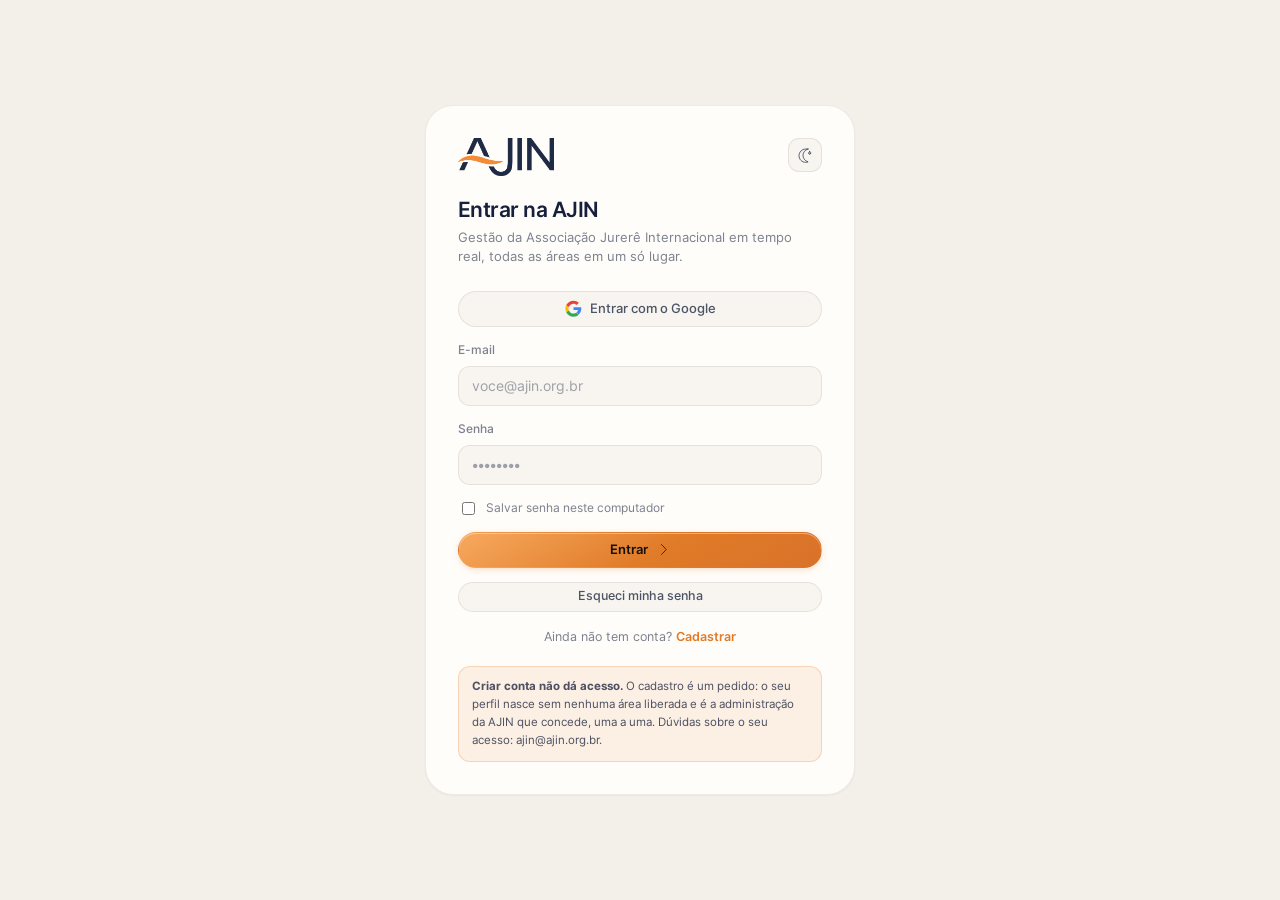
<file: app/index.html>
<!doctype html>
<meta charset="utf-8" />
<title>AJIN</title>
<meta name="robots" content="noindex" />
<meta http-equiv="refresh" content="0; url=/preview/app/" />
<link rel="canonical" href="https://www.ajin.org.br/preview/app/" />
<script>location.replace('/preview/app/' + location.search + location.hash)</script>
<p style="font:16px system-ui;padding:2rem">
  O app da AJIN mudou de endereço.
  <a href="/preview/app/">Abrir o app</a>.
</p>
</file>
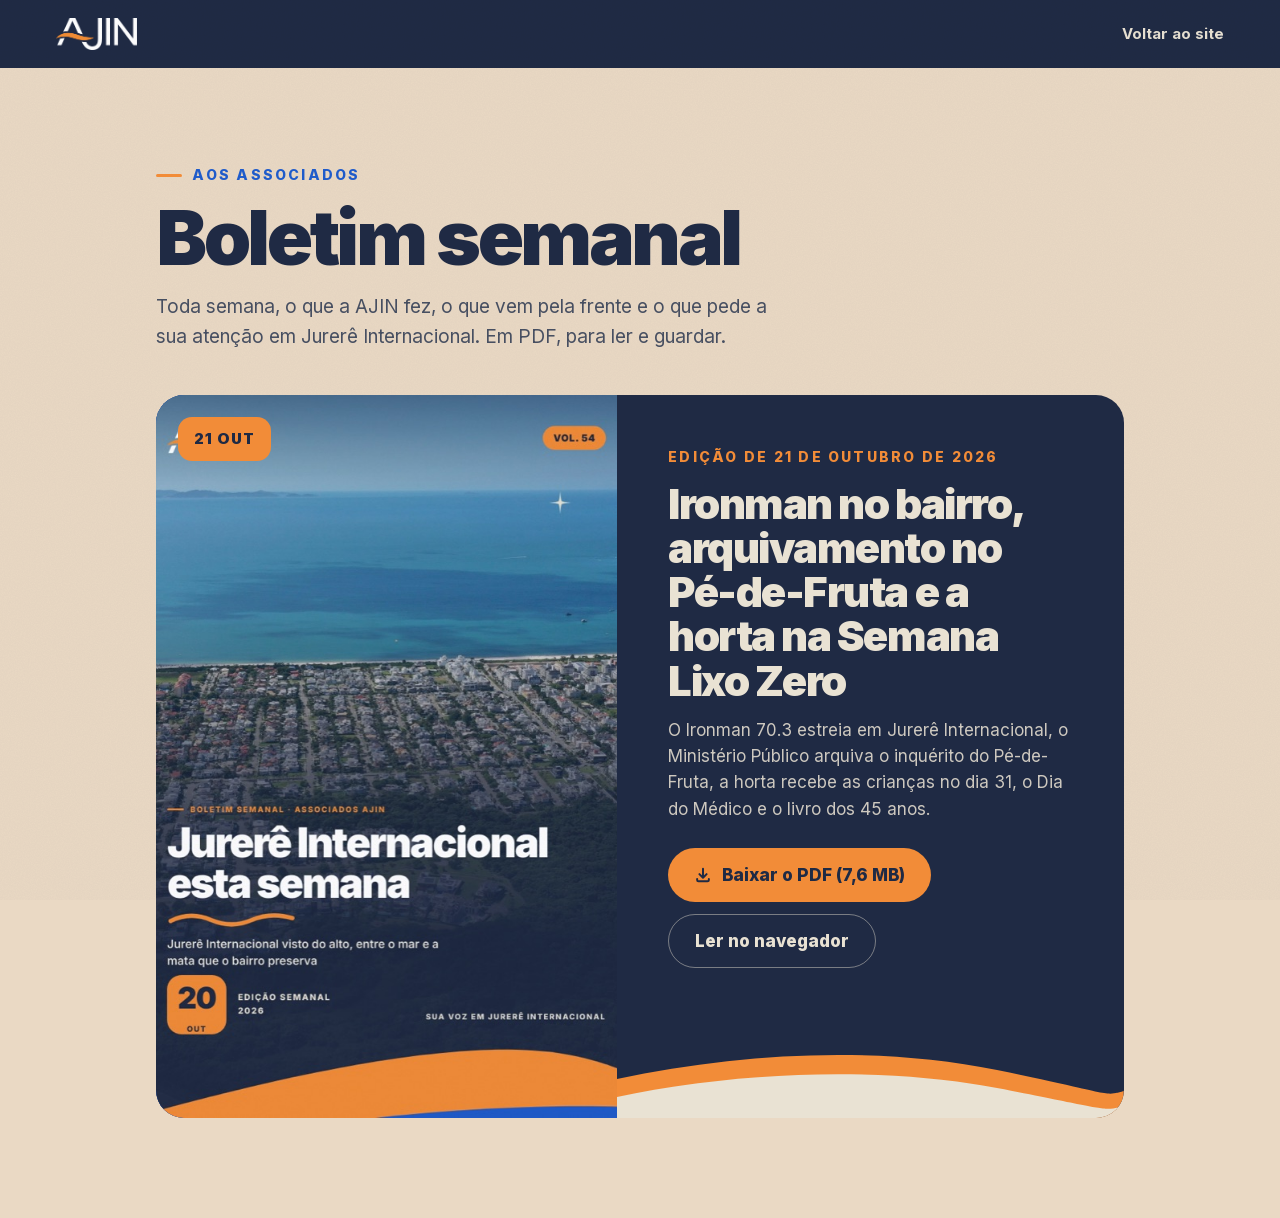
<file: boletim/index.html>
<!doctype html>
<html lang="pt-BR">
<head>
<meta charset="utf-8" />
<meta name="viewport" content="width=device-width, initial-scale=1, viewport-fit=cover" />
<title>Boletim semanal | AJIN</title>
<meta name="description" content="O boletim semanal da AJIN para os associados de Jurerê Internacional, em PDF, para ler e guardar." />
<meta name="theme-color" content="#1f2a44" />
<link rel="canonical" href="https://www.ajin.org.br/boletim/" />
<link rel="icon" type="image/png" sizes="32x32" href="../marca/icone-32.png" />
<link rel="apple-touch-icon" href="../marca/icone-180.png" />
<link rel="preload" href="../fontes/inter-latin.woff2" as="font" type="font/woff2" crossorigin />
<style>
  /* Boletim semanal: a edição mais recente em destaque, na placa navy da
     marca, e as anteriores em lista. Os dados vêm de boletins.json, nesta mesma
     pasta, atualizado a cada edição aprovada junto com o PDF em pdf/, a capa em
     capas/ e a cópia boletim-semanal.pdf (o link fixo do botão do site). */
  @font-face { font-family: 'Inter'; font-weight: 400 900; font-display: swap; src: url('../fontes/inter-latin.woff2') format('woff2'); }
  :root {
    --navy: #1f2a44; --mar: #1f5bca; --onda: #f28c38; --areia: #e9e2d3;
    --papel: color-mix(in srgb, var(--areia) 90%, var(--onda));
    --areia-clara: color-mix(in srgb, var(--areia) 55%, #fff);
    --fraco: color-mix(in srgb, var(--navy) 80%, var(--areia));
    --linha: color-mix(in srgb, var(--navy) 16%, transparent);
    --textura: url("data:image/svg+xml,%3Csvg xmlns='http://www.w3.org/2000/svg' width='240' height='240'%3E%3Cfilter id='n'%3E%3CfeTurbulence type='fractalNoise' baseFrequency='.85' numOctaves='3' stitchTiles='stitch'/%3E%3CfeColorMatrix values='0 0 0 0 .12 0 0 0 0 .16 0 0 0 0 .27 0 0 0 .55 0'/%3E%3C/filter%3E%3Crect width='100%25' height='100%25' filter='url(%23n)'/%3E%3C/svg%3E");
  }
  * { box-sizing: border-box; }
  body { margin: 0; background: var(--papel); color: var(--navy); font-family: 'Inter', system-ui, sans-serif; font-size: 17px; line-height: 1.55; }
  body::before { content: ''; position: fixed; inset: 0; background: var(--textura); opacity: 0.09; pointer-events: none; mix-blend-mode: multiply; }
  a { color: inherit; }
  .topo { display: flex; align-items: center; justify-content: space-between; gap: 16px; padding: 18px clamp(16px, 4.4vw, 64px); background: var(--navy); }
  .topo img { display: block; height: 32px; width: auto; }
  .topo a.voltar { color: var(--areia); font-weight: 700; font-size: 15px; text-decoration: none; }
  main { max-width: 1080px; margin: 0 auto; padding: clamp(40px, 7vw, 90px) clamp(16px, 4.4vw, 64px) 100px; position: relative; }
  .rotulo { display: inline-flex; align-items: center; gap: 10px; font-size: 14px; font-weight: 800; letter-spacing: 0.16em; text-transform: uppercase; color: var(--mar); }
  .rotulo::before { content: ''; width: 26px; height: 3px; border-radius: 3px; background: var(--onda); }
  h1 { margin: 14px 0 0; font-size: clamp(40px, 7vw, 76px); font-weight: 900; line-height: 0.98; letter-spacing: -0.045em; }
  .intro { margin: 18px 0 0; max-width: 52ch; font-size: 19px; color: var(--fraco); }

  .placa { position: relative; margin-top: 44px; display: grid; grid-template-columns: minmax(0, 1fr) minmax(0, 1.1fr); gap: 0; border-radius: 28px; overflow: hidden; background: var(--navy); color: var(--areia); isolation: isolate; }
  .placa__foto { position: relative; min-height: 340px; background: var(--mar); }
  .placa__foto img { position: absolute; inset: 0; width: 100%; height: 100%; object-fit: cover; }
  .placa__vol { position: absolute; left: 22px; top: 22px; padding: 10px 16px; border-radius: 14px; background: var(--onda); color: var(--navy); font-weight: 900; font-size: 15px; letter-spacing: 0.06em; }
  .placa__texto { position: relative; padding: clamp(28px, 4vw, 52px) clamp(24px, 4vw, 52px) clamp(110px, 12vw, 150px); }
  .placa__texto small { display: block; font-size: 14px; font-weight: 800; letter-spacing: 0.16em; text-transform: uppercase; color: var(--onda); }
  .placa__texto h2 { margin: 14px 0 0; font-size: clamp(28px, 3.6vw, 42px); font-weight: 900; line-height: 1.05; letter-spacing: -0.035em; }
  .placa__texto p { margin: 14px 0 0; color: color-mix(in srgb, var(--areia) 86%, var(--navy)); }
  .botao { display: inline-flex; align-items: center; gap: 10px; min-height: 54px; margin-top: 26px; padding: 0 26px; border-radius: 100px; background: var(--onda); color: var(--navy); font-weight: 800; font-size: 17px; text-decoration: none; }
  .acoes { display: flex; flex-wrap: wrap; gap: 12px; margin-top: 26px; }
  .acoes .botao { margin-top: 0; }
  .botao svg { width: 18px; height: 18px; fill: none; stroke: currentColor; stroke-width: 2.2; stroke-linecap: round; stroke-linejoin: round; }
  .botao--linha { background: transparent; color: var(--areia); border: 1.5px solid color-mix(in srgb, var(--areia) 45%, transparent); }
  .placa__curva { position: absolute; left: 0; right: 0; bottom: 0; width: 100%; height: 90px; z-index: -1; }

  h3 { margin: 64px 0 18px; font-size: 26px; font-weight: 900; letter-spacing: -0.03em; }
  .lista { display: grid; grid-template-columns: repeat(auto-fill, minmax(230px, 1fr)); gap: 14px; }
  .edicao { display: grid; gap: 4px; padding: 18px 20px; border-radius: 18px; background: var(--areia-clara); border: 1.5px solid var(--linha); text-decoration: none; }
  .edicao b { font-size: 15px; letter-spacing: 0.08em; text-transform: uppercase; color: var(--mar); }
  .edicao span { font-weight: 700; line-height: 1.3; }
  .edicao em { font-style: normal; font-size: 15px; color: var(--fraco); }
  .edicao:hover { border-color: var(--navy); }
  .vazio { margin-top: 40px; padding: 30px; border-radius: 22px; border: 1.5px dashed var(--linha); color: var(--fraco); max-width: 640px; }
  .vazio a { font-weight: 700; }
  @media (max-width: 760px) { .placa { grid-template-columns: 1fr; } .placa__foto { min-height: 240px; } }
</style>
</head>
<body>
  <header class="topo">
    <a href="../"><img src="../marca/ajin-branco.png" alt="AJIN, página inicial" width="81" height="32" /></a>
    <a class="voltar" href="../">Voltar ao site</a>
  </header>
  <main>
    <span class="rotulo">Aos associados</span>
    <h1>Boletim semanal</h1>
    <p class="intro">Toda semana, o que a AJIN fez, o que vem pela frente e o que pede a sua atenção em Jurerê Internacional. Em PDF, para ler e guardar.</p>
    <div id="boletins" aria-live="polite"></div>
  </main>
<script>
  {
    /* lista das edições aprovadas, nesta mesma pasta */
    const URL_LISTA = 'boletins.json'
    const MESES = ['janeiro', 'fevereiro', 'março', 'abril', 'maio', 'junho', 'julho', 'agosto', 'setembro', 'outubro', 'novembro', 'dezembro']
    const quando = (iso) => { const d = new Date(iso + 'T12:00:00'); return isNaN(d) ? '' : `${d.getDate()} de ${MESES[d.getMonth()]} de ${d.getFullYear()}` }
    const curta = (iso) => { const d = new Date(iso + 'T12:00:00'); return isNaN(d) ? '' : `${d.getDate()} ${MESES[d.getMonth()].slice(0, 3).toUpperCase()}` }
    const esc = (s) => String(s ?? '').replace(/[&<>"]/g, (c) => ({ '&': '&amp;', '<': '&lt;', '>': '&gt;', '"': '&quot;' }[c]))
    const alvo = document.getElementById('boletins')
    const vazio = () => { alvo.innerHTML = '<div class="vazio">As edições publicadas aparecem aqui. Enquanto isso, o boletim chega toda semana pelo grupo de WhatsApp dos associados. Para entrar no grupo, <a href="https://wa.me/5548999497419">fale com a AJIN</a>.</div>' }
    fetch(URL_LISTA, { cache: 'no-cache' })
      .then((r) => r.ok ? r.json() : [])
      .then((lista) => {
        if (!lista.length) return vazio()
        const [ultimo, ...antes] = lista
        alvo.innerHTML = `
          <article class="placa">
            <div class="placa__foto">${ultimo.capa ? `<img src="${esc(ultimo.capa)}" alt="Capa do boletim semanal de ${esc(quando(ultimo.data))}" />` : ''}<span class="placa__vol">${esc(curta(ultimo.data))}</span></div>
            <div class="placa__texto">
              <small>Edição de ${esc(quando(ultimo.data))}</small>
              <h2>${esc(ultimo.titulo)}</h2>
              ${ultimo.chamada ? `<p>${esc(ultimo.chamada)}</p>` : ''}
              <div class="acoes"><a class="botao" href="${esc(ultimo.pdf)}" download="Boletim-AJIN-${esc(ultimo.data)}.pdf"><svg viewBox="0 0 20 20" aria-hidden="true"><path d="M10 3v10m0 0 4-4m-4 4-4-4"/><path d="M3.5 14.5v1A1.5 1.5 0 0 0 5 17h10a1.5 1.5 0 0 0 1.5-1.5v-1"/></svg>Baixar o PDF${ultimo.tamanho ? ` (${esc(ultimo.tamanho)})` : ''}</a><a class="botao botao--linha" href="${esc(ultimo.pdf)}" target="_blank" rel="noopener">Ler no navegador</a></div>
              <svg class="placa__curva" viewBox="0 0 1200 300" preserveAspectRatio="none" aria-hidden="true"><path fill="#f28c38" d="M0 170 C 300 80, 620 60, 900 140 S 1150 230, 1200 210 V300 H0z"/><path fill="#e9e2d3" d="M0 230 C 300 140, 640 130, 900 200 S 1150 280, 1200 260 V300 H0z"/></svg>
            </div>
          </article>
          ${antes.length ? `<h3>Edições anteriores</h3><div class="lista">${antes.map((b) => `<a class="edicao" href="${esc(b.pdf)}" target="_blank" rel="noopener"><b>${esc(quando(b.data))}</b><span>${esc(b.titulo)}</span></a>`).join('')}</div>` : ''}`
      })
      .catch(vazio)
  }
</script>
</body>
</html>
</file>
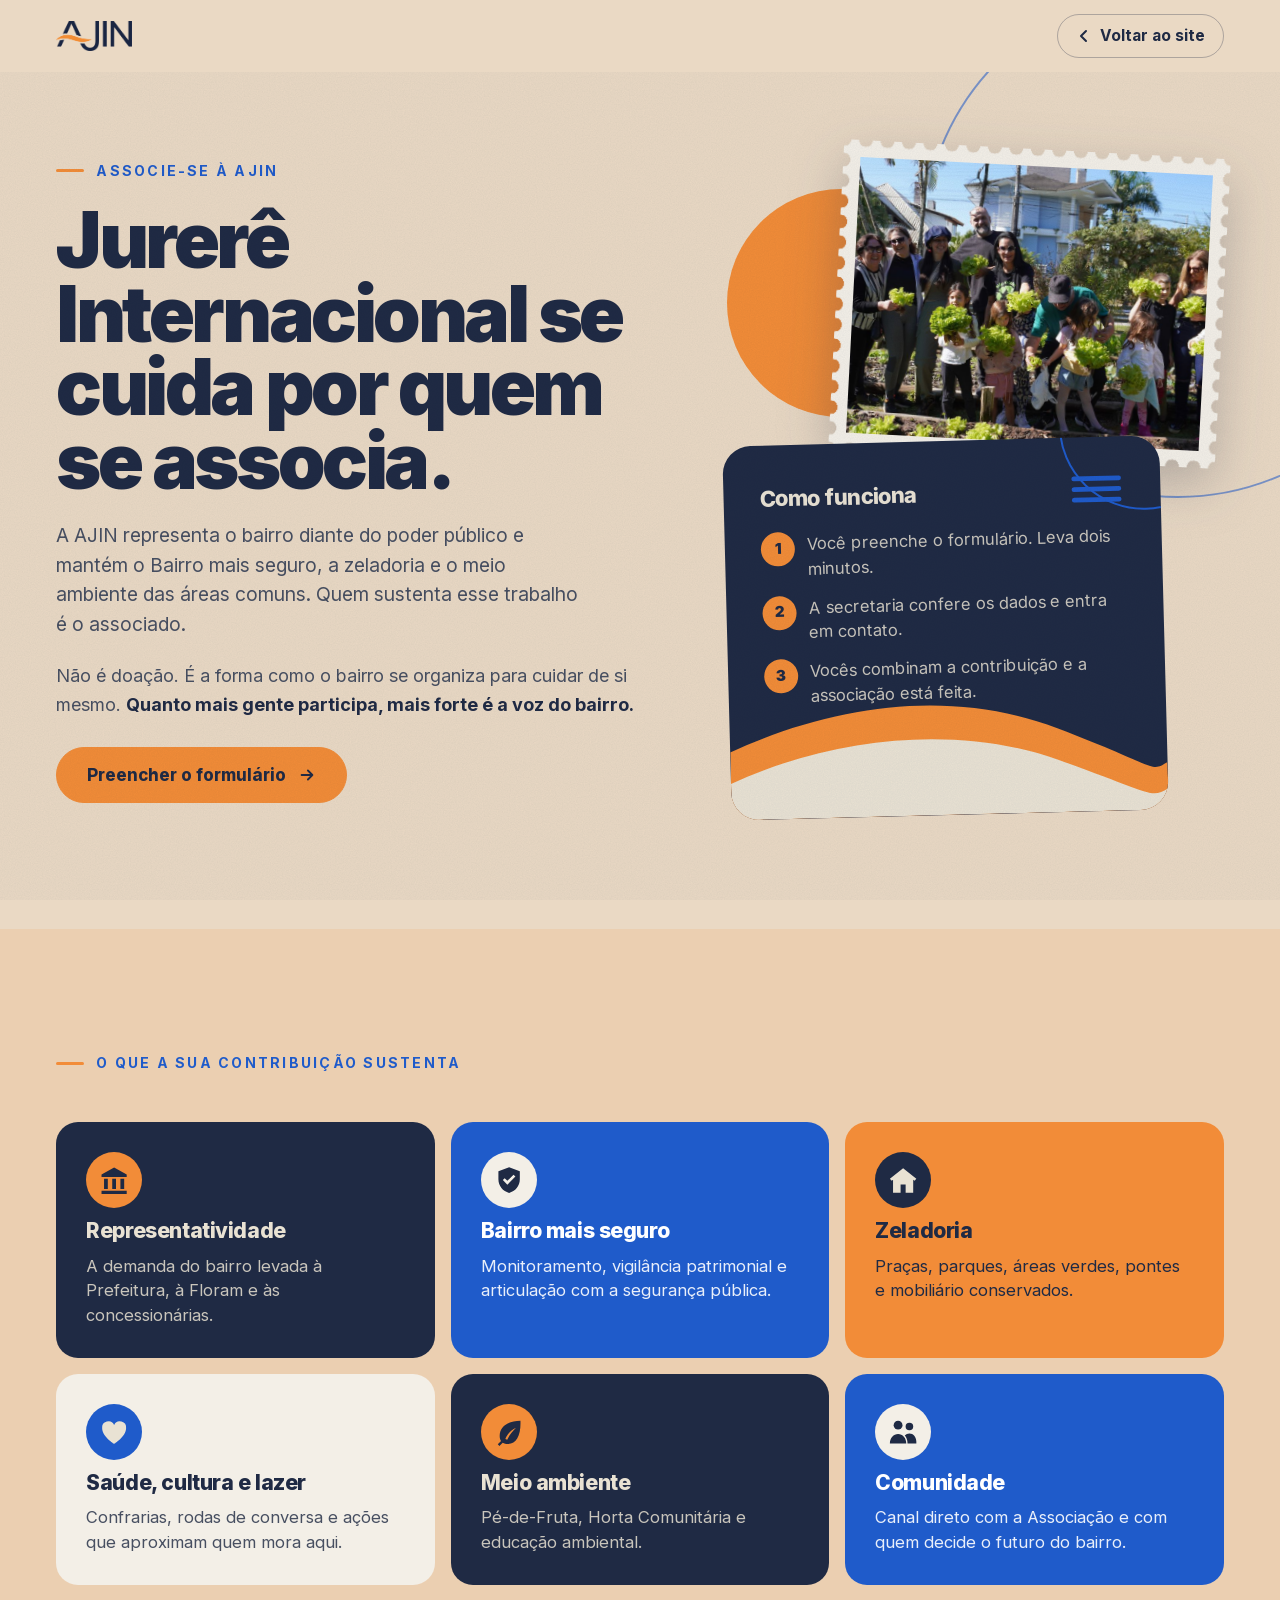
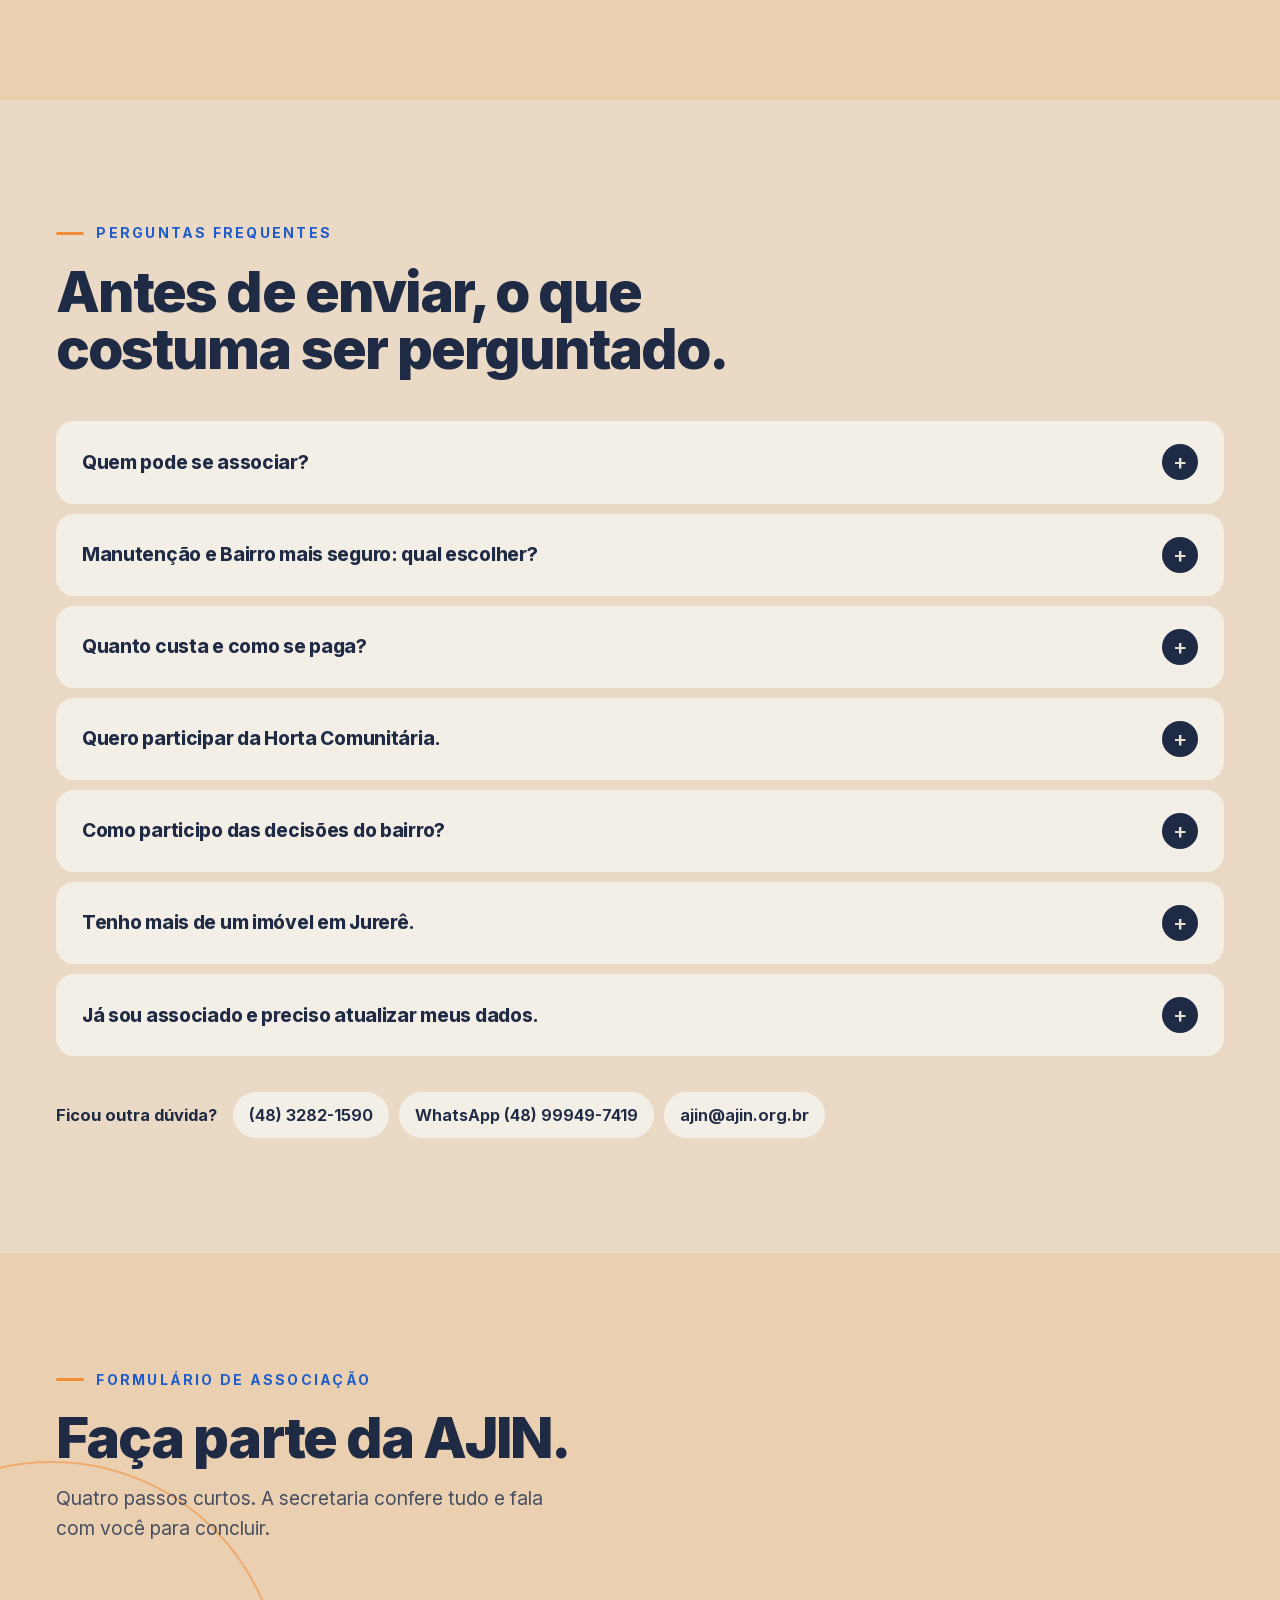
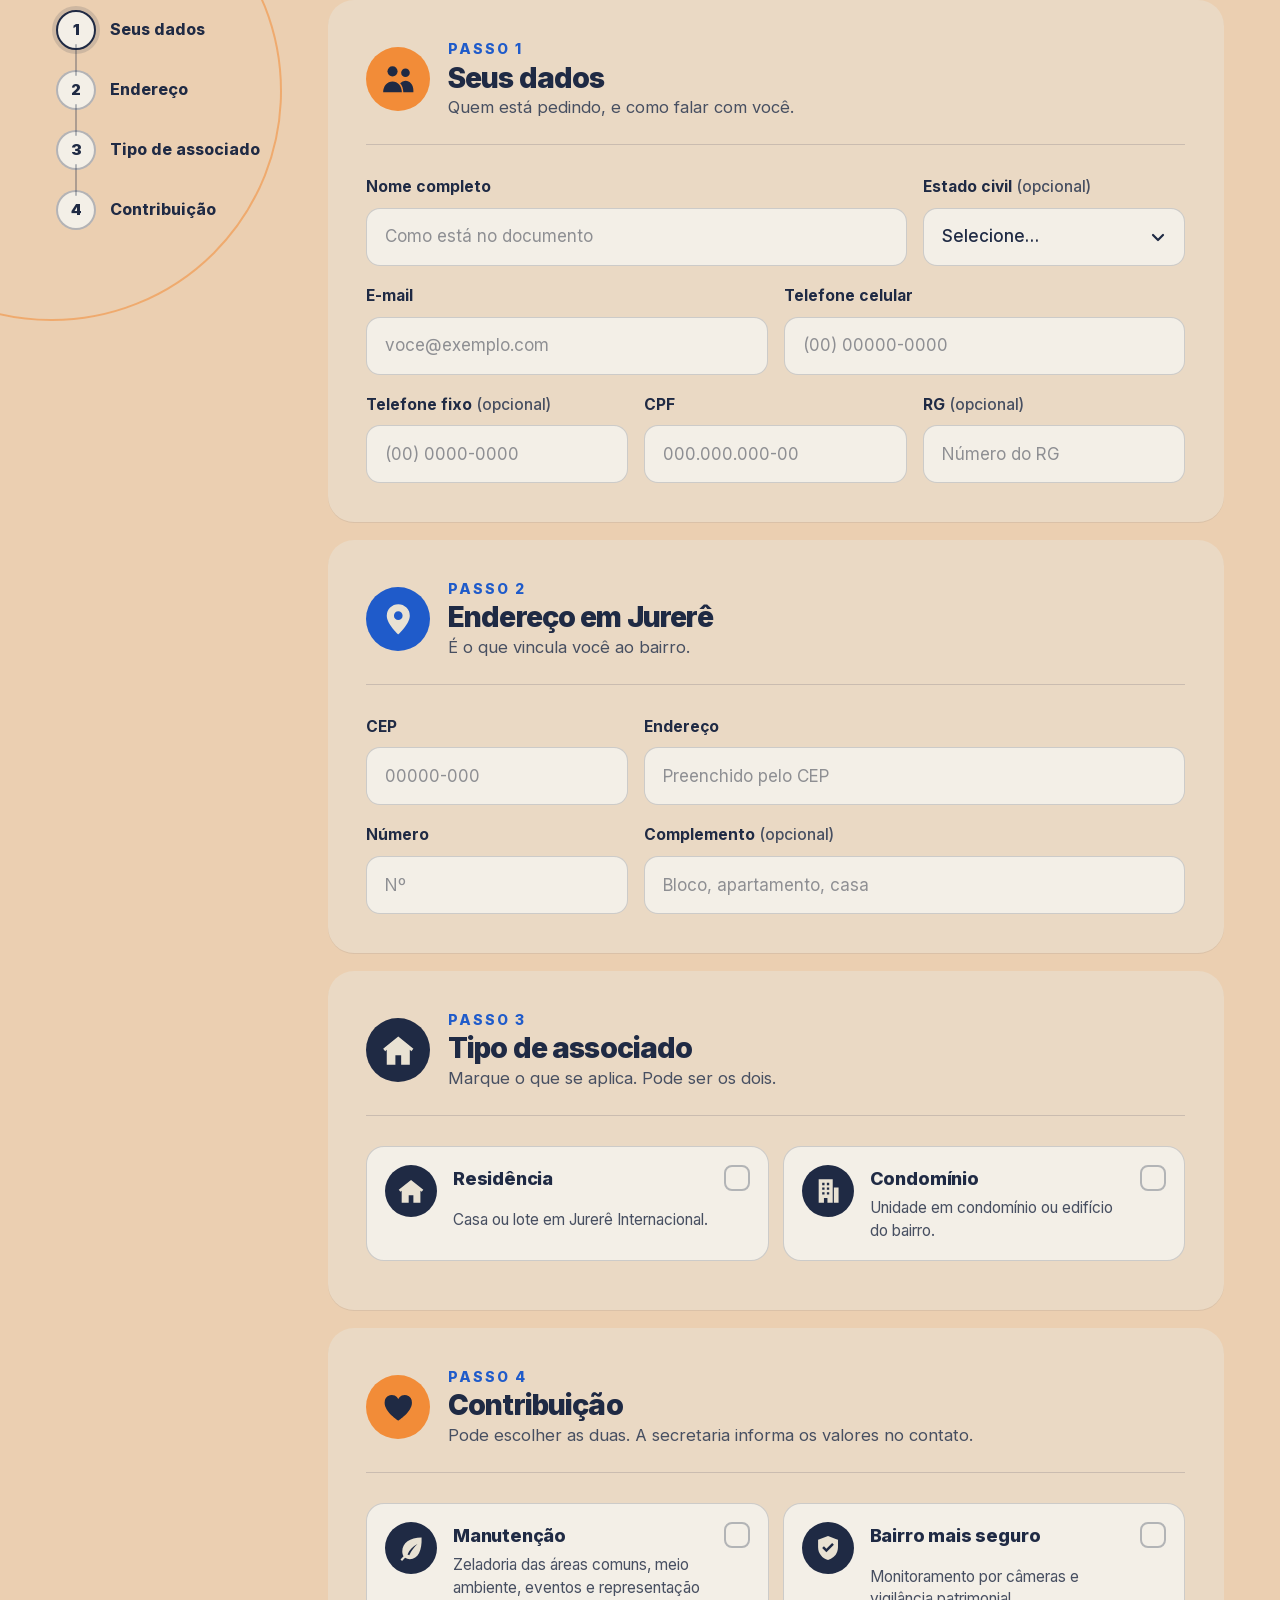
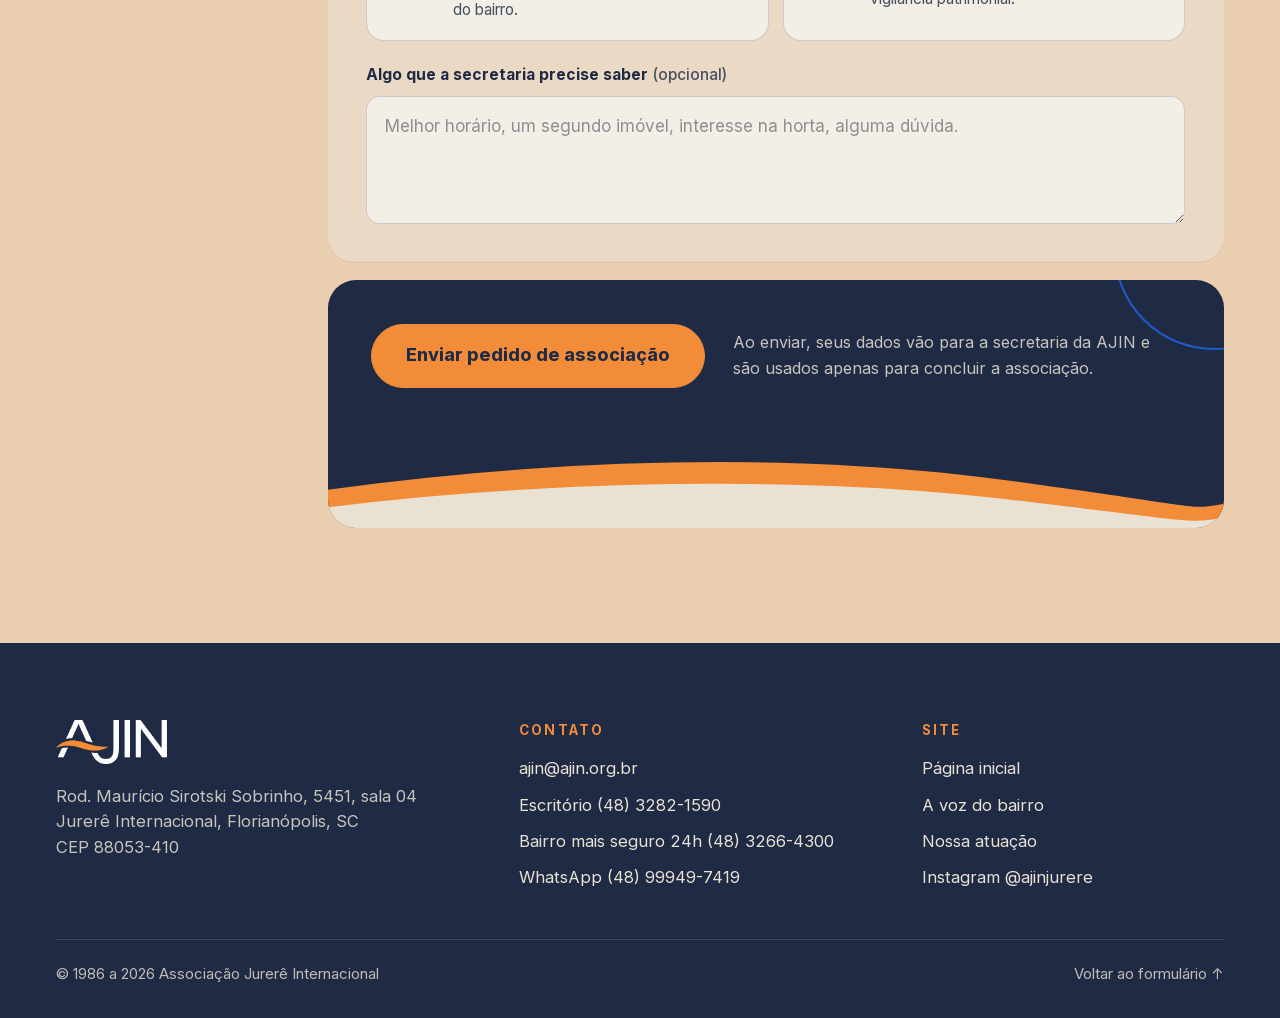
<file: cadastro/index.html>
<!doctype html>
<html lang="pt-BR">
<head>
<meta charset="utf-8" />
<meta name="viewport" content="width=device-width, initial-scale=1, viewport-fit=cover" />
<title>Associe-se à AJIN | Associação Jurerê Internacional</title>
<meta name="description" content="Formulário de associação da AJIN. Preencha seus dados e a secretaria entra em contato para concluir a associação." />
<meta name="theme-color" content="#1f2a44" />
<link rel="canonical" href="https://www.ajin.org.br/cadastro/" />
<link rel="icon" type="image/png" sizes="32x32" href="../marca/icone-32.png" />
<link rel="icon" type="image/png" sizes="48x48" href="../marca/icone-48.png" />
<link rel="icon" type="image/png" sizes="512x512" href="../marca/icone-512.png" />
<link rel="apple-touch-icon" href="../marca/icone-180.png" />
<link rel="preload" href="../fontes/inter-latin.woff2" as="font" type="font/woff2" crossorigin />

<style>
  /* ===================================================================
     Associe-se à AJIN.

     Mesmo conceito do site: chão de areia aquecida com grão de papel,
     elementos das peças da marca (curva de areia, arco laranja, três
     traços, selo postal) e tipografia Inter, grande e pesada.

     O formulário é o centro: cada grupo vira um cartão com o ícone da marca,
     os campos são grandes e quentes, e um trilho ao lado mostra o avanço.

     O envio vai direto para a tabela `cadastros` no Supabase, que a seção
     Escritório do app lê. A chave publicável fica visível no código porque é
     pública por natureza: a RLS deixa esta página *escrever* e não deixa
     ninguém anônimo *ler* o que foi escrito.
     =================================================================== */
  @font-face { font-family: 'Inter'; font-style: normal; font-weight: 400 900; font-display: swap; src: url('../fontes/inter-latin.woff2') format('woff2'); }

  :root {
    --navy:  #1f2a44;
    --mar:   #1f5bca;
    --onda:  #f28c38;
    --areia: #e9e2d3;
    --branco: #ffffff;
    --erro: #b23a22;

    --papel: color-mix(in srgb, var(--areia) 90%, var(--onda));
    --duna:  color-mix(in srgb, var(--areia) 78%, var(--onda));
    --areia-clara: color-mix(in srgb, var(--areia) 55%, var(--branco));
    --areia-funda: color-mix(in srgb, var(--areia) 82%, var(--navy));

    --tinta: var(--navy);
    --fraco: color-mix(in srgb, var(--navy) 80%, var(--areia));
    --linha: color-mix(in srgb, var(--navy) 16%, transparent);
    --linha-forte: color-mix(in srgb, var(--navy) 30%, transparent);

    --caixa: 1180px;
    --lado: clamp(16px, 4.4vw, 64px);
    --respiro: clamp(80px, 9vw, 140px);
    --raio: 22px;
    --entra: cubic-bezier(0.22, 1, 0.36, 1);
    --sans: 'Inter', -apple-system, BlinkMacSystemFont, 'Segoe UI', system-ui, sans-serif;
    --textura: url("data:image/svg+xml,%3Csvg xmlns='http://www.w3.org/2000/svg' width='240' height='240'%3E%3Cfilter id='n'%3E%3CfeTurbulence type='fractalNoise' baseFrequency='.85' numOctaves='3' stitchTiles='stitch'/%3E%3CfeColorMatrix values='0 0 0 0 .12 0 0 0 0 .16 0 0 0 0 .27 0 0 0 .55 0'/%3E%3C/filter%3E%3Crect width='100%25' height='100%25' filter='url(%23n)'/%3E%3C/svg%3E");
  }
  .escuro {
    background: var(--navy); color: var(--areia);
    --tinta: var(--areia);
    --fraco: color-mix(in srgb, var(--areia) 82%, var(--navy));
    --linha: color-mix(in srgb, var(--areia) 16%, transparent);
    --linha-forte: color-mix(in srgb, var(--areia) 32%, transparent);
  }

  * { box-sizing: border-box; }
  html { scroll-behavior: smooth; -webkit-text-size-adjust: 100%; }
  body { margin: 0; background: var(--papel); color: var(--tinta); font-family: var(--sans); font-size: 18px; line-height: 1.6; -webkit-font-smoothing: antialiased; overflow-x: clip; }
  body::after { content: ''; position: fixed; inset: 0; z-index: 45; background-image: var(--textura); background-size: 240px; opacity: 0.16; mix-blend-mode: multiply; pointer-events: none; }
  a { color: inherit; }
  img { max-width: 100%; display: block; }
  svg { display: block; }
  ::selection { background: var(--onda); color: var(--navy); }
  button { font: inherit; cursor: pointer; }
  :focus-visible { outline: 2px solid var(--navy); outline-offset: 3px; border-radius: 6px; }
  .escuro :focus-visible { outline-color: var(--onda); }

  h1, h2, h3 { margin: 0; text-wrap: balance; letter-spacing: -0.035em; }
  .t-capa  { font-size: clamp(42px, 6vw, 88px); font-weight: 900; line-height: 0.96; letter-spacing: -0.045em; }
  .t-secao { font-size: clamp(34px, 4.4vw, 64px); font-weight: 850; line-height: 1.02; }
  .lead { font-size: clamp(19px, 1.5vw, 22px); line-height: 1.55; color: var(--fraco); max-width: 44ch; margin: 0; text-wrap: pretty; }
  .corpo { color: var(--fraco); max-width: 56ch; margin: 0; text-wrap: pretty; }
  .corpo b { color: var(--tinta); font-weight: 700; }
  .rotulo { display: inline-flex; align-items: center; gap: 12px; font-size: 14px; font-weight: 700; letter-spacing: 0.16em; text-transform: uppercase; color: var(--mar); }
  .rotulo::before { content: ''; width: 28px; height: 3px; border-radius: 3px; background: var(--onda); }
  .escuro .rotulo { color: var(--onda); }

  .caixa { max-width: var(--caixa); margin-inline: auto; width: 100%; position: relative; }
  section { padding: var(--respiro) var(--lado); position: relative; }

  .btn { display: inline-flex; align-items: center; justify-content: center; gap: 12px; min-height: 56px; padding: 0 30px; border-radius: 100px; font-size: 17px; font-weight: 750; text-decoration: none; background: var(--onda); color: var(--navy); border: 1.5px solid var(--onda); transition: transform 0.18s var(--entra), background-color 0.3s var(--entra), border-color 0.3s var(--entra); }
  .btn svg { width: 18px; height: 18px; fill: none; stroke: currentColor; stroke-width: 2; stroke-linecap: round; stroke-linejoin: round; transition: transform 0.35s var(--entra); }
  .btn:hover svg { transform: translateX(4px); }
  .btn:active { transform: scale(0.97); }
  .btn:disabled { opacity: 0.6; cursor: default; }
  .btn--linha { background: transparent; color: var(--tinta); border-color: var(--linha-forte); }
  .btn--linha:hover { border-color: var(--tinta); }

  [data-revela] { opacity: 0; transform: translateY(50px); transition: opacity 0.9s var(--entra), transform 0.9s var(--entra); }
  [data-revela][data-visivel] { opacity: 1; transform: none; }
  @keyframes gira { to { transform: rotate(360deg) } }
  @keyframes girando { to { transform: rotate(360deg) } }
  @keyframes pulso { 0% { transform: scale(0.92); opacity: 0.8; } 100% { transform: scale(1.4); opacity: 0; } }

  /* elementos da marca */
  .tracos { width: 44px; height: 26px; color: var(--mar); }
  .arco { position: absolute; border-radius: 50%; border: 2px solid var(--mar); pointer-events: none; opacity: 0.55; }
  .icone { width: 56px; height: 56px; border-radius: 50%; display: grid; place-items: center; flex: none; }
  .icone svg { width: 54%; height: 54%; fill: currentColor; }
  .icone--mar { background: var(--mar); color: var(--areia); }
  .icone--onda { background: var(--onda); color: var(--navy); }
  .icone--navy { background: var(--navy); color: var(--areia); }
  .icone--areia { background: var(--areia-clara); color: var(--navy); }
  .selo-postal { --r: 7px; padding: calc(var(--r) * 2.4); background: var(--areia-clara);
    -webkit-mask: radial-gradient(var(--r), #0000 97%, #000) round calc(-1.5 * var(--r)) calc(-1.5 * var(--r)) / calc(3 * var(--r)) calc(3 * var(--r)), linear-gradient(#000 0 0) no-repeat 50% / calc(100% - 3 * var(--r)) calc(100% - 3 * var(--r));
            mask: radial-gradient(var(--r), #0000 97%, #000) round calc(-1.5 * var(--r)) calc(-1.5 * var(--r)) / calc(3 * var(--r)) calc(3 * var(--r)), linear-gradient(#000 0 0) no-repeat 50% / calc(100% - 3 * var(--r)) calc(100% - 3 * var(--r)); }
  .selo-postal img { width: 100%; height: 100%; object-fit: cover; }
  .sombra { filter: drop-shadow(0 18px 26px color-mix(in srgb, var(--navy) 28%, transparent)); }
  .placa { position: relative; border-radius: calc(var(--raio) + 6px); background: var(--navy); color: var(--areia); overflow: hidden; isolation: isolate; --tinta: var(--areia); --fraco: color-mix(in srgb, var(--areia) 84%, var(--navy)); }
  .placa__fundo { position: absolute; left: 0; right: 0; bottom: 0; width: 100%; height: 42%; z-index: -1; }
  .placa__fundo .areia { fill: var(--areia); }
  .placa__fundo .sol { fill: var(--onda); }
  .placa__circulo { position: absolute; width: clamp(160px, 20vw, 280px); aspect-ratio: 1; right: -6%; top: -22%; border-radius: 50%; border: 2px solid var(--mar); z-index: -1; }
  .passos-placa .placa__circulo { width: 170px; right: -70px; top: -96px; }
  .enviar .placa__circulo { width: 200px; right: -90px; top: -130px; }
  .pronto .placa__circulo { right: -90px; top: -120px; }
  .placa > .tracos { position: absolute; right: clamp(22px, 3vw, 40px); top: clamp(22px, 3vw, 36px); width: 52px; height: 32px; }

  /* =====================  BARRA  ===================== */
  .barra { position: sticky; top: 0; z-index: 50; display: flex; align-items: center; justify-content: space-between; gap: 18px; height: 72px; padding: 0 var(--lado); background: var(--papel); transition: box-shadow 0.4s var(--entra); }
  .barra[data-rolou] { box-shadow: 0 1px 0 var(--linha); }
  .barra__marca { height: 30px; width: auto; max-width: none; flex: none; }
  .voltar { display: inline-flex; align-items: center; gap: 8px; min-height: 44px; padding: 0 18px; border-radius: 100px; border: 1px solid var(--linha-forte); font-size: 15.5px; font-weight: 700; text-decoration: none; transition: border-color 0.25s; }
  .voltar:hover { border-color: var(--navy); }
  .voltar svg { width: 16px; height: 16px; }

  /* =====================  CONVITE  ===================== */
  .capa { padding-top: clamp(48px, 6vw, 90px); overflow: hidden; }
  .capa .arco { width: clamp(380px, 40vw, 600px); aspect-ratio: 1; right: -12vw; top: -10%; }
  .capa__par { display: grid; grid-template-columns: minmax(0, 1.1fr) minmax(0, 0.9fr); gap: clamp(36px, 5vw, 80px); align-items: center; }
  .capa__texto { display: grid; gap: 22px; }
  .capa__acoes { display: flex; flex-wrap: wrap; gap: 12px; margin-top: 6px; }
  .capa__lado { position: relative; display: grid; gap: 22px; isolation: isolate; }
  .capa__foto { width: 78%; justify-self: end; rotate: 3deg; margin: 0; }
  .capa__foto .selo-postal { aspect-ratio: 5 / 4; }
  .capa__sol { position: absolute; width: 46%; aspect-ratio: 1; border-radius: 50%; background: var(--onda); left: 0; top: 6%; z-index: -1; }
  .passos-placa { padding: clamp(26px, 3vw, 36px) clamp(24px, 3vw, 36px) clamp(80px, 9vw, 110px); margin-top: -40px; margin-right: 12%; rotate: -1.5deg; }
  .passos-placa h3 { font-size: 22px; font-weight: 800; margin-bottom: 16px; }
  .passos { display: grid; gap: 14px; margin: 0; padding: 0; list-style: none; }
  .passos li { display: grid; grid-template-columns: 34px 1fr; gap: 12px; align-items: start; font-size: 16.5px; line-height: 1.5; color: var(--fraco); }
  .passos b { width: 34px; height: 34px; border-radius: 50%; background: var(--onda); color: var(--navy); font-size: 15px; font-weight: 900; display: grid; place-items: center; }
  @media (max-width: 940px) { .capa__par { grid-template-columns: 1fr; } .passos-placa { margin-right: 0; } .capa .arco { top: auto; bottom: 4%; right: -50vw; } }

  /* =====================  O QUE SUSTENTA  ===================== */
  .sustenta-bloco { background: var(--duna); }
  .sustenta { display: grid; grid-template-columns: repeat(3, minmax(0, 1fr)); gap: 16px; margin-top: clamp(32px, 4vw, 48px); }
  .sustenta > div { padding: clamp(22px, 2.4vw, 30px); border-radius: var(--raio); display: grid; gap: 10px; align-content: start; transition: transform 0.5s var(--entra); }
  .sustenta > div:hover { transform: translateY(-5px) rotate(-0.5deg); }
  .sustenta b { font-size: 21px; font-weight: 800; letter-spacing: -0.02em; line-height: 1.2; }
  .sustenta span:not(.icone) { font-size: 16.5px; line-height: 1.5; }
  .s-navy { background: var(--navy); color: var(--areia); } .s-navy span:not(.icone) { color: color-mix(in srgb, var(--areia) 84%, var(--navy)); }
  .s-mar { background: var(--mar); color: var(--branco); } .s-mar span:not(.icone) { color: color-mix(in srgb, var(--branco) 90%, var(--mar)); }
  .s-onda { background: var(--onda); color: var(--navy); }
  .s-clara { background: var(--areia-clara); color: var(--navy); } .s-clara span:not(.icone) { color: var(--fraco); }
  @media (max-width: 900px) { .sustenta { grid-template-columns: repeat(2, minmax(0, 1fr)); } }
  @media (max-width: 560px) { .sustenta { grid-template-columns: 1fr; } }

  /* =====================  PERGUNTAS  ===================== */
  .faq__lista { margin-top: clamp(30px, 3.6vw, 44px); display: grid; gap: 10px; }
  .faq details { border-radius: 18px; background: var(--areia-clara); transition: background-color 0.3s var(--entra); }
  .faq details[open] { background: var(--branco); }
  .faq summary { display: flex; align-items: center; justify-content: space-between; gap: 20px; padding: clamp(18px, 1.8vw, 24px) clamp(20px, 2vw, 28px); cursor: pointer; list-style: none; font-size: clamp(18px, 1.5vw, 21px); font-weight: 750; letter-spacing: -0.015em; }
  .faq summary::-webkit-details-marker { display: none; }
  .faq summary::after { content: '+'; flex: none; width: 36px; height: 36px; border-radius: 50%; background: var(--navy); color: var(--areia); display: grid; place-items: center; font-size: 22px; font-weight: 500; line-height: 1; transition: transform 0.4s var(--entra), background-color 0.3s; }
  .faq details[open] summary::after { transform: rotate(45deg); background: var(--onda); color: var(--navy); }
  .faq__resposta { padding: 0 clamp(20px, 2vw, 28px) clamp(20px, 2vw, 26px); font-size: 17px; line-height: 1.65; color: var(--fraco); max-width: 74ch; }
  .faq__resposta p { margin: 0 0 10px; }
  .faq__resposta p:last-child { margin-bottom: 0; }
  .faq__resposta b { color: var(--navy); }
  .faq__resposta a { color: var(--navy); font-weight: 700; }
  .faq__contato { display: flex; flex-wrap: wrap; align-items: center; gap: 10px; margin-top: clamp(26px, 3vw, 36px); font-size: 16.5px; }
  .faq__contato span { font-weight: 700; margin-right: 6px; }
  .faq__contato a { padding: 10px 16px; border-radius: 100px; background: var(--areia-clara); font-weight: 650; text-decoration: none; }
  .faq__contato a:hover { background: var(--navy); color: var(--areia); }

  /* =====================  FORMULÁRIO  ===================== */
  .form-bloco { background: var(--duna); overflow: clip; }
  .form-bloco .arco { width: clamp(340px, 36vw, 520px); aspect-ratio: 1; left: -14vw; top: 8%; border-color: var(--onda); }
  .form-cabeca { display: grid; gap: 18px; margin-bottom: clamp(36px, 4.4vw, 56px); max-width: 760px; }
  .form-grade { display: grid; grid-template-columns: 220px minmax(0, 1fr); gap: clamp(28px, 4vw, 56px); align-items: start; }
  @media (max-width: 980px) { .form-grade { grid-template-columns: 1fr; } .trilho-passos { display: none; } }

  /* trilho: os quatro passos e o quanto já foi preenchido */
  .trilho-passos { position: sticky; top: 104px; display: grid; gap: 0; padding: 0; margin: 0; list-style: none; }
  .trilho-passos li { position: relative; display: grid; grid-template-columns: 40px 1fr; gap: 14px; align-items: center; padding: 10px 0; }
  .trilho-passos li + li::before { content: ''; position: absolute; left: 19px; top: -16px; height: 32px; width: 2px; border-radius: 2px; background: var(--linha-forte); }
  .trilho-passos li[data-feito] + li::before { background: var(--onda); }
  .trilho-passos a { display: contents; text-decoration: none; }
  .trilho-passos .n { width: 40px; height: 40px; border-radius: 50%; display: grid; place-items: center; font-size: 15px; font-weight: 900; background: var(--areia-clara); color: var(--navy); border: 2px solid var(--linha-forte); transition: background-color 0.4s var(--entra), border-color 0.4s var(--entra), color 0.4s var(--entra); }
  .trilho-passos .n svg { width: 18px; height: 18px; fill: none; stroke: currentColor; stroke-width: 3; stroke-linecap: round; stroke-linejoin: round; display: none; }
  .trilho-passos li[data-feito] .n { background: var(--onda); border-color: var(--onda); }
  .trilho-passos li[data-feito] .n span { display: none; }
  .trilho-passos li[data-feito] .n svg { display: block; }
  .trilho-passos li[data-aqui] .n { border-color: var(--navy); box-shadow: 0 0 0 4px color-mix(in srgb, var(--navy) 14%, transparent); }
  .trilho-passos b { font-size: 16px; font-weight: 750; }

  .campos { display: grid; gap: 18px; }
  .grupo { position: relative; padding: clamp(24px, 3vw, 40px); border-radius: calc(var(--raio) + 4px); background: var(--papel); display: grid; gap: clamp(22px, 2.4vw, 30px); box-shadow: 0 1px 0 color-mix(in srgb, var(--navy) 8%, transparent); }
  .grupo__cabeca { display: grid; grid-template-columns: auto 1fr; column-gap: 18px; row-gap: 2px; align-items: center; padding-bottom: clamp(18px, 2vw, 24px); border-bottom: 1px solid var(--linha); }
  .grupo__cabeca .icone { width: 64px; height: 64px; grid-row: span 3; }
  .grupo__n { font-size: 14px; font-weight: 800; letter-spacing: 0.14em; text-transform: uppercase; color: var(--mar); }
  .grupo h2 { font-size: clamp(24px, 2.2vw, 30px); font-weight: 850; letter-spacing: -0.03em; line-height: 1.08; }
  .grupo__cabeca p { margin: 0; font-size: 16.5px; line-height: 1.5; color: var(--fraco); }
  @media (max-width: 560px) { .grupo__cabeca .icone { width: 52px; height: 52px; } }

  .linhas { display: grid; grid-template-columns: repeat(12, 1fr); gap: 18px 16px; }
  .campo { grid-column: span 12; display: flex; flex-direction: column; gap: 8px; }
  .campo--meio { grid-column: span 6; }
  .campo--terco { grid-column: span 4; }
  .campo--doisterco { grid-column: span 8; }
  @media (max-width: 620px) { .campo--meio, .campo--terco, .campo--doisterco { grid-column: span 12; } }
  .campo label { font-size: 15.5px; font-weight: 700; color: var(--navy); }
  .campo label em { font-style: normal; font-weight: 500; color: var(--fraco); }
  .campo input, .campo select, .campo textarea {
    font: inherit; font-size: 17px; font-weight: 500; color: var(--navy);
    background: var(--areia-clara); border: 1.5px solid color-mix(in srgb, var(--navy) 18%, transparent);
    border-radius: 14px; padding: 0 18px; min-height: 58px; width: 100%;
    transition: border-color 0.25s var(--entra), background-color 0.25s var(--entra), box-shadow 0.25s var(--entra);
  }
  .campo select { appearance: none; -webkit-appearance: none; padding-right: 48px; background-image: url("data:image/svg+xml,%3Csvg xmlns='http://www.w3.org/2000/svg' viewBox='0 0 20 20' fill='none' stroke='%231f2a44' stroke-width='2.2' stroke-linecap='round' stroke-linejoin='round'%3E%3Cpath d='m5 8 5 5 5-5'/%3E%3C/svg%3E"); background-repeat: no-repeat; background-position: right 16px center; background-size: 20px; }
  .campo textarea { min-height: 128px; padding: 16px 18px; resize: vertical; line-height: 1.55; }
  .campo input::placeholder, .campo textarea::placeholder { color: color-mix(in srgb, var(--navy) 45%, var(--areia)); font-weight: 400; }
  .campo input:hover, .campo select:hover, .campo textarea:hover { border-color: color-mix(in srgb, var(--navy) 34%, transparent); }
  .campo input:focus, .campo select:focus, .campo textarea:focus { outline: none; border-color: var(--navy); background-color: var(--branco); box-shadow: 0 0 0 5px color-mix(in srgb, var(--onda) 30%, transparent); }
  .campo:focus-within label { color: var(--mar); }
  .campo input:not(:placeholder-shown):not(:focus):not([aria-invalid="true"]), .campo textarea:not(:placeholder-shown):not(:focus) { background-color: var(--branco); }
  .campo input[aria-invalid="true"], .campo select[aria-invalid="true"] { border-color: var(--erro); background-color: color-mix(in srgb, var(--erro) 6%, var(--branco)); }
  .campo small { font-size: 14px; font-weight: 600; color: var(--erro); }
  .campo small:empty { display: none; }

  /* escolhas em cartão, com o ícone da marca; marcadas ficam navy */
  .escolhas { display: grid; grid-template-columns: repeat(auto-fit, minmax(230px, 1fr)); gap: 14px; }
  .escolha { position: relative; display: grid; grid-template-columns: 52px 1fr; column-gap: 16px; align-items: start; border: 1.5px solid color-mix(in srgb, var(--navy) 18%, transparent); background: var(--areia-clara); border-radius: 18px; padding: 18px 54px 18px 18px; cursor: pointer; transition: border-color 0.25s var(--entra), background-color 0.3s var(--entra), color 0.3s var(--entra), transform 0.2s var(--entra); }
  .escolha:hover { border-color: var(--navy); }
  .escolha:active { transform: scale(0.99); }
  .escolha input { position: absolute; opacity: 0; pointer-events: none; }
  .escolha__icone { grid-row: span 2; width: 52px; height: 52px; border-radius: 50%; display: grid; place-items: center; background: var(--navy); color: var(--areia); transition: background-color 0.3s, color 0.3s; }
  .escolha__icone svg { width: 54%; height: 54%; fill: currentColor; }
  .escolha b { display: block; font-size: 18px; font-weight: 800; letter-spacing: -0.01em; }
  .escolha span:not(.escolha__marca):not(.escolha__icone) { display: block; margin-top: 4px; font-size: 15.5px; line-height: 1.45; color: var(--fraco); }
  .escolha__marca { position: absolute; top: 18px; right: 18px; width: 26px; height: 26px; border-radius: 8px; border: 2px solid color-mix(in srgb, var(--navy) 30%, transparent); display: grid; place-items: center; transition: background-color 0.25s var(--entra), border-color 0.25s var(--entra); }
  .escolha__marca svg { width: 14px; height: 14px; opacity: 0; transform: scale(0.5); transition: opacity 0.25s var(--entra), transform 0.3s var(--entra); color: var(--navy); }
  .escolha:has(input:checked) { background: var(--navy); border-color: var(--navy); color: var(--areia); }
  .escolha:has(input:checked) span:not(.escolha__marca):not(.escolha__icone) { color: color-mix(in srgb, var(--areia) 84%, var(--navy)); }
  .escolha:has(input:checked) .escolha__icone { background: var(--onda); color: var(--navy); }
  .escolha:has(input:checked) .escolha__marca { background: var(--onda); border-color: var(--onda); }
  .escolha:has(input:checked) .escolha__marca svg { opacity: 1; transform: none; }
  .escolha:has(input:focus-visible) { outline: 2px solid var(--navy); outline-offset: 3px; }
  .grupo small[data-erro] { font-size: 14px !important; font-weight: 600; }

  .enviar { margin-top: 18px; padding: clamp(28px, 3.4vw, 44px) clamp(24px, 3.4vw, 44px) clamp(100px, 11vw, 140px); display: grid; grid-template-columns: auto minmax(0, 1fr); gap: 18px 28px; align-items: center; }
  .enviar .corpo { font-size: 16px; max-width: 48ch; color: color-mix(in srgb, var(--areia) 84%, var(--navy)); }
  .enviar .btn { min-height: 64px; padding: 0 34px; font-size: 18px; }
  @media (max-width: 700px) { .enviar { grid-template-columns: 1fr; } }
  .girando { width: 18px; height: 18px; border-radius: 999px; border: 2.5px solid color-mix(in srgb, var(--navy) 30%, transparent); border-top-color: var(--navy); animation: girando 0.7s linear infinite; }

  .aviso { margin-top: 16px; padding: 16px 20px; border-radius: 14px; font-size: 16px; line-height: 1.55; font-weight: 600; }
  .aviso--erro { background: color-mix(in srgb, var(--erro) 10%, var(--branco)); border: 1.5px solid color-mix(in srgb, var(--erro) 40%, transparent); color: var(--erro); }
  .aviso:not(.mostra) { display: none; }

  /* o agradecimento toma o lugar do formulário */
  .pronto { display: none; padding: clamp(32px, 5vw, 64px) clamp(28px, 5vw, 64px) clamp(110px, 12vw, 160px); }
  .pronto.mostra { display: block; }
  .pronto__selo { width: 76px; height: 76px; border-radius: 999px; background: var(--onda); color: var(--navy); display: grid; place-items: center; margin-bottom: 26px; }
  .pronto__selo svg { width: 34px; height: 34px; }
  .pronto .lead { color: color-mix(in srgb, var(--areia) 86%, var(--navy)); max-width: 52ch; }

  /* =====================  RODAPÉ  ===================== */
  .pe { padding: clamp(56px, 6vw, 88px) var(--lado) 32px; }
  .pe a { text-decoration: none; }
  .pe a:hover { color: var(--onda); }
  .pe__grade { display: grid; grid-template-columns: 1.4fr 1.2fr 1fr; gap: 40px; }
  .pe__coluna { display: grid; gap: 10px; align-content: start; font-size: 16.5px; }
  .pe__coluna > small { font-size: 13.5px; font-weight: 700; letter-spacing: 0.16em; text-transform: uppercase; color: var(--onda); margin-bottom: 4px; }
  .pe__marca { height: 44px; width: auto; max-width: none; justify-self: start; margin-bottom: 10px; }
  .pe__endereco { color: color-mix(in srgb, var(--areia) 84%, var(--navy)); line-height: 1.55; }
  .pe__fim { margin-top: 48px; padding-top: 22px; border-top: 1px solid var(--linha); display: flex; flex-wrap: wrap; justify-content: space-between; gap: 12px; font-size: 15px; color: color-mix(in srgb, var(--areia) 80%, var(--navy)); }
  @media (max-width: 860px) { .pe__grade { grid-template-columns: 1fr; } }

  @media (prefers-reduced-motion: reduce) {
    html { scroll-behavior: auto; }
    *, *::before, *::after { animation: none !important; transition: none !important; }
    [data-revela] { opacity: 1; transform: none; }
  }
</style>
</head>
<body>

<svg width="0" height="0" style="position:absolute" aria-hidden="true">
  <defs>
    <symbol id="i-folha" viewBox="0 0 24 24"><path d="M21 3C11 3 4.5 7.5 4.5 15c0 1.6.4 3 1.1 4.1L3 21.7 4.3 23l2.6-2.6c1.2.7 2.6 1.1 4.1 1.1C18 21.5 21.5 14 21 3zM9 17.5c1.5-4 4.5-7 8.5-9-3 2.8-5.3 5.8-7 9.6z"/></symbol>
    <symbol id="i-coracao" viewBox="0 0 24 24"><path d="M12 21.3S2.5 15.4 2.5 8.9A5 5 0 0 1 12 6.3a5 5 0 0 1 9.5 2.6c0 6.5-9.5 12.4-9.5 12.4z"/></symbol>
    <symbol id="i-escudo" viewBox="0 0 24 24"><path d="M12 1.8 3.5 5v6.4c0 5.3 3.6 9.6 8.5 10.8 4.9-1.2 8.5-5.5 8.5-10.8V5zM10.6 15.6 7 12l1.5-1.5 2.1 2.1 4.9-4.9L17 9.2z"/></symbol>
    <symbol id="i-predio" viewBox="0 0 24 24"><path d="M12 2 2 7.5v2h20v-2zM4 11h3v8H4zM10.5 11h3v8h-3zM17 11h3v8h-3zM2 20.5h20V23H2z"/></symbol>
    <symbol id="i-casa" viewBox="0 0 24 24"><path d="M12 2.5 1.5 11l1.4 1.6L4 11.7V22h6v-6.5h4V22h6V11.7l1.1.9 1.4-1.6z"/></symbol>
    <symbol id="i-edificio" viewBox="0 0 24 24"><path d="M4 2h12v20H4zM7 5v2h2V5zm4 0v2h2V5zM7 9v2h2V9zm4 0v2h2V9zm-4 4v2h2v-2zm4 0v2h2v-2zm-2.5 5v4h3v-4zM17 9h4v13h-4z"/></symbol>
    <symbol id="i-pessoas" viewBox="0 0 24 24"><circle cx="8" cy="6.5" r="3.5"/><circle cx="17" cy="7.5" r="3"/><path d="M1.5 21c0-4.4 2.9-7.5 6.5-7.5s6.5 3.1 6.5 7.5zM15.5 21c0-2.6-.8-4.8-2.2-6.3a5 5 0 0 1 3.7-1.7c3 0 5.5 2.7 5.5 6.6V21z"/></symbol>
    <symbol id="i-pino" viewBox="0 0 24 24"><path d="M12 1.5a8 8 0 0 0-8 8c0 5.8 8 13 8 13s8-7.2 8-13a8 8 0 0 0-8-8zm0 11a3 3 0 1 1 0-6 3 3 0 0 1 0 6z"/></symbol>
    <symbol id="i-sol" viewBox="0 0 24 24"><circle cx="12" cy="12" r="5"/><path d="M12 1.5v3M12 19.5v3M1.5 12h3M19.5 12h3M4.6 4.6l2.1 2.1M17.3 17.3l2.1 2.1M4.6 19.4l2.1-2.1M17.3 6.7l2.1-2.1" stroke="currentColor" stroke-width="2.2" stroke-linecap="round"/></symbol>
    <symbol id="tracos" viewBox="0 0 44 26"><path d="M3 4h38M3 13h38M3 22h38" fill="none" stroke="currentColor" stroke-width="4" stroke-linecap="round"/></symbol>
    <symbol id="marca-ok" viewBox="0 0 16 16"><path d="m3 8 3.5 3.5L13 5" fill="none" stroke="currentColor" stroke-width="3" stroke-linecap="round" stroke-linejoin="round"/></symbol>
  </defs>
</svg>

<header class="barra" id="barra">
  <a href="../" aria-label="AJIN, início"><img class="barra__marca" src="../marca/ajin-navy.png" alt="AJIN" width="76" height="30" /></a>
  <a class="voltar" href="../">
    <svg viewBox="0 0 16 16" fill="none" stroke="currentColor" stroke-width="2" stroke-linecap="round" stroke-linejoin="round"><path d="M10 3 5 8l5 5"/></svg>
    Voltar ao site
  </a>
</header>

<!-- =====================  CONVITE  ===================== -->
<section class="capa">
  <span class="arco" aria-hidden="true"></span>
  <div class="caixa capa__par">
    <div class="capa__texto">
      <span class="rotulo" data-revela>Associe-se à AJIN</span>
      <h1 class="t-capa" data-revela>Jurerê Internacional se cuida por quem se associa.</h1>
      <p class="lead" data-revela>A AJIN representa o bairro diante do poder público e mantém o Bairro mais seguro, a zeladoria e o meio ambiente das áreas comuns. Quem sustenta esse trabalho é o associado.</p>
      <p class="corpo" data-revela>Não é doação. É a forma como o bairro se organiza para cuidar de si mesmo. <b>Quanto mais gente participa, mais forte é a voz do bairro.</b></p>
      <div class="capa__acoes" data-revela>
        <a class="btn" href="#formulario">Preencher o formulário <svg viewBox="0 0 20 20"><path d="M4 10h12m-5-5 5 5-5 5"/></svg></a>
      </div>
    </div>

    <div class="capa__lado">
      <span class="capa__sol" aria-hidden="true"></span>
      <figure class="capa__foto sombra" data-revela><div class="selo-postal"><img src="../fotos/horta-baldinho-grupo-m.jpg" alt="Famílias reunidas na Horta Comunitária, no Pé-de-Fruta" /></div></figure>
      <div class="placa passos-placa" data-revela>
        <span class="placa__circulo" aria-hidden="true"></span>
        <svg class="tracos" aria-hidden="true"><use href="#tracos"/></svg>
        <h3>Como funciona</h3>
        <ol class="passos">
          <li><b>1</b><span>Você preenche o formulário. Leva dois minutos.</span></li>
          <li><b>2</b><span>A secretaria confere os dados e entra em contato.</span></li>
          <li><b>3</b><span>Vocês combinam a contribuição e a associação está feita.</span></li>
        </ol>
        <svg class="placa__fundo" viewBox="0 0 1200 300" preserveAspectRatio="none" aria-hidden="true"><path class="sol" d="M0 170 C 300 80, 620 60, 900 140 S 1150 230, 1200 210 V300 H0z"/><path class="areia" d="M0 230 C 300 140, 640 130, 900 200 S 1150 280, 1200 260 V300 H0z"/></svg>
      </div>
    </div>
  </div>
</section>

<!-- =====================  O QUE SUSTENTA  ===================== -->
<section class="sustenta-bloco">
  <div class="caixa">
    <span class="rotulo" data-revela>O que a sua contribuição sustenta</span>
    <div class="sustenta">
      <div class="s-navy" data-revela><span class="icone icone--onda"><svg><use href="#i-predio"/></svg></span><b>Representatividade</b><span>A demanda do bairro levada à Prefeitura, à Floram e às concessionárias.</span></div>
      <div class="s-mar" data-revela><span class="icone icone--areia"><svg><use href="#i-escudo"/></svg></span><b>Bairro mais seguro</b><span>Monitoramento, vigilância patrimonial e articulação com a segurança pública.</span></div>
      <div class="s-onda" data-revela><span class="icone icone--navy"><svg><use href="#i-casa"/></svg></span><b>Zeladoria</b><span>Praças, parques, áreas verdes, pontes e mobiliário conservados.</span></div>
      <div class="s-clara" data-revela><span class="icone icone--mar"><svg><use href="#i-coracao"/></svg></span><b>Saúde, cultura e lazer</b><span>Confrarias, rodas de conversa e ações que aproximam quem mora aqui.</span></div>
      <div class="s-navy" data-revela><span class="icone icone--onda"><svg><use href="#i-folha"/></svg></span><b>Meio ambiente</b><span>Pé-de-Fruta, Horta Comunitária e educação ambiental.</span></div>
      <div class="s-mar" data-revela><span class="icone icone--areia"><svg><use href="#i-pessoas"/></svg></span><b>Comunidade</b><span>Canal direto com a Associação e com quem decide o futuro do bairro.</span></div>
    </div>
  </div>
</section>

<!-- =====================  PERGUNTAS FREQUENTES  ===================== -->
<section class="faq">
  <div class="caixa">
    <span class="rotulo" data-revela>Perguntas frequentes</span>
    <h2 class="t-secao" data-revela style="margin-top:18px">Antes de enviar, o que costuma ser perguntado.</h2>

    <div class="faq__lista" data-revela>
      <details>
        <summary>Quem pode se associar?</summary>
        <div class="faq__resposta"><p>Quem mora, tem imóvel ou atua em Jurerê Internacional. Vale para casa, lote e unidade em condomínio.</p></div>
      </details>
      <details>
        <summary>Manutenção e Bairro mais seguro: qual escolher?</summary>
        <div class="faq__resposta">
          <p><b>Manutenção</b> sustenta a zeladoria das áreas comuns, o meio ambiente, os eventos e a representação do bairro.</p>
          <p><b>Bairro mais seguro</b> sustenta o monitoramento por câmeras e a vigilância patrimonial.</p>
          <p>São contribuições separadas e você pode escolher as duas.</p>
        </div>
      </details>
      <details>
        <summary>Quanto custa e como se paga?</summary>
        <div class="faq__resposta"><p>A secretaria informa os valores e as formas de pagamento no contato, depois que o pedido chega. Você não paga nada para enviar este formulário.</p></div>
      </details>
      <details>
        <summary>Quero participar da Horta Comunitária.</summary>
        <div class="faq__resposta"><p>A Horta Comunitária Manoel Azeredo Saraiva é aberta a associados. Escreva no campo de recado deste formulário ou fale com o escritório, e a secretaria coloca você em contato com o grupo.</p></div>
      </details>
      <details>
        <summary>Como participo das decisões do bairro?</summary>
        <div class="faq__resposta">
          <p>Pelas assembleias. A Assembleia Geral Ordinária, a AGO, é a reunião regular de prestação de contas e de escolha dos rumos da Associação. As Assembleias Gerais Extraordinárias, as AGEs, são convocadas quando surge assunto que não pode esperar.</p>
          <p>Todo associado é convocado e a presença é o que dá peso à decisão. O escritório envia o edital e a pauta com antecedência.</p>
        </div>
      </details>
      <details>
        <summary>Tenho mais de um imóvel em Jurerê.</summary>
        <div class="faq__resposta"><p>Envie um pedido com o endereço principal e escreva os demais no campo de recado. A secretaria organiza o cadastro no contato.</p></div>
      </details>
      <details>
        <summary>Já sou associado e preciso atualizar meus dados.</summary>
        <div class="faq__resposta"><p>Não use este formulário. Fale direto com o escritório no <a href="tel:+554832821590">(48) 3282-1590</a> ou no WhatsApp <a href="https://wa.me/5548999497419">(48) 99949-7419</a>.</p></div>
      </details>
    </div>

    <div class="faq__contato" data-revela>
      <span>Ficou outra dúvida?</span>
      <a href="tel:+554832821590">(48) 3282-1590</a>
      <a href="https://wa.me/5548999497419">WhatsApp (48) 99949-7419</a>
      <a href="mailto:ajin@ajin.org.br">ajin@ajin.org.br</a>
    </div>
  </div>
</section>

<!-- =====================  FORMULÁRIO  ===================== -->
<section class="form-bloco" id="formulario">
  <span class="arco" aria-hidden="true"></span>
  <div class="caixa">
    <div id="pronto" class="pronto placa">
      <span class="placa__circulo" aria-hidden="true"></span>
      <svg class="tracos" aria-hidden="true"><use href="#tracos"/></svg>
      <div class="pronto__selo"><svg viewBox="0 0 24 24" fill="none" stroke="currentColor" stroke-width="2.5" stroke-linecap="round" stroke-linejoin="round"><path d="m4 12 5.5 5.5L20 7"/></svg></div>
      <h2 class="t-secao">Pedido recebido. Bem-vindo à AJIN.</h2>
      <p class="lead" style="margin-top:20px">Seus dados chegaram à secretaria da Associação. Vamos conferir as informações e entrar em contato pelo telefone ou pelo e-mail que você informou, para concluir a associação e combinar a forma de contribuição.</p>
      <p class="lead" style="margin-top:14px">Se precisar falar antes disso, o escritório atende em <b>(48) 3282-1590</b> e no WhatsApp <b>(48) 99949-7419</b>.</p>
      <p style="margin-top:32px"><a class="btn" href="../">Voltar ao site</a></p>
      <svg class="placa__fundo" viewBox="0 0 1200 300" preserveAspectRatio="none" aria-hidden="true"><path class="sol" d="M0 170 C 300 80, 620 60, 900 140 S 1150 230, 1200 210 V300 H0z"/><path class="areia" d="M0 230 C 300 140, 640 130, 900 200 S 1150 280, 1200 260 V300 H0z"/></svg>
    </div>

    <form id="formulario-cadastro" novalidate>
      <div class="form-cabeca">
        <span class="rotulo">Formulário de associação</span>
        <h2 class="t-secao">Faça parte da AJIN.</h2>
        <p class="lead">Quatro passos curtos. A secretaria confere tudo e fala com você para concluir.</p>
      </div>

      <div class="form-grade">
        <ol class="trilho-passos" aria-label="Passos do formulário">
          <li data-passo="1"><a href="#g1"><span class="n"><span>1</span><svg><use href="#marca-ok"/></svg></span><b>Seus dados</b></a></li>
          <li data-passo="2"><a href="#g2"><span class="n"><span>2</span><svg><use href="#marca-ok"/></svg></span><b>Endereço</b></a></li>
          <li data-passo="3"><a href="#g3"><span class="n"><span>3</span><svg><use href="#marca-ok"/></svg></span><b>Tipo de associado</b></a></li>
          <li data-passo="4"><a href="#g4"><span class="n"><span>4</span><svg><use href="#marca-ok"/></svg></span><b>Contribuição</b></a></li>
        </ol>

        <div>
          <div class="campos">
            <div class="grupo" id="g1" data-grupo="1" data-revela>
              <div class="grupo__cabeca">
                <span class="icone icone--onda"><svg><use href="#i-pessoas"/></svg></span>
                <span class="grupo__n">Passo 1</span>
                <h2>Seus dados</h2>
                <p>Quem está pedindo, e como falar com você.</p>
              </div>
              <div class="linhas">
                <div class="campo campo--doisterco"><label for="nome">Nome completo</label><input id="nome" name="nome" type="text" autocomplete="name" placeholder="Como está no documento" required /><small data-erro="nome"></small></div>
                <div class="campo campo--terco"><label for="estado_civil">Estado civil <em>(opcional)</em></label><select id="estado_civil" name="estado_civil"><option value="">Selecione…</option><option>Solteiro(a)</option><option>Casado(a)</option><option>União estável</option><option>Divorciado(a)</option><option>Viúvo(a)</option></select></div>
                <div class="campo campo--meio"><label for="email">E-mail</label><input id="email" name="email" type="email" autocomplete="email" placeholder="voce@exemplo.com" required /><small data-erro="email"></small></div>
                <div class="campo campo--meio"><label for="celular">Telefone celular</label><input id="celular" name="celular" type="tel" inputmode="numeric" autocomplete="tel" placeholder="(00) 00000-0000" required /><small data-erro="celular"></small></div>
                <div class="campo campo--terco"><label for="telefone_fixo">Telefone fixo <em>(opcional)</em></label><input id="telefone_fixo" name="telefone_fixo" type="tel" inputmode="numeric" placeholder="(00) 0000-0000" /></div>
                <div class="campo campo--terco"><label for="cpf">CPF</label><input id="cpf" name="cpf" type="text" inputmode="numeric" placeholder="000.000.000-00" required /><small data-erro="cpf"></small></div>
                <div class="campo campo--terco"><label for="rg">RG <em>(opcional)</em></label><input id="rg" name="rg" type="text" placeholder="Número do RG" /></div>
              </div>
            </div>

            <div class="grupo" id="g2" data-grupo="2" data-revela>
              <div class="grupo__cabeca">
                <span class="icone icone--mar"><svg><use href="#i-pino"/></svg></span>
                <span class="grupo__n">Passo 2</span>
                <h2>Endereço em Jurerê</h2>
                <p>É o que vincula você ao bairro.</p>
              </div>
              <div class="linhas">
                <div class="campo campo--terco"><label for="cep">CEP</label><input id="cep" name="cep" type="text" inputmode="numeric" placeholder="00000-000" autocomplete="postal-code" required /><small data-erro="cep"></small></div>
                <div class="campo campo--doisterco"><label for="endereco">Endereço</label><input id="endereco" name="endereco" type="text" autocomplete="street-address" placeholder="Preenchido pelo CEP" required /><small data-erro="endereco"></small></div>
                <div class="campo campo--terco"><label for="numero">Número</label><input id="numero" name="numero" type="text" placeholder="Nº" required /><small data-erro="numero"></small></div>
                <div class="campo campo--doisterco"><label for="complemento">Complemento <em>(opcional)</em></label><input id="complemento" name="complemento" type="text" placeholder="Bloco, apartamento, casa" /></div>
              </div>
            </div>

            <div class="grupo" id="g3" data-grupo="3" data-revela>
              <div class="grupo__cabeca">
                <span class="icone icone--navy"><svg><use href="#i-casa"/></svg></span>
                <span class="grupo__n">Passo 3</span>
                <h2>Tipo de associado</h2>
                <p>Marque o que se aplica. Pode ser os dois.</p>
              </div>
              <div>
                <div class="escolhas" id="tipos">
                  <label class="escolha"><input type="checkbox" name="tipo" value="Residência" /><span class="escolha__icone"><svg><use href="#i-casa"/></svg></span><span class="escolha__marca"><svg><use href="#marca-ok"/></svg></span><b>Residência</b><span>Casa ou lote em Jurerê Internacional.</span></label>
                  <label class="escolha"><input type="checkbox" name="tipo" value="Condomínio" /><span class="escolha__icone"><svg><use href="#i-edificio"/></svg></span><span class="escolha__marca"><svg><use href="#marca-ok"/></svg></span><b>Condomínio</b><span>Unidade em condomínio ou edifício do bairro.</span></label>
                </div>
                <small data-erro="tipo" style="display:block;margin-top:10px;color:var(--erro)"></small>
              </div>
            </div>

            <div class="grupo" id="g4" data-grupo="4" data-revela>
              <div class="grupo__cabeca">
                <span class="icone icone--onda"><svg><use href="#i-coracao"/></svg></span>
                <span class="grupo__n">Passo 4</span>
                <h2>Contribuição</h2>
                <p>Pode escolher as duas. A secretaria informa os valores no contato.</p>
              </div>
              <div>
                <div class="escolhas" id="planos">
                  <label class="escolha"><input type="checkbox" name="plano" value="Manutenção" /><span class="escolha__icone"><svg><use href="#i-folha"/></svg></span><span class="escolha__marca"><svg><use href="#marca-ok"/></svg></span><b>Manutenção</b><span>Zeladoria das áreas comuns, meio ambiente, eventos e representação do bairro.</span></label>
                  <label class="escolha"><input type="checkbox" name="plano" value="Segurança" /><span class="escolha__icone"><svg><use href="#i-escudo"/></svg></span><span class="escolha__marca"><svg><use href="#marca-ok"/></svg></span><b>Bairro mais seguro</b><span>Monitoramento por câmeras e vigilância patrimonial.</span></label>
                </div>
                <div class="campo" style="margin-top:22px"><label for="mensagem">Algo que a secretaria precise saber <em>(opcional)</em></label><textarea id="mensagem" name="mensagem" placeholder="Melhor horário, um segundo imóvel, interesse na horta, alguma dúvida."></textarea></div>
              </div>
            </div>
          </div>

          <!-- Isca para robô: campo invisível a olho humano e irresistível a
               preenchimento automático. Se vier preenchido, o envio para aqui. -->
          <div style="position:absolute;left:-9999px" aria-hidden="true"><label>Não preencha<input type="text" name="apelido" tabindex="-1" autocomplete="off" /></label></div>

          <div class="enviar placa">
            <span class="placa__circulo" aria-hidden="true"></span>
            <button class="btn" type="submit" id="botao"><span id="botao-texto">Enviar pedido de associação</span></button>
            <p class="corpo">Ao enviar, seus dados vão para a secretaria da AJIN e são usados apenas para concluir a associação.</p>
            <svg class="placa__fundo" viewBox="0 0 1200 300" preserveAspectRatio="none" aria-hidden="true"><path class="sol" d="M0 190 C 300 100, 620 80, 900 160 S 1150 250, 1200 230 V300 H0z"/><path class="areia" d="M0 240 C 300 160, 640 150, 900 215 S 1150 290, 1200 270 V300 H0z"/></svg>
          </div>
          <div class="aviso aviso--erro" id="aviso" role="alert"></div>
        </div>
      </div>
    </form>
  </div>
</section>

<footer class="pe escuro">
  <div class="caixa">
    <div class="pe__grade">
      <div class="pe__coluna">
        <img class="pe__marca" src="../marca/ajin-branco.png" alt="AJIN" width="111" height="44" />
        <span class="pe__endereco">Rod. Maurício Sirotski Sobrinho, 5451, sala 04<br />Jurerê Internacional, Florianópolis, SC<br />CEP 88053-410</span>
      </div>
      <div class="pe__coluna"><small>Contato</small><a href="mailto:ajin@ajin.org.br">ajin@ajin.org.br</a><a href="tel:+554832821590">Escritório (48) 3282-1590</a><a href="tel:+554832664300">Bairro mais seguro 24h (48) 3266-4300</a><a href="https://wa.me/5548999497419">WhatsApp (48) 99949-7419</a></div>
      <div class="pe__coluna"><small>Site</small><a href="../">Página inicial</a><a href="../#voz">A voz do bairro</a><a href="../#atuacao">Nossa atuação</a><a href="https://www.instagram.com/ajinjurere">Instagram @ajinjurere</a></div>
    </div>
    <div class="pe__fim"><span>© 1986 a 2026 Associação Jurerê Internacional</span><a href="#formulario">Voltar ao formulário ↑</a></div>
  </div>
</footer>

<script>
  const quieto = matchMedia('(prefers-reduced-motion: reduce)').matches

  /* ---------- Revelação, igual à do site ---------- */
  {
    const alvos = [...document.querySelectorAll('[data-revela]')]
    if (quieto) alvos.forEach((el) => el.setAttribute('data-visivel', ''))
    else {
      const obs = new IntersectionObserver((es) => {
        for (const e of es) {
          if (!e.isIntersecting) continue
          const irmaos = [...e.target.parentElement.querySelectorAll(':scope > [data-revela]')]
          e.target.style.transitionDelay = Math.min(Math.max(0, irmaos.indexOf(e.target)), 5) * 90 + 'ms'
          e.target.setAttribute('data-visivel', '')
          obs.unobserve(e.target)
        }
      }, { threshold: 0.12, rootMargin: '0px 0px -8% 0px' })
      alvos.forEach((el) => obs.observe(el))
    }
  }

  /* ---------- Barra ---------- */
  {
    const barra = document.getElementById('barra')
    let pedido = false
    const medir = () => { pedido = false; barra.toggleAttribute('data-rolou', scrollY > 40) }
    addEventListener('scroll', () => { if (!pedido) { pedido = true; requestAnimationFrame(medir) } }, { passive: true })
    medir()
  }

  /* ---------- Máscaras ---------- */
  const so = (v) => v.replace(/\D/g, '')
  const mascaras = {
    celular: (v) => so(v).slice(0, 11).replace(/(\d{2})(\d)/, '($1) $2').replace(/(\d{5})(\d{1,4})$/, '$1-$2'),
    telefone_fixo: (v) => so(v).slice(0, 10).replace(/(\d{2})(\d)/, '($1) $2').replace(/(\d{4})(\d{1,4})$/, '$1-$2'),
    cpf: (v) => so(v).slice(0, 11).replace(/(\d{3})(\d)/, '$1.$2').replace(/(\d{3})(\d)/, '$1.$2').replace(/(\d{3})(\d{1,2})$/, '$1-$2'),
    cep: (v) => { const d = so(v).slice(0, 8); return d.length > 5 ? d.slice(0, 5) + '-' + d.slice(5) : d },
  }
  for (const [id, fn] of Object.entries(mascaras)) {
    const el = document.getElementById(id)
    el.addEventListener('input', () => { el.value = fn(el.value) })
  }

  /* ---------- CEP preenche o endereço ---------- */
  {
    const cep = document.getElementById('cep'), endereco = document.getElementById('endereco')
    cep.addEventListener('blur', async () => {
      const d = so(cep.value)
      if (d.length !== 8 || endereco.value.trim()) return
      try {
        const r = await fetch(`https://viacep.com.br/ws/${d}/json/`)
        const j = await r.json()
        if (!j.erro && j.logradouro) {
          endereco.value = j.logradouro + (j.bairro ? ', ' + j.bairro : '')
          endereco.dispatchEvent(new Event('input'))
        }
      } catch { /* sem rede, a pessoa digita à mão */ }
    })
  }

  /* ---------- Conferência ---------- */

  /* O CPF é conferido pelo dígito verificador, não só pelo tamanho. Um número
     de onze dígitos digitado errado passaria na contagem e só apareceria como
     problema semanas depois, no cadastro do associado. */
  function cpfValido(v) {
    const d = so(v)
    if (d.length !== 11 || /^(\d)\1{10}$/.test(d)) return false
    const digito = (ate) => {
      let soma = 0
      for (let i = 0; i < ate; i++) soma += +d[i] * (ate + 1 - i)
      const r = (soma * 10) % 11
      return r === 10 ? 0 : r
    }
    return digito(9) === +d[9] && digito(10) === +d[10]
  }

  const regras = {
    nome: (v) => (v.trim().split(/\s+/).length >= 2 ? '' : 'Escreva o nome e o sobrenome.'),
    email: (v) => (/^[^@\s]+@[^@\s]+\.[^@\s]+$/.test(v.trim()) ? '' : 'Confira o e-mail.'),
    celular: (v) => (so(v).length >= 10 ? '' : 'Confira o telefone celular.'),
    cpf: (v) => (cpfValido(v) ? '' : 'Confira o CPF.'),
    cep: (v) => (so(v).length === 8 ? '' : 'O CEP tem oito dígitos.'),
    endereco: (v) => (v.trim().length >= 3 ? '' : 'Informe o endereço.'),
    numero: (v) => (v.trim() ? '' : 'Informe o número.'),
  }

  const dizerErro = (nome, texto) => {
    const alvo = document.querySelector(`[data-erro="${nome}"]`)
    if (alvo) alvo.textContent = texto
    const campo = document.getElementById(nome)
    if (campo) campo.setAttribute('aria-invalid', texto ? 'true' : 'false')
  }

  for (const nome of Object.keys(regras)) {
    const el = document.getElementById(nome)
    // Só reclama depois que a pessoa saiu do campo: apontar erro enquanto
    // ainda se está digitando o próprio nome é rude e inútil.
    el.addEventListener('blur', () => dizerErro(nome, regras[nome](el.value)))
    el.addEventListener('input', () => { if (el.getAttribute('aria-invalid') === 'true') dizerErro(nome, regras[nome](el.value)) })
  }
  document.getElementById('tipos').addEventListener('change', () => dizerErro('tipo', ''))

  /* ---------- Envio ---------- */
  {
    const form = document.getElementById('formulario-cadastro')
    const botao = document.getElementById('botao')
    const botaoTexto = document.getElementById('botao-texto')
    const aviso = document.getElementById('aviso')
    const pronto = document.getElementById('pronto')

    const falhar = (texto) => { aviso.textContent = texto; aviso.classList.add('mostra') }

    form.addEventListener('submit', async (e) => {
      e.preventDefault()
      aviso.classList.remove('mostra')

      let primeiroRuim = null
      for (const nome of Object.keys(regras)) {
        const el = document.getElementById(nome)
        const erro = regras[nome](el.value)
        dizerErro(nome, erro)
        if (erro && !primeiroRuim) primeiroRuim = el
      }
      const tipos = [...document.querySelectorAll('input[name="tipo"]:checked')].map((c) => c.value)
      if (!tipos.length) {
        dizerErro('tipo', 'Escolha ao menos um tipo de associado.')
        if (!primeiroRuim) primeiroRuim = document.getElementById('tipos')
      }
      if (primeiroRuim) {
        primeiroRuim.scrollIntoView({ behavior: quieto ? 'auto' : 'smooth', block: 'center' })
        if (primeiroRuim.focus) primeiroRuim.focus({ preventScroll: true })
        return
      }

      // O robô preencheu a isca: encerra sem dizer por quê, e sem gravar.
      if (form.apelido.value) { pronto.classList.add('mostra'); form.remove(); return }

      const dados = {
        nome: form.nome.value.trim(),
        email: form.email.value.trim().toLowerCase(),
        celular: form.celular.value.trim(),
        telefone_fixo: form.telefone_fixo.value.trim() || null,
        cpf: form.cpf.value.trim(),
        rg: form.rg.value.trim() || null,
        estado_civil: form.estado_civil.value || null,
        cep: form.cep.value.trim(),
        endereco: form.endereco.value.trim(),
        numero: form.numero.value.trim(),
        complemento: form.complemento.value.trim() || null,
        tipo: tipos,
        planos: [...document.querySelectorAll('input[name="plano"]:checked')].map((c) => c.value),
        mensagem: form.mensagem.value.trim() || null,
      }

      botao.disabled = true
      botaoTexto.textContent = 'Enviando…'
      try {
        const r = await fetch('https://akqiejrzzajvqrzvqoay.supabase.co/rest/v1/cadastros', {
          method: 'POST',
          headers: {
            'Content-Type': 'application/json',
            apikey: 'sb_publishable_gwr-TU9yBMO0vz7DKnY20Q_iDjsqkO2',
            Authorization: 'Bearer sb_publishable_gwr-TU9yBMO0vz7DKnY20Q_iDjsqkO2',
            // Sem retorno: esta página pode escrever e não pode ler, e pedir
            // a linha de volta esbarraria exatamente nessa regra.
            Prefer: 'return=minimal',
          },
          body: JSON.stringify(dados),
        })
        if (r.ok) {
          form.style.display = 'none'
          pronto.classList.add('mostra')
          document.getElementById('formulario').scrollIntoView({ behavior: quieto ? 'auto' : 'smooth', block: 'start' })
          return
        }
        const corpo = await r.text()
        if (r.status === 409 || corpo.includes('cadastro_aberto_por_cpf')) {
          falhar('Já existe um pedido em andamento com este CPF. A secretaria vai entrar em contato. Se precisar, fale com o escritório no (48) 3282-1590.')
        } else {
          falhar('Não conseguimos enviar agora. Tente de novo em alguns instantes, ou fale com o escritório no (48) 3282-1590.')
        }
      } catch {
        falhar('Sem conexão com o servidor. Confira a internet e tente de novo, ou fale com o escritório no (48) 3282-1590.')
      } finally {
        botao.disabled = false
        botaoTexto.textContent = 'Enviar pedido de associação'
      }
    })
  }
</script>

<script>
  /* ---------- Trilho dos passos: marca o que já foi preenchido e onde a pessoa está ---------- */
  {
    const form = document.getElementById('formulario-cadastro')
    const passos = [...document.querySelectorAll('.trilho-passos li')]
    const cheio = (id) => (document.getElementById(id)?.value || '').trim().length > 0
    const regras = {
      1: () => ['nome', 'email', 'celular', 'cpf'].every(cheio),
      2: () => ['cep', 'endereco', 'numero'].every(cheio),
      3: () => !!form.querySelector('input[name="tipo"]:checked'),
      4: () => !!form.querySelector('input[name="plano"]:checked'),
    }
    const atualizar = () => passos.forEach((li) => li.toggleAttribute('data-feito', regras[li.dataset.passo]()))
    form.addEventListener('input', atualizar)
    form.addEventListener('change', atualizar)
    atualizar()

    /* o passo atual é o último grupo cujo topo já passou de 45% da tela */
    const grupos = [...document.querySelectorAll('[data-grupo]')]
    let pedido = false
    const marcar = () => {
      pedido = false
      let aqui = grupos[0].dataset.grupo
      for (const g of grupos) if (g.getBoundingClientRect().top < innerHeight * 0.45) aqui = g.dataset.grupo
      passos.forEach((li) => li.toggleAttribute('data-aqui', li.dataset.passo === aqui))
    }
    addEventListener('scroll', () => { if (!pedido) { pedido = true; requestAnimationFrame(marcar) } }, { passive: true })
    marcar()
  }
</script>
</file>
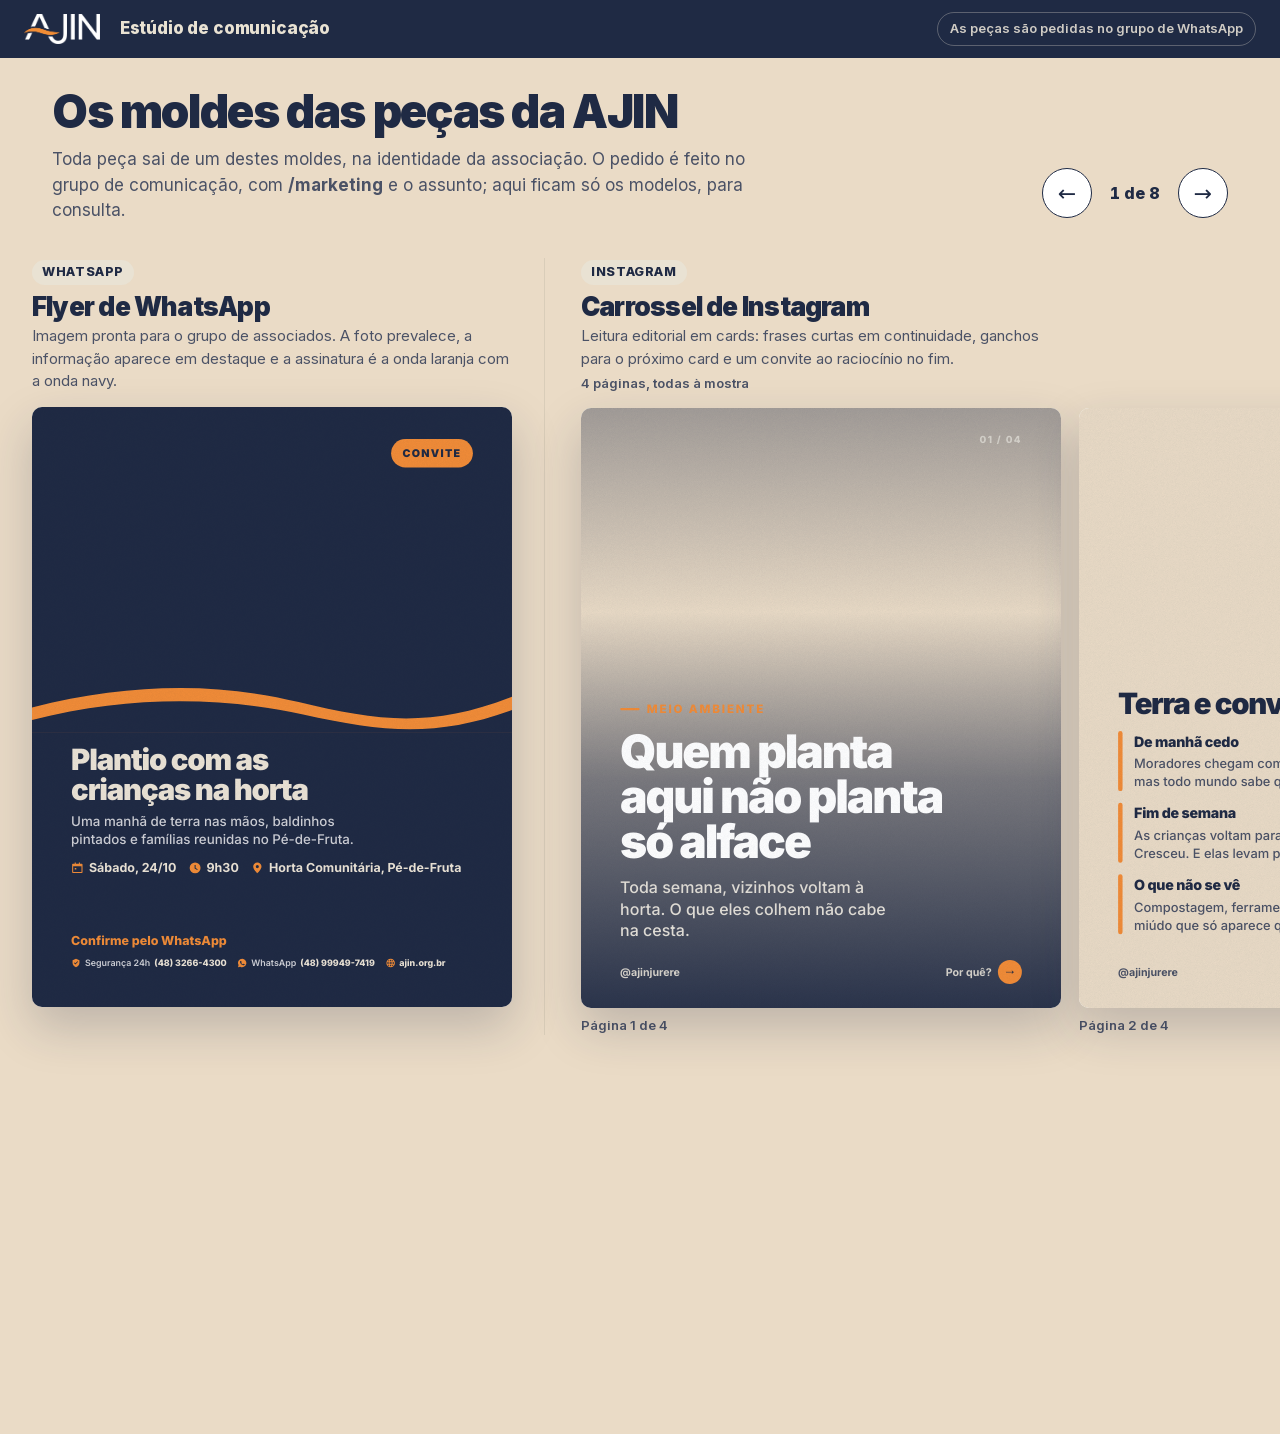
<file: estudio/index.html>
<!doctype html>
<html lang="pt-BR">
<head>
<meta charset="utf-8" />
<meta name="viewport" content="width=device-width, initial-scale=1" />
<title>Moldes das peças | AJIN</title>
<meta name="robots" content="noindex, nofollow" />
<meta name="description" content="Moldes das peças de comunicação da AJIN: flyer, story, carrossel, boletim, e-mail, apresentação e documentos na identidade da associação." />
<link rel="icon" type="image/png" sizes="32x32" href="../marca/icone-32.png" />
<link rel="apple-touch-icon" href="../marca/icone-180.png" />
<link rel="stylesheet" href="css/pecas.css" />
<link rel="stylesheet" href="css/estudio.css" />
</head>
<body>
  <header class="topo">
    <a class="topo__marca" href="../"><img src="../marca/ajin-branco.png" alt="AJIN" width="81" height="32" /></a>
    <span class="topo__nome">Estúdio de comunicação</span>
    <span class="topo__estado">As peças são pedidas no grupo de WhatsApp</span>
  </header>

  <main class="mostra">
    <div class="mostra__cabeca">
      <div>
        <h1>Os moldes das peças da AJIN</h1>
        <p>Toda peça sai de um destes moldes, na identidade da associação. O pedido é feito no grupo de comunicação, com <b>/marketing</b> e o assunto; aqui ficam só os modelos, para consulta.</p>
      </div>
      <div class="mostra__nav">
        <button type="button" id="anterior" aria-label="Modelo anterior">&larr;</button>
        <span id="posicao" aria-live="polite"></span>
        <button type="button" id="proximo" aria-label="Próximo modelo">&rarr;</button>
      </div>
    </div>
    <div class="trilho" id="trilho" tabindex="0" aria-label="Moldes das peças, role para o lado"></div>
  </main>

  <script type="module" src="js/app.js"></script>
</body>
</html>
</file>
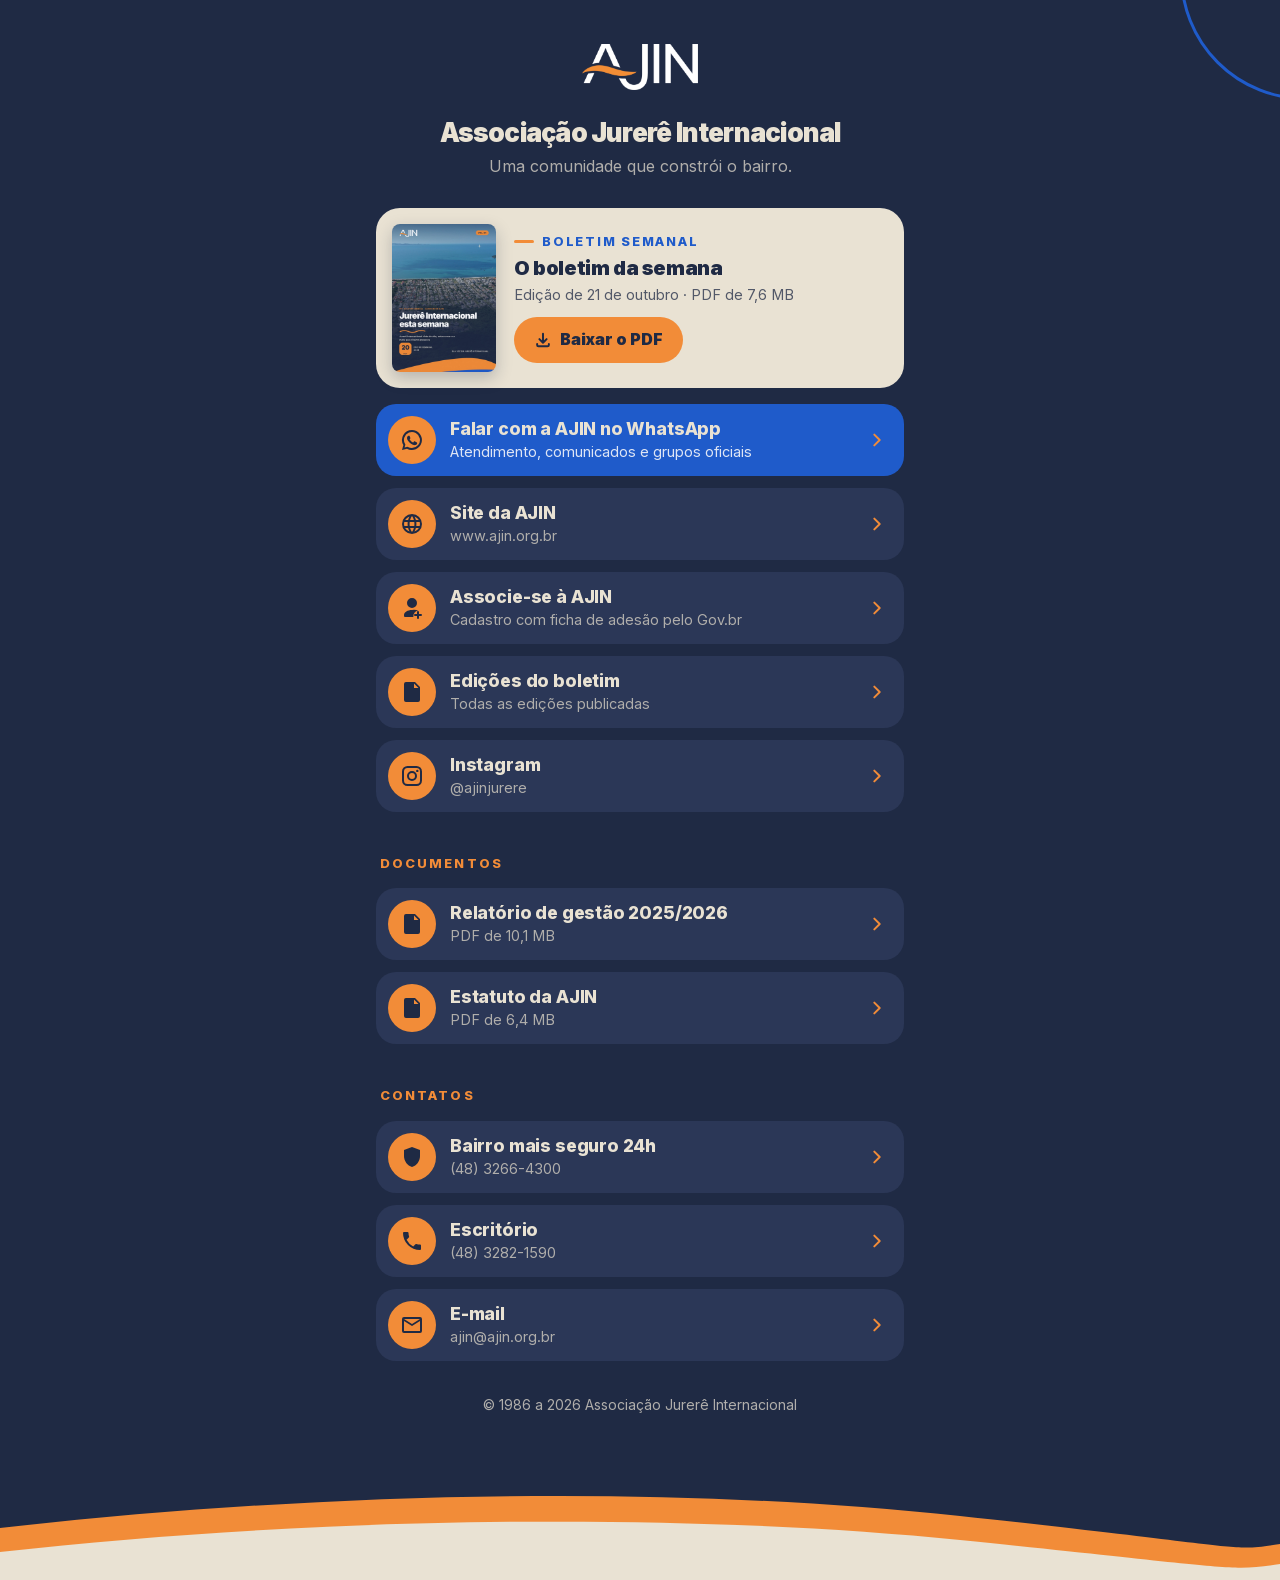
<file: links/index.html>
<!doctype html>
<html lang="pt-BR">
<head>
<meta charset="utf-8" />
<meta name="viewport" content="width=device-width, initial-scale=1, viewport-fit=cover" />
<title>Links da AJIN | Associação Jurerê Internacional</title>
<meta name="description" content="Boletim semanal, WhatsApp, site, cadastro de associado e contatos da AJIN, a Associação Jurerê Internacional." />
<meta name="theme-color" content="#1f2a44" />
<link rel="canonical" href="https://www.ajin.org.br/links/" />
<meta property="og:title" content="Links da AJIN" />
<meta property="og:description" content="Boletim semanal, WhatsApp, site e contatos da Associação Jurerê Internacional." />
<meta property="og:image" content="https://www.ajin.org.br/marca/icone-512.png" />
<link rel="icon" type="image/png" sizes="32x32" href="../marca/icone-32.png" />
<link rel="apple-touch-icon" href="../marca/icone-180.png" />
<link rel="preload" href="../fontes/inter-latin.woff2" as="font" type="font/woff2" crossorigin />
<style>
  /* Página de links da bio (no lugar do Linktree): o boletim da semana em destaque,
     depois WhatsApp, site, cadastro e contatos. O boletim vem de ../boletim/boletins.json,
     a mesma lista que a página do boletim usa, então a troca semanal é num lugar só. */
  @font-face { font-family: 'Inter'; font-weight: 400 900; font-display: swap; src: url('../fontes/inter-latin.woff2') format('woff2'); }
  :root {
    --navy: #1f2a44; --mar: #1f5bca; --onda: #f28c38; --areia: #e9e2d3;
    --cartao: #2b3757; --texto: #e9e2d3; --suave: color-mix(in srgb, var(--areia) 72%, var(--navy));
  }
  * { box-sizing: border-box; }
  html, body { margin: 0; }
  html { overflow-x: clip; }
  body { overflow-x: clip; }
  body { position: relative; min-height: 100svh; background: var(--navy); color: var(--texto); font-family: 'Inter', system-ui, sans-serif; font-size: 17px; line-height: 1.45; overflow-x: hidden; }
  a { color: inherit; text-decoration: none; }
  .circulo { position: absolute; width: 250px; aspect-ratio: 1; right: -150px; top: -150px; border-radius: 50%; border: 3px solid var(--mar); pointer-events: none; }
  main { position: relative; width: min(560px, 100%); margin: 0 auto; padding: 44px 16px 150px; }
  .cabeca { display: grid; justify-items: center; text-align: center; }
  .cabeca img { height: 46px; width: auto; }
  .cabeca h1 { margin: 22px 0 0; font-size: 26px; font-weight: 900; letter-spacing: -0.03em; line-height: 1.1; }
  .cabeca p { margin: 8px 0 0; color: var(--suave); font-size: 16px; }

  /* boletim da semana */
  .boletim { margin-top: 30px; display: grid; grid-template-columns: 104px 1fr; gap: 18px; align-items: center; padding: 16px; border-radius: 24px; background: var(--areia); color: var(--navy); }
  .boletim img { width: 104px; height: auto; border-radius: 8px; box-shadow: 0 6px 16px rgba(31,42,68,.25); display: block; }
  .boletim small { display: flex; align-items: center; gap: 8px; font-size: 12.5px; font-weight: 800; letter-spacing: 0.14em; text-transform: uppercase; color: var(--mar); }
  .boletim small::before { content: ''; width: 20px; height: 3px; border-radius: 3px; background: var(--onda); }
  .boletim b { display: block; margin-top: 6px; font-size: 20px; font-weight: 900; letter-spacing: -0.02em; line-height: 1.15; }
  .boletim span { display: block; margin-top: 4px; font-size: 14.5px; color: color-mix(in srgb, var(--navy) 75%, var(--areia)); }
  .boletim .baixar { display: inline-flex; align-items: center; gap: 8px; margin-top: 12px; min-height: 46px; padding: 0 20px; border-radius: 100px; background: var(--onda); color: var(--navy); font-weight: 900; font-size: 16px; }
  .boletim .baixar svg { width: 18px; height: 18px; fill: none; stroke: currentColor; stroke-width: 2.2; stroke-linecap: round; stroke-linejoin: round; }

  /* lista de links */
  .links { margin-top: 16px; display: grid; gap: 12px; }
  .link { display: grid; grid-template-columns: 48px 1fr 18px; gap: 14px; align-items: center; min-height: 72px; padding: 12px 18px 12px 12px; border-radius: 20px; background: var(--cartao); transition: background 0.2s; }
  .link:hover, .link:focus-visible { background: #344167; }
  .link i { display: grid; place-items: center; width: 48px; height: 48px; border-radius: 50%; background: var(--onda); }
  .link i svg { width: 24px; height: 24px; fill: var(--navy); }
  .link b { display: block; font-size: 17.5px; font-weight: 800; letter-spacing: -0.01em; line-height: 1.2; }
  .link em { display: block; font-style: normal; font-size: 14.5px; color: var(--suave); margin-top: 2px; }
  .link > svg { width: 18px; height: 18px; fill: none; stroke: var(--onda); stroke-width: 2.2; stroke-linecap: round; stroke-linejoin: round; }
  .link--destaque { background: var(--mar); }
  .link--destaque:hover { background: #2a68d8; }
  .link--destaque em { color: #dfe6f5; }
  h2 { margin: 30px 4px 4px; font-size: 13px; font-weight: 800; letter-spacing: 0.16em; text-transform: uppercase; color: var(--onda); }

  .pe { position: absolute; left: 0; right: 0; bottom: 0; height: 120px; pointer-events: none; }
  .pe svg { width: 100%; height: 100%; display: block; }
  .assina { position: relative; z-index: 1; margin-top: 34px; text-align: center; font-size: 14px; color: var(--suave); }
</style>
</head>
<body>
  <span class="circulo" aria-hidden="true"></span>
  <main>
    <header class="cabeca">
      <a href="../" aria-label="Site da AJIN"><img src="../marca/ajin-branco.png" alt="AJIN" width="117" height="46" /></a>
      <h1>Associação Jurerê Internacional</h1>
      <p>Uma comunidade que constrói o bairro.</p>
    </header>

    <a class="boletim" id="boletim" href="../boletim/boletim-semanal.pdf" download="Boletim-AJIN.pdf">
      <img id="boletimCapa" src="../boletim/capas/boletim-2026-10-21.jpg" alt="Capa do boletim semanal" width="104" height="147" />
      <div>
        <small>Boletim semanal</small>
        <b id="boletimTitulo">O boletim da semana</b>
        <span id="boletimData">Edição de 21 de outubro · PDF de 7,6 MB</span>
        <span class="baixar"><svg viewBox="0 0 20 20"><path d="M10 3v10m0 0 4-4m-4 4-4-4"/><path d="M3.5 14.5v1A1.5 1.5 0 0 0 5 17h10a1.5 1.5 0 0 0 1.5-1.5v-1"/></svg>Baixar o PDF</span>
      </div>
    </a>

    <nav class="links" aria-label="Links da AJIN">
      <a class="link link--destaque" href="https://wa.me/message/RFAX4K2A66RPM1" target="_blank" rel="noopener">
        <i><svg viewBox="0 0 24 24"><path d="M12 2a10 10 0 0 0-8.6 15.1L2 22l5-1.3A10 10 0 1 0 12 2Zm0 18a8 8 0 0 1-4.1-1.1l-.3-.2-3 .8.8-2.9-.2-.3A8 8 0 1 1 12 20Zm4.4-6c-.2-.1-1.4-.7-1.7-.8-.2-.1-.4-.1-.5.1l-.8 1c-.1.2-.3.2-.5.1a6.5 6.5 0 0 1-3.2-2.8c-.2-.4.2-.4.7-1.3.1-.2 0-.3 0-.4l-.8-1.8c-.2-.5-.4-.4-.5-.4h-.5a.9.9 0 0 0-.7.3 2.8 2.8 0 0 0-.9 2.1 4.9 4.9 0 0 0 1 2.6 11.2 11.2 0 0 0 4.3 3.8c1.6.7 2.2.7 3 .6a2.6 2.6 0 0 0 1.7-1.2 2.1 2.1 0 0 0 .1-1.2c0-.1-.2-.2-.4-.3Z"/></svg></i>
        <span><b>Falar com a AJIN no WhatsApp</b><em>Atendimento, comunicados e grupos oficiais</em></span>
        <svg viewBox="0 0 20 20"><path d="M7 4l6 6-6 6"/></svg>
      </a>
      <a class="link" href="../">
        <i><svg viewBox="0 0 24 24"><path d="M12 2a10 10 0 1 0 0 20 10 10 0 0 0 0-20Zm6.9 6h-3a15.7 15.7 0 0 0-1.4-3.6A8 8 0 0 1 18.9 8ZM12 4c.8 1.1 1.5 2.5 1.9 4h-3.8c.4-1.5 1.1-2.9 1.9-4ZM4.3 14a8.2 8.2 0 0 1 0-4h3.4a16.5 16.5 0 0 0 0 4H4.3Zm.8 2h3a15.7 15.7 0 0 0 1.4 3.6A8 8 0 0 1 5.1 16Zm3-8h-3a8 8 0 0 1 4.4-3.6C8.9 5.5 8.4 6.7 8.1 8ZM12 20c-.8-1.1-1.5-2.5-1.9-4h3.8c-.4 1.5-1.1 2.9-1.9 4Zm2.3-6H9.7a14.7 14.7 0 0 1 0-4h4.6a14.7 14.7 0 0 1 0 4Zm.2 5.6c.6-1.1 1.1-2.3 1.4-3.6h3a8 8 0 0 1-4.4 3.6ZM16.3 14a16.5 16.5 0 0 0 0-4h3.4a8.2 8.2 0 0 1 0 4h-3.4Z"/></svg></i>
        <span><b>Site da AJIN</b><em>www.ajin.org.br</em></span>
        <svg viewBox="0 0 20 20"><path d="M7 4l6 6-6 6"/></svg>
      </a>
      <a class="link" href="../cadastro/">
        <i><svg viewBox="0 0 24 24"><path d="M12 12a5 5 0 1 0 0-10 5 5 0 0 0 0 10Zm0 2c-4.4 0-8 2.2-8 5v1a1 1 0 0 0 1 1h8.3a6.5 6.5 0 0 1 4.9-6.4A12 12 0 0 0 12 14Zm6 1a1 1 0 0 0-1 1v2h-2a1 1 0 0 0 0 2h2v2a1 1 0 0 0 2 0v-2h2a1 1 0 0 0 0-2h-2v-2a1 1 0 0 0-1-1Z"/></svg></i>
        <span><b>Associe-se à AJIN</b><em>Cadastro com ficha de adesão pelo Gov.br</em></span>
        <svg viewBox="0 0 20 20"><path d="M7 4l6 6-6 6"/></svg>
      </a>
      <a class="link" href="../boletim/">
        <i><svg viewBox="0 0 24 24"><path d="M6 2h9l5 5v13a2 2 0 0 1-2 2H6a2 2 0 0 1-2-2V4a2 2 0 0 1 2-2Zm8 1.5V8h4.5L14 3.5ZM8 12h8v2H8v-2Zm0 4h8v2H8v-2Zm0-8h4v2H8V8Z"/></svg></i>
        <span><b>Edições do boletim</b><em>Todas as edições publicadas</em></span>
        <svg viewBox="0 0 20 20"><path d="M7 4l6 6-6 6"/></svg>
      </a>
      <a class="link" href="https://www.instagram.com/ajinjurere" target="_blank" rel="noopener">
        <i><svg viewBox="0 0 24 24"><path d="M7.5 2h9A5.5 5.5 0 0 1 22 7.5v9a5.5 5.5 0 0 1-5.5 5.5h-9A5.5 5.5 0 0 1 2 16.5v-9A5.5 5.5 0 0 1 7.5 2Zm0 2A3.5 3.5 0 0 0 4 7.5v9A3.5 3.5 0 0 0 7.5 20h9a3.5 3.5 0 0 0 3.5-3.5v-9A3.5 3.5 0 0 0 16.5 4h-9ZM12 7a5 5 0 1 1 0 10 5 5 0 0 1 0-10Zm0 2a3 3 0 1 0 0 6 3 3 0 0 0 0-6Zm5.3-3.3a1.2 1.2 0 1 1 0 2.4 1.2 1.2 0 0 1 0-2.4Z"/></svg></i>
        <span><b>Instagram</b><em>@ajinjurere</em></span>
        <svg viewBox="0 0 20 20"><path d="M7 4l6 6-6 6"/></svg>
      </a>

      <h2>Documentos</h2>
      <a class="link" href="../documentos/revista-ajin-2025-2026.pdf" download="Relatorio-de-gestao-AJIN-2025-2026.pdf">
        <i><svg viewBox="0 0 24 24"><path d="M6 2h9l5 5v13a2 2 0 0 1-2 2H6a2 2 0 0 1-2-2V4a2 2 0 0 1 2-2Zm8 1.5V8h4.5L14 3.5ZM12 11a1 1 0 0 1 1 1v3.6l1.3-1.3a1 1 0 1 1 1.4 1.4l-3 3a1 1 0 0 1-1.4 0l-3-3a1 1 0 1 1 1.4-1.4l1.3 1.3V12a1 1 0 0 1 1-1Z"/></svg></i>
        <span><b>Relatório de gestão 2025/2026</b><em>PDF de 10,1 MB</em></span>
        <svg viewBox="0 0 20 20"><path d="M7 4l6 6-6 6"/></svg>
      </a>
      <a class="link" href="../documentos/estatuto-ajin-2026.pdf" download="Estatuto-AJIN-2026.pdf">
        <i><svg viewBox="0 0 24 24"><path d="M6 2h9l5 5v13a2 2 0 0 1-2 2H6a2 2 0 0 1-2-2V4a2 2 0 0 1 2-2Zm8 1.5V8h4.5L14 3.5ZM12 11a1 1 0 0 1 1 1v3.6l1.3-1.3a1 1 0 1 1 1.4 1.4l-3 3a1 1 0 0 1-1.4 0l-3-3a1 1 0 1 1 1.4-1.4l1.3 1.3V12a1 1 0 0 1 1-1Z"/></svg></i>
        <span><b>Estatuto da AJIN</b><em>PDF de 6,4 MB</em></span>
        <svg viewBox="0 0 20 20"><path d="M7 4l6 6-6 6"/></svg>
      </a>

      <h2>Contatos</h2>
      <a class="link" href="tel:+554832664300">
        <i><svg viewBox="0 0 24 24"><path d="M12 2 4 5v6c0 5 3.4 9.7 8 11 4.6-1.3 8-6 8-11V5l-8-3Z"/></svg></i>
        <span><b>Bairro mais seguro 24h</b><em>(48) 3266-4300</em></span>
        <svg viewBox="0 0 20 20"><path d="M7 4l6 6-6 6"/></svg>
      </a>
      <a class="link" href="tel:+554832821590">
        <i><svg viewBox="0 0 24 24"><path d="M6.6 10.8a15.1 15.1 0 0 0 6.6 6.6l2.2-2.2a1 1 0 0 1 1-.2 11.4 11.4 0 0 0 3.6.6 1 1 0 0 1 1 1V20a1 1 0 0 1-1 1A17 17 0 0 1 3 4a1 1 0 0 1 1-1h3.5a1 1 0 0 1 1 1c0 1.2.2 2.4.6 3.6a1 1 0 0 1-.3 1l-2.2 2.2Z"/></svg></i>
        <span><b>Escritório</b><em>(48) 3282-1590</em></span>
        <svg viewBox="0 0 20 20"><path d="M7 4l6 6-6 6"/></svg>
      </a>
      <a class="link" href="mailto:ajin@ajin.org.br">
        <i><svg viewBox="0 0 24 24"><path d="M4 4h16a2 2 0 0 1 2 2v12a2 2 0 0 1-2 2H4a2 2 0 0 1-2-2V6a2 2 0 0 1 2-2Zm8 7 8-5H4l8 5Zm0 2L4 8v10h16V8l-8 5Z"/></svg></i>
        <span><b>E-mail</b><em>ajin@ajin.org.br</em></span>
        <svg viewBox="0 0 20 20"><path d="M7 4l6 6-6 6"/></svg>
      </a>
    </nav>
    <p class="assina">© 1986 a 2026 Associação Jurerê Internacional</p>
  </main>
  <div class="pe" aria-hidden="true"><svg viewBox="0 0 1200 300" preserveAspectRatio="none"><path fill="#f28c38" d="M0 170 C 300 80, 620 60, 900 140 S 1150 230, 1200 210 V300 H0z"/><path fill="#e9e2d3" d="M0 230 C 300 140, 640 130, 900 200 S 1150 280, 1200 260 V300 H0z"/></svg></div>
<script>
  /* a edição mais recente vem da lista do boletim; sem a lista, fica o que está escrito acima */
  {
    const MESES = ['janeiro', 'fevereiro', 'março', 'abril', 'maio', 'junho', 'julho', 'agosto', 'setembro', 'outubro', 'novembro', 'dezembro']
    fetch('../boletim/boletins.json', { cache: 'no-cache' }).then((r) => r.ok ? r.json() : []).then((lista) => {
      const b = lista[0]; if (!b) return
      const d = new Date(b.data + 'T12:00:00')
      document.getElementById('boletimData').textContent = `Edição de ${d.getDate()} de ${MESES[d.getMonth()]}${b.tamanho ? ` · PDF de ${b.tamanho}` : ''}`
      if (b.capa) document.getElementById('boletimCapa').src = '../boletim/' + b.capa
      document.getElementById('boletim').download = `Boletim-AJIN-${b.data}.pdf`
    }).catch(() => {})
  }
</script>
</body>
</html>
</file>
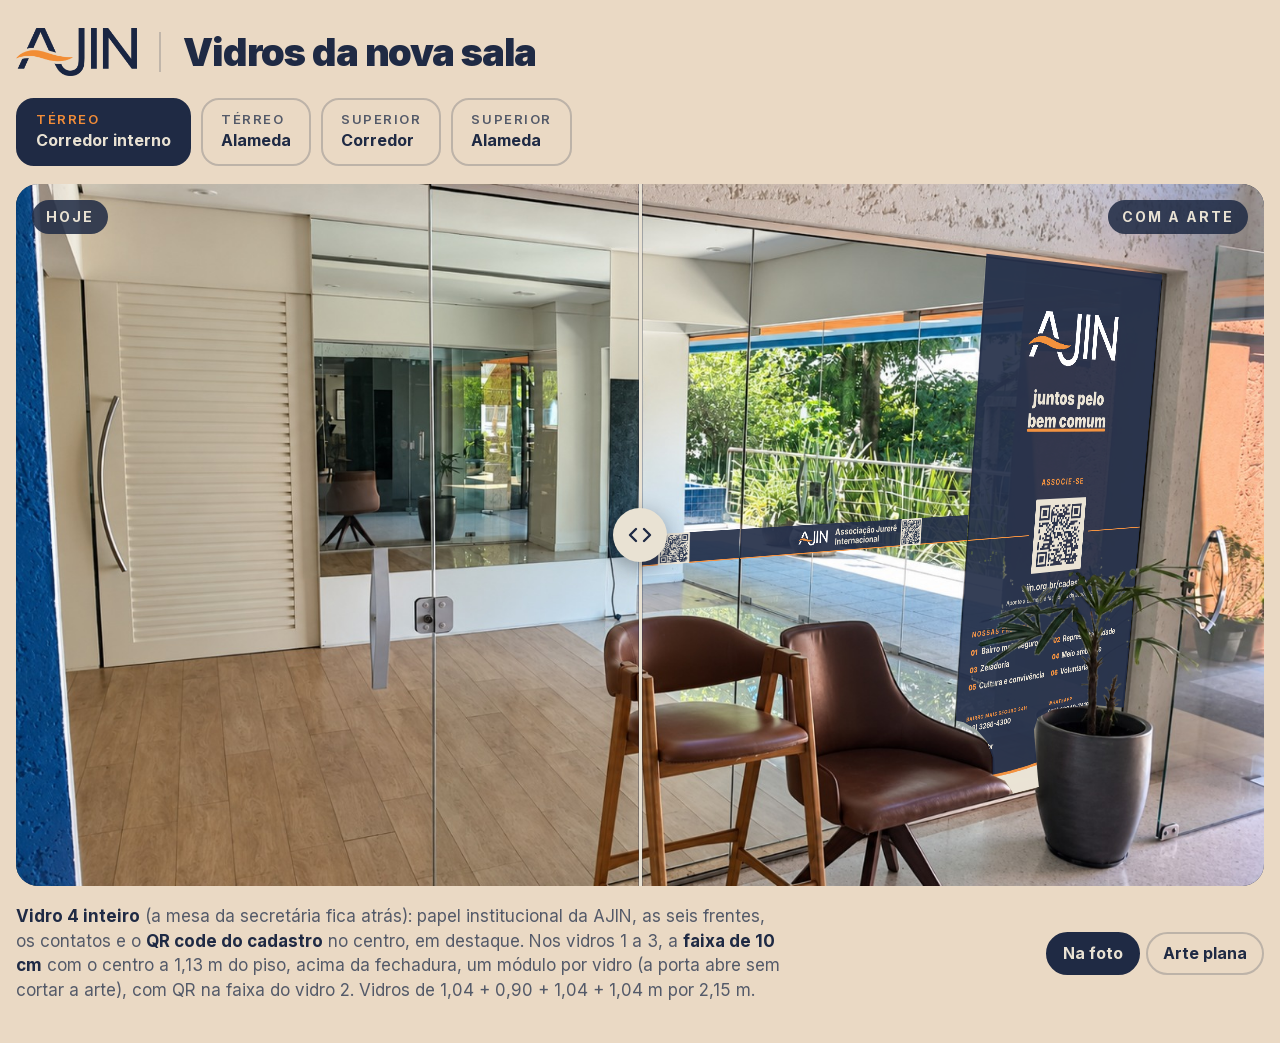
<file: novasala-design/index.html>
<!doctype html>
<html lang="pt-BR">
<head>
<meta charset="utf-8" />
<meta name="viewport" content="width=device-width, initial-scale=1" />
<meta name="robots" content="noindex, nofollow" />
<title>Vidros da nova sala</title>
<style>
  @font-face { font-family: 'Inter'; font-style: normal; font-weight: 400 900; font-display: block; src: url([data-uri]) format('woff2'); }
  :root {
    --navy: #1f2a44; --mar: #1f5bca; --onda: #f28c38; --areia: #e9e2d3;
    --papel: color-mix(in srgb, var(--areia) 90%, var(--onda));
    --texto-2: color-mix(in srgb, var(--navy) 74%, var(--areia));
    --entra: cubic-bezier(0.22, 1, 0.36, 1);
  }
  * { box-sizing: border-box; }
  html, body { margin: 0; }
  body { background: var(--papel); color: var(--navy); font-family: 'Inter', system-ui, sans-serif; font-size: 18px; line-height: 1.45; overflow-x: hidden; }
  .caixa { width: min(1480px, 100% - 32px); margin-inline: auto; }

  header { padding: 28px 0 22px; display: flex; align-items: center; gap: 22px; flex-wrap: wrap; }
  header img { height: 48px; width: auto; max-width: none; flex: none; }
  header h1 { margin: 0; font-size: clamp(26px, 3vw, 38px); font-weight: 900; letter-spacing: -0.03em; line-height: 1; }
  header .sep { width: 2px; height: 40px; background: color-mix(in srgb, var(--navy) 20%, transparent); }

  nav { display: flex; gap: 10px; flex-wrap: wrap; margin-bottom: 18px; }
  nav button, .opcoes button {
    font: inherit; font-size: 16px; font-weight: 700; color: var(--navy); cursor: pointer;
    background: transparent; border: 2px solid color-mix(in srgb, var(--navy) 22%, transparent);
    border-radius: 999px; padding: 10px 18px; transition: background .3s var(--entra), border-color .3s var(--entra), color .3s var(--entra);
  }
  nav button small { display: block; font-size: 13px; font-weight: 600; letter-spacing: .12em; text-transform: uppercase; color: var(--texto-2); }
  nav button { border-radius: 18px; text-align: left; padding: 10px 18px 12px; }
  nav button[aria-pressed="true"] { background: var(--navy); border-color: var(--navy); color: var(--areia); }
  nav button[aria-pressed="true"] small { color: var(--onda); }
  nav button:hover, .opcoes button:hover { border-color: var(--navy); }
  .opcoes button[aria-pressed="true"] { background: var(--navy); color: var(--areia); border-color: var(--navy); }
  :focus-visible { outline: 2px solid var(--navy); outline-offset: 3px; }

  .palco { position: relative; width: 100%; aspect-ratio: 16 / 9; border-radius: 22px; overflow: hidden; background: var(--navy); touch-action: pan-y; user-select: none; }
  .cena { position: absolute; left: 0; top: 0; width: 1600px; height: 900px; transform-origin: 0 0; }
  .cena img.base { position: absolute; inset: 0; width: 1600px; height: 900px; }
  .depois { position: absolute; inset: 0; }
  .painel { position: absolute; left: 0; top: 0; transform-origin: 0 0; overflow: hidden; backface-visibility: hidden; }
  .painel svg { position: absolute; top: 0; display: block; }
  .reflexo, .frente { position: absolute; inset: 0; width: 1600px; height: 900px; pointer-events: none; }
  .reflexo { mix-blend-mode: screen; }
  .juntas { position: absolute; inset: 0; width: 1600px; height: 900px; pointer-events: none; }

  .cortina { position: absolute; top: 0; bottom: 0; width: 0; left: 50%; z-index: 5; pointer-events: none; }
  .cortina::before { content: ''; position: absolute; top: 0; bottom: 0; left: -1.5px; width: 3px; background: var(--areia); box-shadow: 0 0 0 1px color-mix(in srgb, var(--navy) 30%, transparent); }
  .alca { position: absolute; top: 50%; left: 0; width: 54px; height: 54px; margin: -27px 0 0 -27px; border-radius: 50%; background: var(--areia); color: var(--navy); display: grid; place-items: center; pointer-events: auto; cursor: ew-resize; border: 0; padding: 0; box-shadow: 0 6px 20px rgba(16, 20, 32, .35); }
  .alca svg { width: 28px; height: 28px; fill: none; stroke: currentColor; stroke-width: 2.4; stroke-linecap: round; stroke-linejoin: round; }
  .etiqueta { position: absolute; top: 16px; z-index: 4; padding: 7px 14px; border-radius: 999px; background: color-mix(in srgb, var(--navy) 86%, transparent); color: var(--areia); font-size: 14px; font-weight: 700; letter-spacing: .14em; text-transform: uppercase; pointer-events: none; }
  .etiqueta--antes { left: 16px; } .etiqueta--depois { right: 16px; }

  .plana { display: none; background: color-mix(in srgb, var(--areia) 70%, white); border-radius: 22px; padding: 28px 28px 20px; }
  .plana svg { width: 100%; height: auto; display: block; }
  body[data-modo="plana"] .plana { display: block; }
  body[data-modo="plana"] .palco { display: none; }

  .rodape { display: flex; justify-content: space-between; align-items: center; gap: 16px 28px; flex-wrap: wrap; padding: 18px 0 40px; }
  .ficha { margin: 0; color: var(--texto-2); font-size: 17px; max-width: 70ch; }
  .ficha b { color: var(--navy); }
  .opcoes { display: flex; gap: 8px; flex-wrap: wrap; align-items: center; }
  .opcoes .grupo { display: flex; gap: 6px; align-items: center; }
  .opcoes .grupo + .grupo { margin-left: 10px; }
  .opcoes button { padding: 8px 15px; }
  [hidden] { display: none !important; }
  @media (max-width: 700px) {
    header img { height: 38px; }
    header .sep { display: none; }
    .alca { width: 44px; height: 44px; margin: -22px 0 0 -22px; }
    .etiqueta { font-size: 13px; top: 10px; }
    .plana { padding: 14px; }
  }
</style>
</head>
<body data-modo="foto">
<div class="caixa">
  <header>
    <img src="marca/ajin-navy.png" alt="AJIN" />
    <span class="sep" aria-hidden="true"></span>
    <h1>Vidros da nova sala</h1>
  </header>

  <nav id="abas" aria-label="Vidros"></nav>

  <div class="palco" id="palco">
    <div class="cena" id="cena"></div>
    <span class="etiqueta etiqueta--antes">Hoje</span>
    <span class="etiqueta etiqueta--depois">Com a arte</span>
    <div class="cortina" id="cortina"><button class="alca" id="alca" aria-label="Arraste para comparar hoje e com a arte"><svg viewBox="0 0 28 28"><path d="M10 8l-6 6 6 6M18 8l6 6-6 6"/></svg></button></div>
  </div>
  <div class="plana" id="plana"></div>

  <div class="rodape">
    <p class="ficha" id="ficha"></p>
    <div class="opcoes">
      <div class="grupo">
        <button data-modo="foto">Na foto</button>
        <button data-modo="plana">Arte plana</button>
      </div>
    </div>
  </div>
</div>

<script>
const NAVY = '#1f2a44', MAR = '#1f5bca', ONDA = '#f28c38', AREIA = '#e9e2d3';
const LOGO_BRANCO = 'marca/ajin-branco.png', LOGO_RAZAO = 2895 / 1149;
const LOGO_NAVY = 'marca/ajin-navy.png';   // fundo claro, como a pedra azul da sacada, pede o logo navy
// Vãos entre as letras do logo (fração da largura), medidos no PNG: a junta do vidro cai num deles.
const VAOS_LOGO = [0.592, 0.693];

// ---------- cenas: vidros medidos e cantos de cada painel na foto ----------
// As bordas e juntas seguem os caixilhos reais, que convergem num ponto de fuga (as fotos não são frontais), e todas
// as de uma cena passam pelo mesmo ponto, senão a arte dá degrau na junta. Retas medidas com producao/fuga.js e
// cantos calculados com producao/quads-fuga.js.
const CENAS = [
  {
    id: 'terreo-corredor', andar: 'Térreo', nome: 'Corredor interno', foto: 'fotos/1.jpg',
    faixaCentro: 1130,   // a fechadura da porta vai até cerca de 1,04 m (medida pela foto): a faixa fica de 1,08 a 1,18 m
    arte: 'faixa', larguras: [1040, 900, 1040, 1040], altura: 2150, puxadores: ['dir', null, null, null],
    paineis: [3],   // vidro 4 (mesa da secretária atrás): vinil inteiro, com o QR do cadastro no centro
    qr: [0, 1, 2],  // QR em todos os vidros da faixa, inclusive a porta
    quads: [
      // base no pé real do vidro, y = 1112,2 - 0,258x (fresta escura e filete claro medidos na foto)
      [[17.5, -54.5], [530.2, 5], [536.1, 973.9], [82.8, 1090.8]],
      [[530.2, 5], [942.7, 53.3], [913.7, 876.5], [536.1, 973.9]],
      [[942.7, 53.3], [1243.8, 88.5], [1196.8, 803.4], [913.7, 876.5]],
      [[1243.8, 88.5], [1470, 115.4], [1413.9, 747.4], [1196.8, 803.4]],
    ],
    reflexo: 0.10,
    frenteImagens: ['fotos/1-planta.png'],   // folhas e tronco da palmeira, recortados da foto com alfa (producao/mascara-planta.js)
    frente: [
      [[0, 0], [28, 0], [78.6, 900], [0, 900]],                   // parede azul, até o friso branco da quina
      [[452, 462], [481, 462], [481, 650], [452, 650]],           // puxador
      [[511, 528], [561, 528], [561, 577], [511, 577]],           // fechadura
      // na frente do vidro 4: vaso, poltrona e o tronco (as folhas vêm da camada fotos/1-planta.png)
      [[1305, 700], [1310, 684], [1330, 673], [1380, 668], [1430, 672], [1452, 682], [1458, 695], [1455, 760], [1445, 815], [1316, 815], [1310, 760]],
      [[1150, 680], [1196, 686], [1215, 690], [1232, 700], [1245, 715], [1252, 735], [1252, 758], [1268, 765], [1278, 780], [1278, 795], [1265, 805], [1196, 815], [1150, 815]],
    ],
    ficha: '<b>Vidro 4 inteiro</b> (a mesa da secretária fica atrás): papel institucional da AJIN, as seis frentes, os contatos e o <b>QR code do cadastro</b> no centro, em destaque. Nos vidros 1 a 3, a <b>faixa de 10 cm</b> com o centro a 1,13 m do piso, acima da fechadura, um módulo por vidro (a porta abre sem cortar a arte), com QR na faixa do vidro 2. Vidros de 1,04 + 0,90 + 1,04 + 1,04 m por 2,15 m.',
  },
  {
    id: 'terreo-alameda', andar: 'Térreo', nome: 'Alameda', foto: 'fotos/3.jpg',
    faixaCentro: 1130,   // a fechadura das portas vai até cerca de 1,05 m (medida pela foto): a faixa fica de 1,08 a 1,18 m
    arte: 'faixa', larguras: [910, 900, 900, 900], altura: 2180, puxadores: [null, 'dir', 'esq', null],
    paineis: [0],   // vidro 1 (mesa da secretária atrás): vinil inteiro, com o QR do cadastro no centro
    qr: [1, 2, 3],  // QR em todos os vidros da faixa, inclusive as portas
    quads: [
      // base no pé do vidro (inclinação perto de -0,24, medida sob as portas e no fixo da direita)
      [[296, -17], [638.7, 29.6], [646.8, 820], [333.8, 888]],
      [[638.7, 29.6], [908.4, 64.3], [898.1, 765.1], [646.8, 820]],
      [[908.4, 64.3], [1122.3, 94.6], [1100.9, 714.8], [898.1, 765.1]],
      [[1122.3, 94.6], [1288.4, 119.8], [1260.5, 676.3], [1100.9, 714.8]],
    ],
    reflexo: 0.16,
    frente: [
      [[0, 0], [297.2, 0], [334.8, 900], [0, 900]],               // pilar laranja
      [[851, 390], [880, 390], [880, 524], [851, 524]],           // puxador esquerdo
      [[927, 390], [957, 390], [957, 512], [927, 512]],           // puxador direito
      [[890.5, 440], [922, 440], [922, 473.5], [890.5, 473.5]],   // fechadura (a placa)
      [[316, 739], [678, 688], [887, 811], [887, 822], [540, 900], [430, 900], [316, 746]],   // mesa de madeira da calçada
    ],
    ficha: '<b>Vidro 1 inteiro</b> (a mesa da secretária fica atrás): papel institucional da AJIN, as seis frentes, os contatos e o <b>QR code do cadastro</b> no centro, em destaque. Nos vidros 2 a 4, a <b>faixa de 10 cm</b> com o centro a 1,13 m do piso, acima das fechaduras, um módulo por vidro, livre dos puxadores, com QR na faixa do vidro 4. Vidros de 0,91 + 0,90 + 0,90 + 0,90 m por 2,18 m.',
  },
  {
    id: 'superior-corredor', andar: 'Superior', nome: 'Corredor', foto: 'fotos/5.jpg',
    arte: 'corredor', larguras: [1010, 1030, 1000, 980], altura: 2210, continuo: true,
    quads: [
      [[203.3, 142.8], [530.2, 179.3], [491.3, 767], [21.6, 768.1]],   // topo no começo real do vidro (sombra do perfil)
      [[530.2, 179.3], [831.9, 214.7], [904.3, 766], [491.3, 767]],
      [[831.9, 214.7], [1097.9, 239.8], [1255, 765], [904.3, 766]],
      [[1097.9, 239.8], [1334.7, 258], [1560, 763.9], [1255, 765]],
    ],
    reflexo: 0.10,
    frente: [
      [[118, 0], [442, 0], [442, 118], [428, 160], [392, 190], [330, 205], [262, 204], [200, 190], [150, 165], [124, 132]], // luminária
    ],
    ficha: '<b>Mensagem institucional</b> em vinil blackout, aplicado por fora numa peça contínua sobre os quatro vidros, com site, WhatsApp, Bairro mais seguro 24h e Instagram embaixo do texto. Vidros de 1,01 + 1,03 + 1,00 + 0,98 m por 2,21 m.',
  },
  {
    id: 'superior-alameda', andar: 'Superior', nome: 'Alameda', foto: 'fotos/7.jpg',
    arte: 'fachada', larguras: [940, 960, 950, 830], altura: 2450, mureta: 1100,
    quads: [
      // a base fica atrás da mureta: ela desce para a altura da mureta (1,10 m) continuar onde estava, já com a perspectiva
      [[448.5, 340.1], [572.9, 350.6], [560.7, 664.7], [423, 664.5]],
      [[572.9, 350.6], [679.6, 359.6], [678.1, 664.7], [560.7, 664.7]],
      [[679.6, 359.6], [782.8, 368.2], [791.2, 664.8], [678.1, 664.7]],
      [[782.8, 368.2], [886.1, 376.9], [903.6, 665], [791.2, 664.8]],
    ],
    reflexo: 0.22,
    frente: [
      [[360, 506], [1215, 541], [1215, 900], [360, 900]],          // mureta da sacada
    ],
    // pedra azul da sacada: face de 7,52 x 1,45 m e os cantos dela na foto. O lado direito segue a vertical real da foto
    // (a foto foi tirada de baixo e as verticais fogem para cima, perto de x 690); a largura deixa a escala horizontal igual à vertical no logo.
    pedra: {
      W: 7520, H: 1450, quad: [[381, 510], [1205, 546], [1229, 701], [366, 690]],
      logo: { cx: 2320, largura: 1200, espessura: 60, afastamento: 20 },   // no eixo do logo do vidro, como se vê na foto (producao/calib-pedra2.js)
      recorte: [1680, 380, 1500, 700],   // área da camada em volta do logo (mm): a camada não precisa cobrir a pedra inteira
      paralaxe: [0.17, -0.22],   // pelos pontos de fuga da foto: a frente do relevo corre para a direita e para cima
      sol: [0.9, 0.35],          // sol de lado, vindo da esquerda (sombra da sacada vizinha no vão): sombra para a direita e um pouco para baixo
    },
    ficha: '<b>Logo em destaque</b> para a rua, em vinil microperfurado (de dentro a vista continua livre). A junta central cai no vão entre as letras. Na pedra azul da sacada, o logo AJIN navy em impressão 3D, com 1,20 m de largura e 6 cm de relevo, alinhado ao logo do vidro. Vidros de 0,94 + 0,96 + 0,95 + 0,83 m por 2,45 m.',
  },
];

// ---------- medida de texto (mm) ----------
const ctx = document.createElement('canvas').getContext('2d');
function largura(texto, peso, tamanho, espaco = 0) {
  ctx.font = `${peso} 100px Inter`;
  ctx.letterSpacing = (espaco * 100) + 'px';
  return ctx.measureText(texto).width / 100 * tamanho;
}
const esc = s => s.replace(/&/g, '&amp;').replace(/</g, '&lt;');

// ---------- artes (unidades em mm) ----------
const FRASES = { nome: ['Associação Jurerê', 'Internacional'] };   // a faixa leva só o nome e o QR; "juntos pelo bem comum" fica nos painéis (Enzo, 22/10/2026)
const DESTAQUE_FAIXA = 'bem comum';

// QR code do cadastro de associados (https://www.ajin.org.br/cadastro/), correção M, versão 3: 29 x 29 módulos.
// Gerado com o pacote qrcode em producao/qr-site.json; o gerar.js usa o mesmo arquivo.
const QR_SITE = ["11111110001110011001101111111","10000010010000000110001000001","10111010100100101011001011101","10111010110010001110001011101","10111010111101110111101011101","10000010100011111100001000001","11111110101010101010101111111","00000000101011010001100000000","10111110011110110101001111100","11100101001110011011011110001","00000010011000000110110000000","10000101101010101001100101010","10000010011000000100000001100","00001100101101110011111010001","01000111100101111010011101100","01010100110111001001011110010","00001111110000100100100101100","10000000111000000011111110101","10001111110000011000111100100","10011001101100101011100110010","10111111100000000101111110111","00000000110111101010100011111","11111110000001110011101011100","10000010101101000001100010000","10111010100010111100111110110","10111010110011001000100101111","10111010101111010111111111110","10000010000011111000101101010","11111110101111111100011111100"];
const CONTATOS = [['SITE', 'ajin.org.br'], ['WHATSAPP', '(48) 99949-7419'], ['BAIRRO MAIS SEGURO 24H', '(48) 3266-4300'], ['INSTAGRAM', '@ajinjurere']];   // conferidos no site e no registro institucional
// QR em módulos escuros sobre um quadrado areia (leitura comum em qualquer celular); lado em mm, com 3 módulos de margem
function qrSite(x, y, lado, margem = 3) {   // margem em módulos (zona clara em volta)
  const n = QR_SITE.length, m = lado / (n + 2 * margem);
  let d = '';
  QR_SITE.forEach((l, i) => { for (const r of l.matchAll(/1+/g)) d += `M${(x + (margem + r.index) * m).toFixed(3)} ${(y + (margem + i) * m).toFixed(3)}h${(r[0].length * m).toFixed(3)}v${m.toFixed(3)}h${(-r[0].length * m).toFixed(3)}z`; });
  return `<rect x="${x}" y="${y}" width="${lado}" height="${lado}" rx="3" fill="${AREIA}"/><path d="${d}" fill="${NAVY}"/>`;
}

// vidro inteiro (mesa da secretária atrás): papel institucional, as seis frentes do site, contatos e o QR do cadastro no centro.
// Textos conferidos no site: título da capa, frentes 01 a 06, contatos do rodapé e o fecho
const FRENTES = ['Bairro mais seguro', 'Representatividade', 'Zeladoria', 'Meio ambiente', 'Cultura e convivência', 'Voluntariado'];
const PAINEL = {
  titulo: ['juntos pelo', 'bem comum'],   // assinatura da AJIN (pedido do Enzo, 22/10/2026), com j minúsculo e o traço laranja em "bem comum"
  destaque: 'bem comum',   // sem data (diretoria, 21/10/2026), com o nome inteiro numa linha só
  chamada: 'ASSOCIE-SE', url: 'ajin.org.br/cadastro', dica: 'Aponte a câmera e faça parte da associação.',
};
function quebrar(t, peso, tam, max) {
  const linhas = []; let atual = '';
  for (const p of t.split(' ')) { const n = atual ? atual + ' ' + p : p; if (largura(n, peso, tam) > max && atual) { linhas.push(atual); atual = p; } else atual = n; }
  if (atual) linhas.push(atual);
  return linhas;
}
// mesmas medidas do gerar.js (artePainel); tudo proporcional à largura do vidro (k = 1 em 1040 mm)
function artePainel(c, i, x, w, H) {
  const k = w / 1040, cx = x + w / 2, mx = 60 * k;
  const T = (t, peso, fs, px, y, fill, o = {}) => `<text x="${px}" y="${y}" font-family="Inter" font-weight="${peso}" font-size="${fs}" fill="${fill}"${o.ancora ? ` text-anchor="${o.ancora}"` : ''}${o.espaco ? ` letter-spacing="${o.espaco * fs}"` : ''}>${esc(t)}</text>`;
  let s = `<rect x="${x}" y="0" width="${w}" height="${H}" fill="${NAVY}"/>`;
  // logo e título centrados no espaço acima da chamada do QR (a frase de apoio saiu: diretoria, 21/10/2026)
  const lado = 300 * k, qy = H / 2 - lado / 2;
  const fsT = 76 * k, lhT = fsT * 1.18;
  const lw = 520 * k, lh = lw / LOGO_RAZAO;
  const blocoTopo = lh + 95 * k + fsT * 0.76 + (PAINEL.titulo.length - 1) * lhT + fsT * 0.2;
  const ly = Math.max(120 * k, (qy - 81 * k - blocoTopo) / 2);
  s += `<image href="${LOGO_BRANCO}" x="${cx - lw / 2}" y="${ly}" width="${lw}" height="${lh}" preserveAspectRatio="xMidYMid meet"/>`;
  // entrelinha 1,18 e o fio laranja colado em Jurerê: o fio fica bem livre do "l" de Internacional
  let y = ly + lh + 95 * k + fsT * 0.76;
  PAINEL.titulo.forEach((l, j) => { s += T(l, 900, fsT, cx, y + j * lhT, AREIA, { ancora: 'middle' }); });
  // traço laranja embaixo do destaque, na linha em que ele estiver
  const lj = PAINEL.titulo.findIndex(l => l.includes(PAINEL.destaque)), lin = PAINEL.titulo[lj];
  const wl2 = largura(lin, 900, fsT), antes = largura(lin.slice(0, lin.indexOf(PAINEL.destaque)), 900, fsT), jur = largura(PAINEL.destaque, 900, fsT);
  s += `<rect x="${cx - wl2 / 2 + antes}" y="${y + lj * lhT + 4.5 * k}" width="${jur}" height="${12 * k}" rx="${6 * k}" fill="${ONDA}"/>`;
  // QR do cadastro no centro do vidro, em destaque
  s += T(PAINEL.chamada, 700, 34 * k, cx, qy - 56 * k, ONDA, { ancora: 'middle', espaco: 0.14 });
  s += qrSite(cx - lado / 2, qy, lado);
  s += T(PAINEL.url, 700, 40 * k, cx, qy + lado + 70 * k, AREIA, { ancora: 'middle' });
  s += T(PAINEL.dica, 500, 26 * k, cx, qy + lado + 118 * k, AREIA, { ancora: 'middle' });
  // o fio laranja da faixa dos outros vidros continua dos dois lados do QR
  const fio = H - (c.faixaCentro ?? H / 2) + 46, folga = 30 * k;   // na altura do fio laranja da faixa
  s += `<rect x="${x}" y="${fio}" width="${cx - lado / 2 - folga - x}" height="4" fill="${ONDA}"/><rect x="${cx + lado / 2 + folga}" y="${fio}" width="${x + w - (cx + lado / 2 + folga)}" height="4" fill="${ONDA}"/>`;
  // pé em areia com a onda laranja
  const chao = H - 150 * k;
  const curva = `M${x} ${chao + 30 * k} C ${x + w * 0.22} ${chao + 60 * k}, ${x + w * 0.45} ${chao + 55 * k}, ${x + w * 0.6} ${chao + 20 * k} S ${x + w * 0.86} ${chao - 45 * k}, ${x + w} ${chao + 5 * k}`;
  s += `<path d="${curva} V ${H} H ${x} Z" fill="${AREIA}"/><path d="${curva}" fill="none" stroke="${ONDA}" stroke-width="${12 * k}" stroke-linecap="round"/>`;
  // contatos, de baixo para cima: duas colunas, rótulo laranja e valor em areia
  const colE = x + mx, colD = cx + 16 * k, fsR = 22 * k, fsV = 32 * k;
  const pares = [[CONTATOS[2], CONTATOS[1]], [CONTATOS[0], CONTATOS[3]]];   // Bairro mais seguro 24h e WhatsApp em cima; site e Instagram embaixo
  let yv = chao - 70 * k;
  for (let r = pares.length - 1; r >= 0; r--) {
    pares[r].forEach(([rot, val], col) => { const px = col ? colD : colE; s += T(rot, 700, fsR, px, yv - 44 * k, ONDA, { espaco: 0.12 }) + T(val, 700, fsV, px, yv, AREIA); });
    yv -= 92 * k;
  }
  // as seis frentes, numeradas como no site, logo abaixo do QR (mesma distância nos dois vidros), com letra maior
  const fsN = 31 * k, fsF = 36 * k, yCab = qy + lado + 118 * k + 111 * k;
  s += T('NOSSAS FRENTES', 700, 30 * k, colE, yCab, ONDA, { espaco: 0.14 });
  for (let r = 0; r < 3; r++) {
    const yf = yCab + 74 * k + r * 70 * k;
    [0, 1].forEach(col => { const n = r * 2 + col, px = col ? colD : colE; s += T(String(n + 1).padStart(2, '0'), 900, fsN, px, yf, ONDA) + T(FRENTES[n], 700, fsF, px + 58 * k, yf, AREIA); });
  }
  return s;
}

function arteFaixa(c, frase) {
  // centro da faixa em mm do piso (c.faixaCentro), acima das fechaduras das portas; sem o campo, no meio do vidro
  const W = c.larguras.reduce((a, b) => a + b, 0), H = c.altura, faixa = 100, centro = H - (c.faixaCentro ?? H / 2), y0 = centro - faixa / 2;
  const linhas = FRASES[frase] || FRASES.nome;
  let s = '', x = 0;
  // fonte única para todos os vidros, calculada pelo vidro mais apertado
  const logoH = 50, logoW = logoH * LOGO_RAZAO, gap = 22, respiro = 32;   // sem a barra entre o logo e o nome (pedido do Enzo, 22/10/2026)
  const FOLGA = 70, FOLGA_PUXADOR = 255;            // o puxador vai até 24,5 cm da borda da porta: o texto fica fora dele
  // QR do cadastro nos vidros de c.qr: quadrado da altura da faixa (lê a cerca de 1 m), no fim do módulo, interrompendo o fio laranja
  const QR_LADO = 100, QR_GAP = 22;
  const faixas = c.larguras.map((_, i) => i).filter(i => !(c.paineis || []).includes(i));
  const livres = faixas.map(i => c.larguras[i] - FOLGA - (c.puxadores?.[i] ? FOLGA_PUXADOR : FOLGA) - ((c.qr || []).includes(i) ? QR_GAP + QR_LADO : 0));
  const base = Math.max(...linhas.map(l => largura(l, 700, 100)));
  const fs = Math.min(linhas.length > 1 ? 31 : 40, (Math.min(...livres) - logoW - respiro) / base * 100);
  const txtW = Math.max(...linhas.map(l => largura(l, 700, fs)));
  const bloco = logoW + respiro + txtW;
  const avisos = [];
  c.larguras.forEach((w, i) => {
    if ((c.paineis || []).includes(i)) { s += artePainel(c, i, x, w, H); x += w; return; }
    s += `<rect x="${x}" y="${y0}" width="${w}" height="${faixa}" fill="${NAVY}"/>`;
    s += `<rect x="${x}" y="${y0 + faixa - 4}" width="${w}" height="4" fill="${ONDA}"/>`;
    const esq = c.puxadores?.[i] === 'esq' ? FOLGA_PUXADOR : FOLGA, dir = c.puxadores?.[i] === 'dir' ? FOLGA_PUXADOR : FOLGA;
    const comQr = (c.qr || []).includes(i), total = bloco + (comQr ? QR_GAP + QR_LADO : 0);
    if (total > w - esq - dir + 0.5) avisos.push(`vidro ${i + 1}: o módulo não cabe (${total.toFixed(0)} mm para ${w - esq - dir} mm livres)`);
    const bx = x + esq + (w - esq - dir - total) / 2, cy = centro - 2;
    if (comQr) s += qrSite(bx + bloco + QR_GAP, y0, QR_LADO, 2);
    s += `<image href="${LOGO_BRANCO}" x="${bx}" y="${cy - logoH / 2}" width="${logoW}" height="${logoH}" preserveAspectRatio="xMidYMid meet"/>`;
    const lh = fs * 1.1, t0 = cy - (linhas.length - 1) * lh / 2 + fs * 0.36;
    linhas.forEach((l, j) => {
      s += `<text x="${bx + logoW + respiro}" y="${t0 + j * lh}" font-family="Inter" font-weight="700" font-size="${fs}" fill="${AREIA}">${esc(l)}</text>`;
      const k = l.indexOf(DESTAQUE_FAIXA);
      if (k >= 0) s += `<rect x="${bx + logoW + respiro + largura(l.slice(0, k), 700, fs)}" y="${t0 + j * lh + fs * 0.12}" width="${largura(DESTAQUE_FAIXA, 700, fs)}" height="${fs * 0.11}" rx="${fs * 0.055}" fill="${ONDA}"/>`;
    });
    x += w;
  });
  avisos.forEach(a => console.warn('Faixa ' + c.id + ', ' + a));
  return { W, H, s, avisos };
}

function arteFachada(c) {
  const W = c.larguras.reduce((a, b) => a + b, 0), H = c.altura;
  const juntas = []; let acc = 0; for (const w of c.larguras.slice(0, -1)) { acc += w; juntas.push(acc); }
  const visivelAte = H - c.mureta;                   // da rua, a mureta da sacada esconde a parte de baixo
  // logo: o mais central possível, com a junta do meio caindo num vão entre letras e sem tocar nas outras juntas
  const centro = W / 2, junta = juntas[1];
  let melhor = null;
  for (const lw of [1700, 1650, 1600, 1550, 1500, 1450, 1400]) {
    for (const v of VAOS_LOGO) {
      const lx = junta - v * lw;
      if (lx < juntas[0] + 70 || lx + lw > juntas[2] - 70) continue;
      const desvio = Math.abs(lx + lw / 2 - centro);
      const nota = desvio - (lw - 1400) * 0.5;
      if (!melhor || nota < melhor.nota) melhor = { lx, lw, nota };
    }
  }
  const { lx, lw } = melhor, lh = lw / LOGO_RAZAO, ly = visivelAte * 0.47 - lh / 2;
  const chao = visivelAte - 120;
  const curva = `M0 ${chao + 40} C ${W * 0.2} ${chao + 110}, ${W * 0.38} ${chao + 105}, ${W * 0.55} ${chao + 30} S ${W * 0.85} ${chao - 60}, ${W} ${chao + 10}`;
  const s = `
    <image href="arte/bairro-mata.jpg" x="0" y="0" width="${W}" height="${visivelAte + 120}" preserveAspectRatio="xMidYMid slice"/>
    <rect width="${W}" height="${H}" fill="${NAVY}" opacity=".7"/>
    <rect width="${W}" height="${H}" fill="url(#vfach)"/>
    <path d="${curva} V ${H} H 0 Z" fill="${AREIA}"/>
    <path d="${curva}" fill="none" stroke="${ONDA}" stroke-width="16" stroke-linecap="round"/>
    <image href="${LOGO_BRANCO}" x="${lx}" y="${ly}" width="${lw}" height="${lh}" preserveAspectRatio="xMidYMid meet"/>`;
  const defs = `<linearGradient id="vfach" x1="0" y1="0" x2="0" y2="1"><stop offset="0" stop-color="${NAVY}" stop-opacity=".35"/><stop offset=".35" stop-color="${NAVY}" stop-opacity="0"/><stop offset=".55" stop-color="${NAVY}" stop-opacity=".3"/></linearGradient>`;
  return { W, H, s, defs, logoCentro: lx + lw / 2 };
}

// contorno real de cada letra (mm a partir do início da linha), para saber onde a junta corta
function tinta(texto, peso, tamanho, espaco = 0) {
  ctx.font = `${peso} 100px Inter`;
  ctx.letterSpacing = (espaco * 100) + 'px';
  const r = [];
  for (let i = 0; i < texto.length; i++) {
    if (texto[i] === ' ') continue;
    const a = ctx.measureText(texto.slice(0, i)).width, m = ctx.measureText(texto[i]);
    r.push([(a - m.actualBoundingBoxLeft) / 100 * tamanho, (a + m.actualBoundingBoxRight) / 100 * tamanho]);
  }
  return r;
}
// folga entre a junta e a letra mais próxima (negativa se a junta corta a letra)
function folgaJunta(letras, x0, junta) {
  let min = Infinity;
  for (const [a, b] of letras) {
    const ja = junta - x0;
    min = Math.min(min, ja < a ? a - ja : ja > b ? ja - b : -Math.min(ja - a, b - ja));
  }
  return min;
}
// quebra o texto em linhas que cabem na largura dada
function quebrar(texto, peso, tamanho, max) {
  const linhas = []; let atual = '';
  for (const p of texto.split(' ')) {
    const t = atual ? atual + ' ' + p : p;
    if (largura(t, peso, tamanho) > max && atual) { linhas.push(atual); atual = p; } else atual = t;
  }
  if (atual) linhas.push(atual);
  return linhas;
}

function arteCorredor(c) {
  const W = c.larguras.reduce((a, b) => a + b, 0), H = c.altura;
  const juntas = []; let acc = 0; for (const w of c.larguras.slice(0, -1)) { acc += w; juntas.push(acc); }
  // o vinil vai por fora, contínuo sobre as juntas: título e texto formam um bloco só, como na capa do site
  const ls = 0, l1 = 'Juntos pelo', l2 = 'bem comum';   // assinatura da AJIN, com J maiúsculo no superior (Enzo, 22/10/2026), traço laranja em "bem comum"
  const fsT = 236, mx = 156;
  // entrelinha 1,02 e o fio laranja colado em Jurerê: o fio fica livre do "l" de Internacional, que sobe mais que as outras letras
  const yT1 = 1120, yT2 = yT1 + fsT * 1.02;
  const jur = largura('bem comum', 900, fsT, ls);
  const larguraTitulo = Math.max(largura(l1, 900, fsT, ls), largura(l2, 900, fsT, ls));
  // texto embaixo do título, na mesma largura
  // o parágrafo embaixo do título saiu (diretoria, 21/10/2026): os contatos e o selo ficam onde estavam
  const lhL = 66 * 1.42, fimBloco = yT2 + 150 + 2 * lhL;
  // contatos numa linha embaixo do texto: rótulo laranja em caixa alta e o endereço em areia
  const fsR = 40, fsC = 66, yC1 = fimBloco + 135, yC2 = yC1 + 78;
  let xc = mx, contatos = '';
  for (const [rotulo, valor] of CONTATOS) {
    contatos += `<text x="${xc}" y="${yC1}" font-family="Inter" font-weight="700" font-size="${fsR}" letter-spacing="${0.12 * fsR}" fill="${ONDA}">${rotulo}</text>`
      + `<text x="${xc}" y="${yC2}" font-family="Inter" font-weight="700" font-size="${fsC}" fill="${AREIA}">${esc(valor)}</text>`;
    xc += Math.max(largura(rotulo, 700, fsR, 0.12), largura(valor, 700, fsC)) + 150;
  }
  // selo no último vidro, centrado na altura do bloco
  const p4x = juntas[2], p4w = c.larguras[3], cx = p4x + p4w / 2, r = 330, rt = 280;
  const cy = (yT1 - fsT * 0.73 - 92 + fimBloco) / 2;
  const anel = 'ASSOCIAÇÃO JURERÊ INTERNACIONAL · JUNTOS PELO BEM COMUM · ';   // uma volta só, em 42 mm (Enzo, 22/10/2026)
  const chao = H - 190;
  const curva = `M0 ${chao + 30} C ${W * 0.22} ${chao + 120}, ${W * 0.45} ${chao + 110}, ${W * 0.6} ${chao + 30} S ${W * 0.86} ${chao - 50}, ${W} ${chao + 10}`;
  const logoW = 640, logoH = logoW / LOGO_RAZAO;
  const s = `
    <image href="arte/bairro-capa.jpg" x="0" y="0" width="${W}" height="${H}" preserveAspectRatio="xMidYMid slice"/>
    <rect width="${W}" height="${H}" fill="url(#vcorr)"/>
    <rect width="${W}" height="${H}" fill="url(#vcorr2)"/>
    <image href="${LOGO_BRANCO}" x="${mx}" y="300" width="${logoW}" height="${logoH}" preserveAspectRatio="xMidYMid meet"/>
    <rect x="${mx + 6}" y="${yT1 - fsT * 0.73 - 92}" width="110" height="14" rx="7" fill="${ONDA}"/>
    <text font-family="Inter" font-weight="900" font-size="${fsT}" letter-spacing="${ls * fsT}" fill="${AREIA}">
      <tspan x="${mx}" y="${yT1}">${l1}</tspan><tspan x="${mx}" y="${yT2}">${l2}</tspan></text>
    <rect x="${mx}" y="${yT2 + 16}" width="${jur}" height="20" rx="10" fill="${ONDA}"/>
    ${contatos}
    <g>
      <circle cx="${cx}" cy="${cy}" r="${r}" fill="${NAVY}" opacity=".6"/>
      <circle cx="${cx}" cy="${cy}" r="${r * 0.66}" fill="none" stroke="${AREIA}" stroke-opacity=".4" stroke-width="5"/>
      <path id="anel" d="M${cx},${cy} m-${rt},0 a${rt},${rt} 0 1,1 ${2 * rt},0 a${rt},${rt} 0 1,1 -${2 * rt},0" fill="none"/>
      <text font-family="Inter" font-weight="700" font-size="42" fill="${AREIA}"><textPath href="#anel" textLength="${2 * Math.PI * rt - 30}" lengthAdjust="spacing">${anel}</textPath></text>
      <text x="${cx}" y="${cy - 52}" text-anchor="middle" font-family="Inter" font-weight="700" font-size="46" letter-spacing="8" fill="${ONDA}">DESDE</text>
      <text x="${cx}" y="${cy + 92}" text-anchor="middle" font-family="Inter" font-weight="900" font-size="150" letter-spacing="-4" fill="${AREIA}">1986</text>
    </g>
    <path d="${curva} V ${H} H 0 Z" fill="${AREIA}"/>
    <path d="${curva}" fill="none" stroke="${ONDA}" stroke-width="16" stroke-linecap="round"/>`;
  const defs = `
    <linearGradient id="vcorr" x1="0" y1="1" x2="0" y2="0"><stop offset="0" stop-color="${NAVY}" stop-opacity=".95"/><stop offset=".45" stop-color="${NAVY}" stop-opacity=".8"/><stop offset=".72" stop-color="${NAVY}" stop-opacity=".3"/><stop offset="1" stop-color="${NAVY}" stop-opacity=".55"/></linearGradient>
    <linearGradient id="vcorr2" x1="0" y1="0" x2="1" y2="0"><stop offset="0" stop-color="${NAVY}" stop-opacity=".4"/><stop offset=".5" stop-color="${NAVY}" stop-opacity=".1"/><stop offset=".75" stop-color="${NAVY}" stop-opacity=".25"/></linearGradient>`;
  return { W, H, s, defs };
}

// logo em impressão 3D sobre a pedra: sombra na pedra, laterais do relevo e a face com o PNG oficial
function artePedra(p, prefixo) {
  const { cx, largura: lw, espessura, afastamento } = p.logo;
  const lh = lw / LOGO_RAZAO, lx = cx - lw / 2, ly = p.H / 2 - lh / 2, fundo = afastamento + espessura, id = n => prefixo + n;
  const img = (dx, dy) => `<image href="${LOGO_NAVY}" x="${(lx + dx).toFixed(2)}" y="${(ly + dy).toFixed(2)}" width="${lw}" height="${lh}" preserveAspectRatio="xMidYMid meet"/>`;
  const pilha = (fx, fy) => { let r = ''; for (let d = afastamento; d <= fundo; d += 5) r += img(fx(d), fy(d)); return r; };
  // sombra: o relevo inteiro, do pino até a frente, projetado na pedra
  const sombra = `<g filter="url(#${id('sombra')})">${pilha(d => p.sol[0] * d, d => p.sol[1] * d)}</g>`;
  // laterais, mesmo material da frente. A extrusão inteira fica no tom das faces de baixo, na sombra; por cima, a mesma
  // extrusão arrastada só na horizontal, recortada pela silhueta dela (sem degrau no topo das hastes), no tom das faces da esquerda, que pegam o sol
  const diagonal = pilha(d => p.paralaxe[0] * d, d => p.paralaxe[1] * d);
  const logo = `<g filter="url(#${id('baixo')})">${diagonal}</g>
    <g mask="url(#${id('silhueta')})"><g filter="url(#${id('esquerda')})">${pilha(d => p.paralaxe[0] * d, () => p.paralaxe[1] * fundo)}</g></g>
    ${img(p.paralaxe[0] * fundo, p.paralaxe[1] * fundo)}`;
  const defsSombra = `<filter id="${id('sombra')}" x="-10%" y="-20%" width="120%" height="140%" color-interpolation-filters="sRGB">
      <feColorMatrix type="matrix" values="0 0 0 0 .44  0 0 0 0 .5  0 0 0 0 .58  0 0 0 1 0"/><feGaussianBlur stdDeviation="5"/></filter>`;
  const defsLogo = `<filter id="${id('baixo')}" color-interpolation-filters="sRGB">
      <feComponentTransfer><feFuncR type="linear" slope=".48"/><feFuncG type="linear" slope=".52"/><feFuncB type="linear" slope=".6"/></feComponentTransfer></filter>
    <filter id="${id('esquerda')}" color-interpolation-filters="sRGB">
      <feComponentTransfer><feFuncR type="linear" slope=".9"/><feFuncG type="linear" slope=".89"/><feFuncB type="linear" slope=".88"/></feComponentTransfer></filter>
    <mask id="${id('silhueta')}" mask-type="alpha" maskUnits="userSpaceOnUse" x="0" y="0" width="${p.W}" height="${p.H}">${diagonal}</mask>`;
  return { sombra, logo, defsSombra, defsLogo };
}

function gerarArte(c, frase) {
  if (c.arte === 'faixa') return arteFaixa(c, frase);
  if (c.arte === 'fachada') return arteFachada(c);
  return arteCorredor(c);
}

// ---------- homografia: retângulo do painel -> quadrilátero da foto ----------
function matrizH(src, dst) {
  const A = [], b = [];
  for (let i = 0; i < 4; i++) {
    const [x, y] = src[i], [X, Y] = dst[i];
    A.push([x, y, 1, 0, 0, 0, -x * X, -y * X]); b.push(X);
    A.push([0, 0, 0, x, y, 1, -x * Y, -y * Y]); b.push(Y);
  }
  const n = 8;
  for (let i = 0; i < n; i++) {
    let p = i; for (let r = i + 1; r < n; r++) if (Math.abs(A[r][i]) > Math.abs(A[p][i])) p = r;
    [A[i], A[p]] = [A[p], A[i]]; [b[i], b[p]] = [b[p], b[i]];
    for (let r = i + 1; r < n; r++) {
      const f = A[r][i] / A[i][i];
      for (let k = i; k < n; k++) A[r][k] -= f * A[i][k];
      b[r] -= f * b[i];
    }
  }
  const h = new Array(n);
  for (let i = n - 1; i >= 0; i--) { let s = b[i]; for (let k = i + 1; k < n; k++) s -= A[i][k] * h[k]; h[i] = s / A[i][i]; }
  return h;
}
const projetar = (h, [x, y]) => { const w = h[6] * x + h[7] * y + 1; return [(h[0] * x + h[1] * y + h[2]) / w, (h[3] * x + h[4] * y + h[5]) / w]; };
function homografia(src, dst) {
  const h = matrizH(src, dst);
  return `matrix3d(${h[0]},${h[3]},0,${h[6]},${h[1]},${h[4]},0,${h[7]},0,0,1,0,${h[2]},${h[5]},0,1)`;
}

// ---------- montagem ----------
const K = 0.5;          // px por mm no espaço do painel
const MARGEM = 3;       // o vinil termina 3 mm antes da borda do vidro
const estado = { cena: CENAS[0].id, frase: 'nome', modo: 'foto', corte: 0.5 };
try { Object.assign(estado, JSON.parse(localStorage.getItem('vidros-ajin') || '{}')); } catch (e) {}
const salvar = () => { try { localStorage.setItem('vidros-ajin', JSON.stringify({ cena: estado.cena, frase: estado.frase, modo: estado.modo })); } catch (e) {} };

const $ = id => document.getElementById(id);
const poli = pts => `polygon(${pts.map(([x, y]) => `${x}px ${y}px`).join(',')})`;

function svgArte(a, prefixo, extra = '') {
  const defs = (a.defs || '').replace(/id="/g, `id="${prefixo}`).replace(/url\(#/g, `url(#${prefixo}`);
  const corpo = a.s.replace(/url\(#/g, `url(#${prefixo}`).replace(/id="anel"/g, `id="${prefixo}anel"`).replace(/href="#anel"/g, `href="#${prefixo}anel"`);
  return `<defs>${defs}</defs>${corpo}${extra}`;
}

function montarFoto(c, a) {
  const cena = $('cena');
  let html = `<img class="base" src="${c.foto}" alt="${c.andar}, ${c.nome}: como está hoje" />`;
  html += `<div class="depois" id="depois">`;
  let x0 = 0;
  c.larguras.forEach((w, i) => {
    const pw = w * K, ph = a.H * K;
    const m = homografia([[0, 0], [pw, 0], [pw, ph], [0, ph]], c.quads[i]);
    const insX = MARGEM * K;
    const ins = c.continuo ? `${insX}px ${i === c.larguras.length - 1 ? insX : 0}px ${insX}px ${i === 0 ? insX : 0}px` : `${insX}px`;
    html += `<div class="painel" style="width:${pw}px;height:${ph}px;transform:${m};clip-path:inset(${ins})">
      <svg width="${a.W * K}" height="${ph}" viewBox="0 0 ${a.W} ${a.H}" style="left:${-x0 * K}px">${svgArte(a, `p${i}-`)}</svg></div>`;
    x0 += w;
  });
  const vidro = c.quads.map(q => poli(q));
  vidro.forEach(cp => { html += `<img class="reflexo" src="${c.foto}" alt="" style="clip-path:${cp};opacity:${c.reflexo}" />`; });
  (c.frente || []).forEach(p => { html += `<img class="frente" src="${c.foto}" alt="" style="clip-path:${poli(p)}" />`; });
  (c.frenteImagens || []).forEach(src => { html += `<img class="frente" src="${src}" alt="" />`; });
  if (c.pedra) {
    // camadas só na área em volta do logo, posicionadas pelos cantos dessa área projetados na face da pedra
    const pe = c.pedra, [rx, ry, rw, rh] = pe.recorte, pd = artePedra(pe, 'pf-');
    const face = matrizH([[0, 0], [pe.W, 0], [pe.W, pe.H], [0, pe.H]], pe.quad);
    const cantos = [[rx, ry], [rx + rw, ry], [rx + rw, ry + rh], [rx, ry + rh]].map(q => projetar(face, q));
    const pw = rw * K, ph = rh * K, m = homografia([[0, 0], [pw, 0], [pw, ph], [0, ph]], cantos);
    const camada = (defs, corpo, extra = '') => `<div class="painel" style="width:${pw}px;height:${ph}px;transform:${m};${extra}">
      <svg width="${pw}" height="${ph}" viewBox="${rx} ${ry} ${rw} ${rh}"><defs>${defs}</defs>${corpo}</svg></div>`;
    html += camada(pd.defsSombra, pd.sombra, 'mix-blend-mode:multiply') + camada(pd.defsLogo, pd.logo);
  }
  html += `</div>`;
  cena.innerHTML = html;
  ajustarEscala();
  aplicarCorte();
}

function montarPlana(c, a) {
  // na faixa, a vista plana recorta 60 cm em volta da faixa para ela não sumir no vidro inteiro
  const faixa = c.arte === 'faixa' && !(c.paineis || []).length;   // com vidro inteiro, a plana mostra a parede toda
  const cf = a.H - (c.faixaCentro ?? a.H / 2), y0 = faixa ? cf - 300 : 0, y1 = faixa ? cf + 300 : a.H;
  const m = (v) => (v / 1000).toFixed(2).replace('.', ',') + ' m';
  let marcas = '', x = 0;
  c.larguras.forEach((w, i) => {
    if (i > 0) marcas += `<line x1="${x}" y1="${y0 - 40}" x2="${x}" y2="${y1 + 40}" stroke="${NAVY}" stroke-width="5" stroke-dasharray="22 16"/>`;
    marcas += `<text x="${x + w / 2}" y="${y1 + 120}" text-anchor="middle" font-family="Inter" font-weight="700" font-size="64" fill="${NAVY}">${m(w)}</text>`;
    if (c.puxadores?.[i]) marcas += `<text x="${x + w / 2}" y="${y0 - 50}" text-anchor="middle" font-family="Inter" font-weight="700" font-size="52" fill="${MAR}">porta</text>`;
    x += w;
  });
  const meio = (y0 + y1) / 2;
  const alt = faixa ? `faixa de 10 cm, centro a ${m(a.H - cf)} do piso` : m(a.H);
  marcas += `<text x="-70" y="${meio}" text-anchor="middle" font-family="Inter" font-weight="700" font-size="${faixa ? 46 : 64}" fill="${NAVY}" transform="rotate(-90 -70 ${meio})">${faixa ? '10 cm' : alt}</text>`;
  if (c.mureta) marcas += `<line x1="-30" y1="${a.H - c.mureta}" x2="${a.W + 30}" y2="${a.H - c.mureta}" stroke="${MAR}" stroke-width="5" stroke-dasharray="10 10"/><text x="${a.W + 50}" y="${a.H - c.mureta + 20}" font-family="Inter" font-weight="700" font-size="56" fill="${MAR}">topo da mureta</text>`;
  const fundo = faixa ? `<rect y="${y0}" width="${a.W}" height="${y1 - y0}" fill="${MAR}" opacity=".07"/>` : '';
  const padE = 170, padD = c.mureta ? 520 : 60, padT = 140, padB = 170;
  $('plana').innerHTML = `<svg viewBox="${-padE} ${y0 - padT} ${a.W + padE + padD} ${y1 - y0 + padT + padB}" role="img" aria-label="Arte plana com as medidas dos vidros">
    ${fundo}<svg x="0" y="${y0}" width="${a.W}" height="${y1 - y0}" viewBox="0 ${y0} ${a.W} ${y1 - y0}">${svgArte(a, 'pl-')}</svg>
    <rect y="${y0}" width="${a.W}" height="${y1 - y0}" fill="none" stroke="${NAVY}" stroke-width="5"/>${marcas}</svg>
    ${faixa ? `<p class="ficha" style="margin:12px 0 0">Recorte de 60 cm em volta da faixa. O vidro inteiro tem ${m(a.H)} de altura.</p>` : ''}
    ${c.pedra ? detalhePedra(c, a) : ''}`;
}

// detalhe da pedra na arte plana: o trecho em frente à sala, com a face do logo e as medidas, na mesma escala da plana dos vidros
const PEDRA_COR = '#84aad2';   // cor média da pedra azul na foto (material real, não é cor da marca)
function detalhePedra(c, a) {
  const pl = c.pedra.logo, lw = pl.largura, lh = lw / LOGO_RAZAO, SH = c.pedra.H, m = v => (v / 1000).toFixed(2).replace('.', ',') + ' m';
  const eixo = a.logoCentro ?? a.W / 2, lx = eixo - lw / 2, ly = SH / 2 - lh / 2, cota = NAVY, f = 'font-family="Inter" font-weight="700"';
  const padE = 170, padD = 520, padT = 220, padB = 230;   // mesma faixa horizontal da plana dos vidros: o eixo fica embaixo do logo de cima
  return `<svg viewBox="${-padE} ${-padT} ${a.W + padE + padD} ${SH + padT + padB}" role="img" aria-label="Pedra azul da sacada com o logo em impressão 3D e as medidas" style="margin-top:28px">
    <rect width="${a.W}" height="${SH}" fill="${PEDRA_COR}"/>
    <image href="${LOGO_NAVY}" x="${lx}" y="${ly}" width="${lw}" height="${lh}" preserveAspectRatio="xMidYMid meet"/>
    <g stroke="${cota}" stroke-width="5">
      <line x1="${lx}" y1="${ly - 70}" x2="${lx + lw}" y2="${ly - 70}"/><line x1="${lx}" y1="${ly - 100}" x2="${lx}" y2="${ly - 40}"/><line x1="${lx + lw}" y1="${ly - 100}" x2="${lx + lw}" y2="${ly - 40}"/>
      <line x1="${lx + lw + 70}" y1="${ly}" x2="${lx + lw + 70}" y2="${ly + lh}"/><line x1="${lx + lw + 40}" y1="${ly}" x2="${lx + lw + 100}" y2="${ly}"/><line x1="${lx + lw + 40}" y1="${ly + lh}" x2="${lx + lw + 100}" y2="${ly + lh}"/>
      <line x1="${eixo}" y1="${SH + 10}" x2="${eixo}" y2="${SH + 70}"/>
    </g>
    <text x="${lx + lw / 2}" y="${ly - 115}" text-anchor="middle" ${f} font-size="80" fill="${cota}">${m(lw)}</text>
    <text x="${lx + lw + 125}" y="${ly + lh / 2 + 28}" ${f} font-size="80" fill="${cota}">${m(lh)}</text>
    <text x="-70" y="${SH / 2}" text-anchor="middle" ${f} font-size="72" fill="${cota}" transform="rotate(-90 -70 ${SH / 2})">pedra, cerca de ${m(SH)}</text>
    <text x="${eixo}" y="${SH + 160}" text-anchor="middle" ${f} font-size="72" fill="${cota}">eixo do logo do vidro</text>
  </svg>
  <p class="ficha" style="margin:12px 0 0"><b>Pedra azul da sacada:</b> logo AJIN navy com a onda laranja, em impressão 3D, com ${m(lw)} por ${m(lh)}, ${pl.espessura / 10} cm de relevo e ${pl.afastamento / 10} cm de afastamento da pedra, alinhado ao logo do vidro. A altura da pedra foi estimada pela foto e precisa ser medida no local. A arvorezinha da frente precisa ficar abaixo da pedra para não cobrir o logo.</p>
  <p class="ficha" style="margin:10px 0 0"><b>Produção:</b> só com o SVG oficial pedido à agência, nunca redesenhado a partir do PNG. Letras e onda impressas uma a uma em ASA ou PETG com proteção UV (nunca PLA, que amolece no sol), laterais na mesma cor da face, pintura PU com proteção UV casada a partir do HEX (#1F2A44 e #F28C38) e aprovada numa amostra física. Cada letra com pelo menos 2 pinos de inox colados com epóxi e a onda com 3, sobre espaçadores de ${pl.afastamento / 10} cm, furados com gabarito de papel.</p>`;
}

function render() {
  const c = CENAS.find(x => x.id === estado.cena) || CENAS[0];
  const a = gerarArte(c, estado.frase);
  document.body.dataset.modo = estado.modo;
  montarFoto(c, a);
  montarPlana(c, a);
  $('ficha').innerHTML = c.ficha;
  document.querySelectorAll('#abas button').forEach(b => b.setAttribute('aria-pressed', b.dataset.cena === c.id));
  document.querySelectorAll('[data-frase]').forEach(b => b.setAttribute('aria-pressed', b.dataset.frase === estado.frase));
  document.querySelectorAll('.opcoes [data-modo]').forEach(b => b.setAttribute('aria-pressed', b.dataset.modo === estado.modo));
  salvar();
}

function ajustarEscala() {
  const p = $('palco'), s = p.clientWidth / 1600;
  $('cena').style.transform = `scale(${s})`;
}
function aplicarCorte() {
  const d = $('depois'); if (!d) return;
  d.style.clipPath = `inset(0 0 0 ${estado.corte * 100}%)`;
  $('cortina').style.left = (estado.corte * 100) + '%';
}

$('abas').innerHTML = CENAS.map(c => `<button data-cena="${c.id}"><small>${c.andar}</small>${c.nome}</button>`).join('');
$('abas').addEventListener('click', e => { const b = e.target.closest('button'); if (b) { estado.cena = b.dataset.cena; render(); } });
document.querySelectorAll('[data-frase]').forEach(b => b.addEventListener('click', () => { estado.frase = b.dataset.frase; render(); }));
document.querySelectorAll('.opcoes [data-modo]').forEach(b => b.addEventListener('click', () => { estado.modo = b.dataset.modo; render(); }));

// cortina de antes e depois
(() => {
  const palco = $('palco'); let arrastando = false;
  const mover = e => { const r = palco.getBoundingClientRect(); estado.corte = Math.min(1, Math.max(0, (e.clientX - r.left) / r.width)); aplicarCorte(); };
  palco.addEventListener('pointerdown', e => { arrastando = true; palco.setPointerCapture(e.pointerId); mover(e); });
  palco.addEventListener('pointermove', e => { if (arrastando) mover(e); });
  palco.addEventListener('pointerup', () => { arrastando = false; });
  $('alca').addEventListener('keydown', e => {
    if (e.key === 'ArrowLeft' || e.key === 'ArrowRight') { estado.corte = Math.min(1, Math.max(0, estado.corte + (e.key === 'ArrowLeft' ? -0.05 : 0.05))); aplicarCorte(); e.preventDefault(); }
  });
})();
new ResizeObserver(ajustarEscala).observe($('palco'));

document.fonts.load('900 100px Inter').then(() => document.fonts.load('700 100px Inter')).then(() => document.fonts.load('500 100px Inter')).finally(render);
</script>
</body>
</html>
</file>
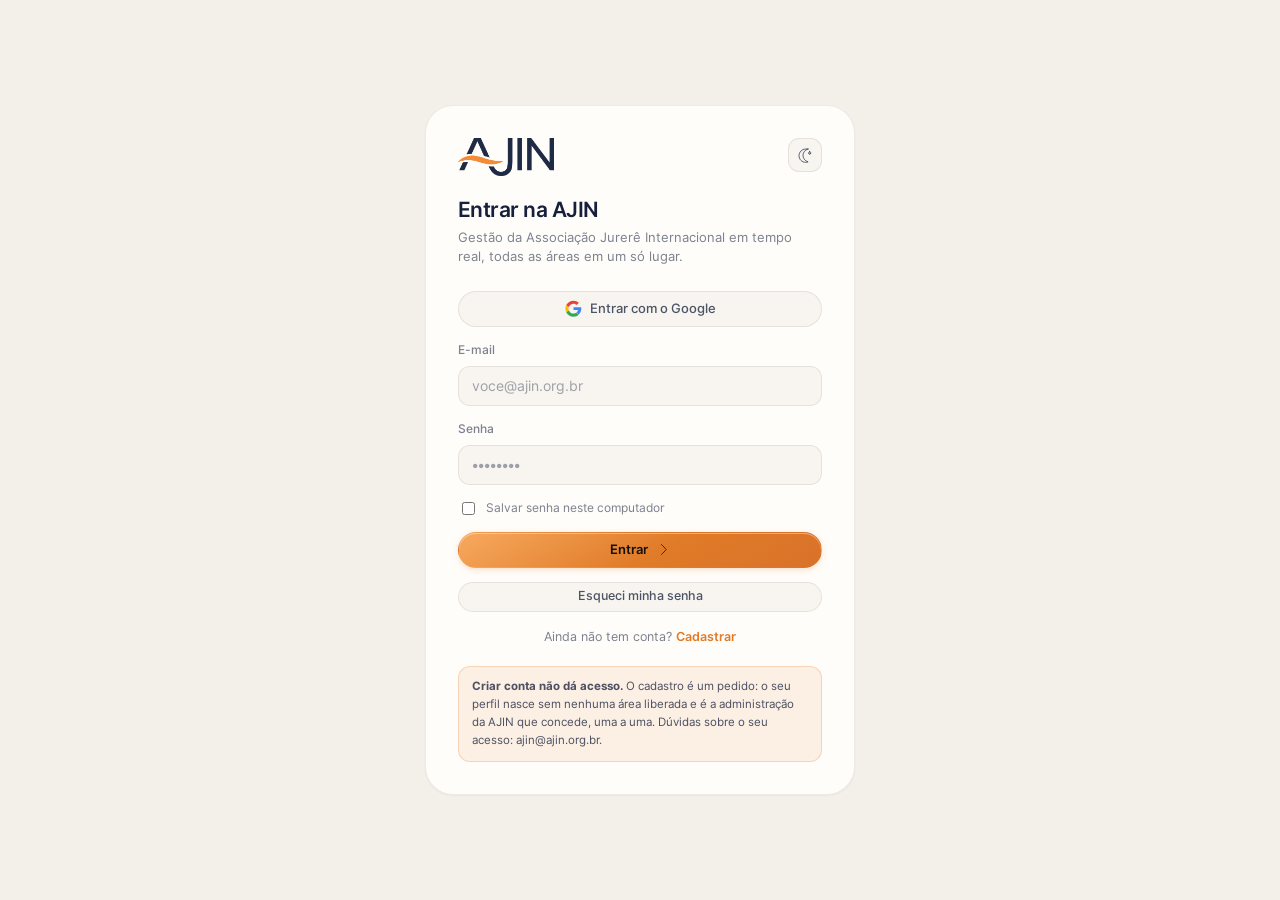
<file: preview/app/index.html>
<!doctype html>
<html lang="pt-BR">
  <head>
    <meta charset="UTF-8" />
    <meta name="viewport" content="width=device-width, initial-scale=1.0" />
    <meta name="theme-color" content="#1F2A44" />
    <title>AJIN, gestão da associação</title>

    <style>
      /* =================================================================
         A abertura.

         A animação oficial da associação, a mesma que abre o site. Está no
         HTML, e não dentro do app, porque precisa aparecer antes de
         qualquer JavaScript rodar: entre clicar em "Acessar o app" e a tela
         de login existir há alguns instantes, e sem nada aqui esses
         instantes são uma tela branca.

         O arquivo é servido à parte, não embutido: embutido, ele viraria
         1,2 MB de texto no HTML e atrasaria justamente o que veio adiantar.
         ================================================================= */
      html, body { margin: 0; height: 100%; background: #fbf8f0; }

      #partida {
        position: fixed;
        inset: 0;
        z-index: 9999;
        background: #fbf8f0;
        cursor: pointer;
        transition: opacity 520ms cubic-bezier(0.23, 1, 0.32, 1);
      }
      #partida[data-saindo] { opacity: 0; pointer-events: none; }
      #partida video { width: 100%; height: 100%; object-fit: cover; }

      #partida .pular {
        position: absolute;
        right: 22px;
        bottom: 20px;
        font: 10.5px ui-monospace, Menlo, monospace;
        letter-spacing: 0.16em;
        text-transform: uppercase;
        color: rgba(31, 42, 68, 0.5);
        opacity: 0;
        animation: mostra 500ms ease-out 1600ms forwards;
      }
      @keyframes mostra { to { opacity: 1; } }

      @media (prefers-reduced-motion: reduce) {
        #partida { display: none; }
      }
    </style>
    <script type="module" crossorigin src="/preview/app/assets/app.js?v=20260909150903"></script>
    <link rel="stylesheet" crossorigin href="/preview/app/assets/app.css?v=20260909150903">
  </head>

  <body>
    <div id="root"></div>

    <div id="partida" role="status" aria-label="Abrindo o AJIN">
      <video id="filme" muted playsinline preload="auto" src="./ajin.mp4"></video>
      <span class="pular">clique para pular</span>
    </div>

  </body>
</html>
</file>
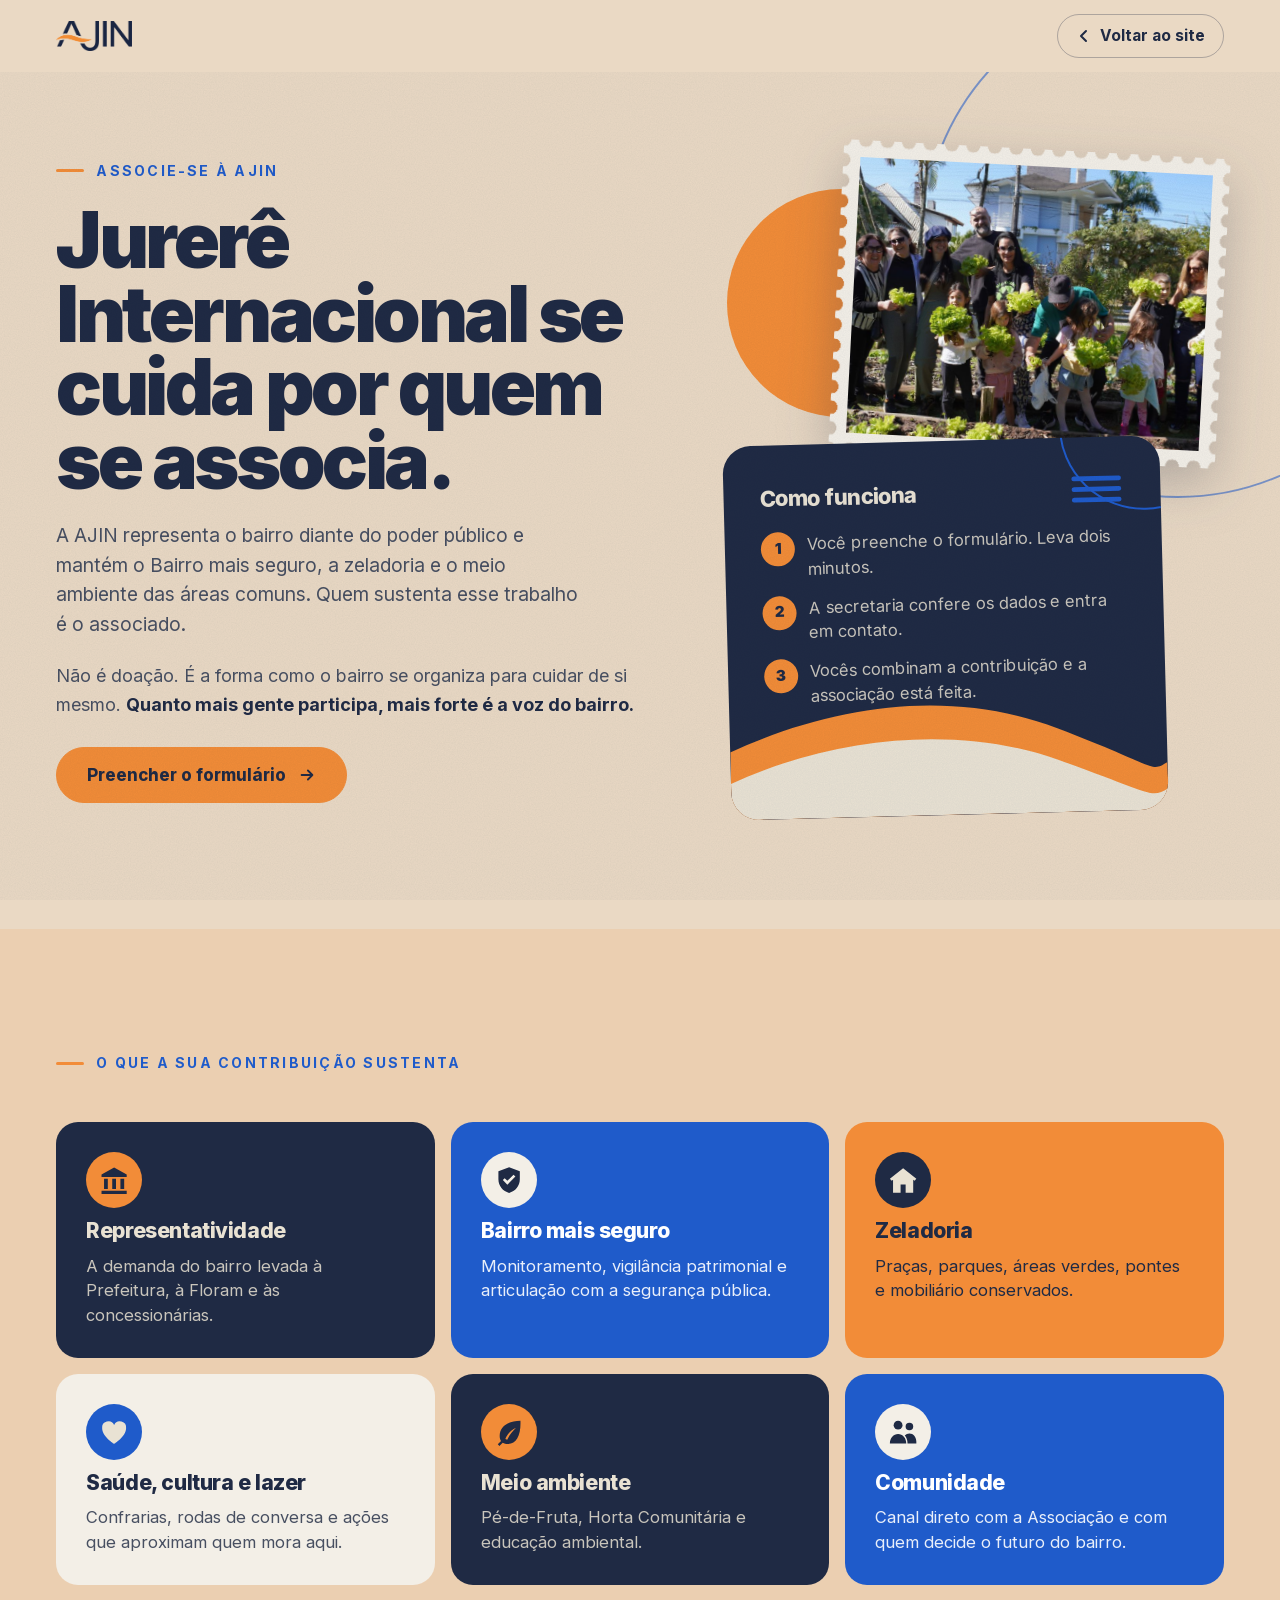
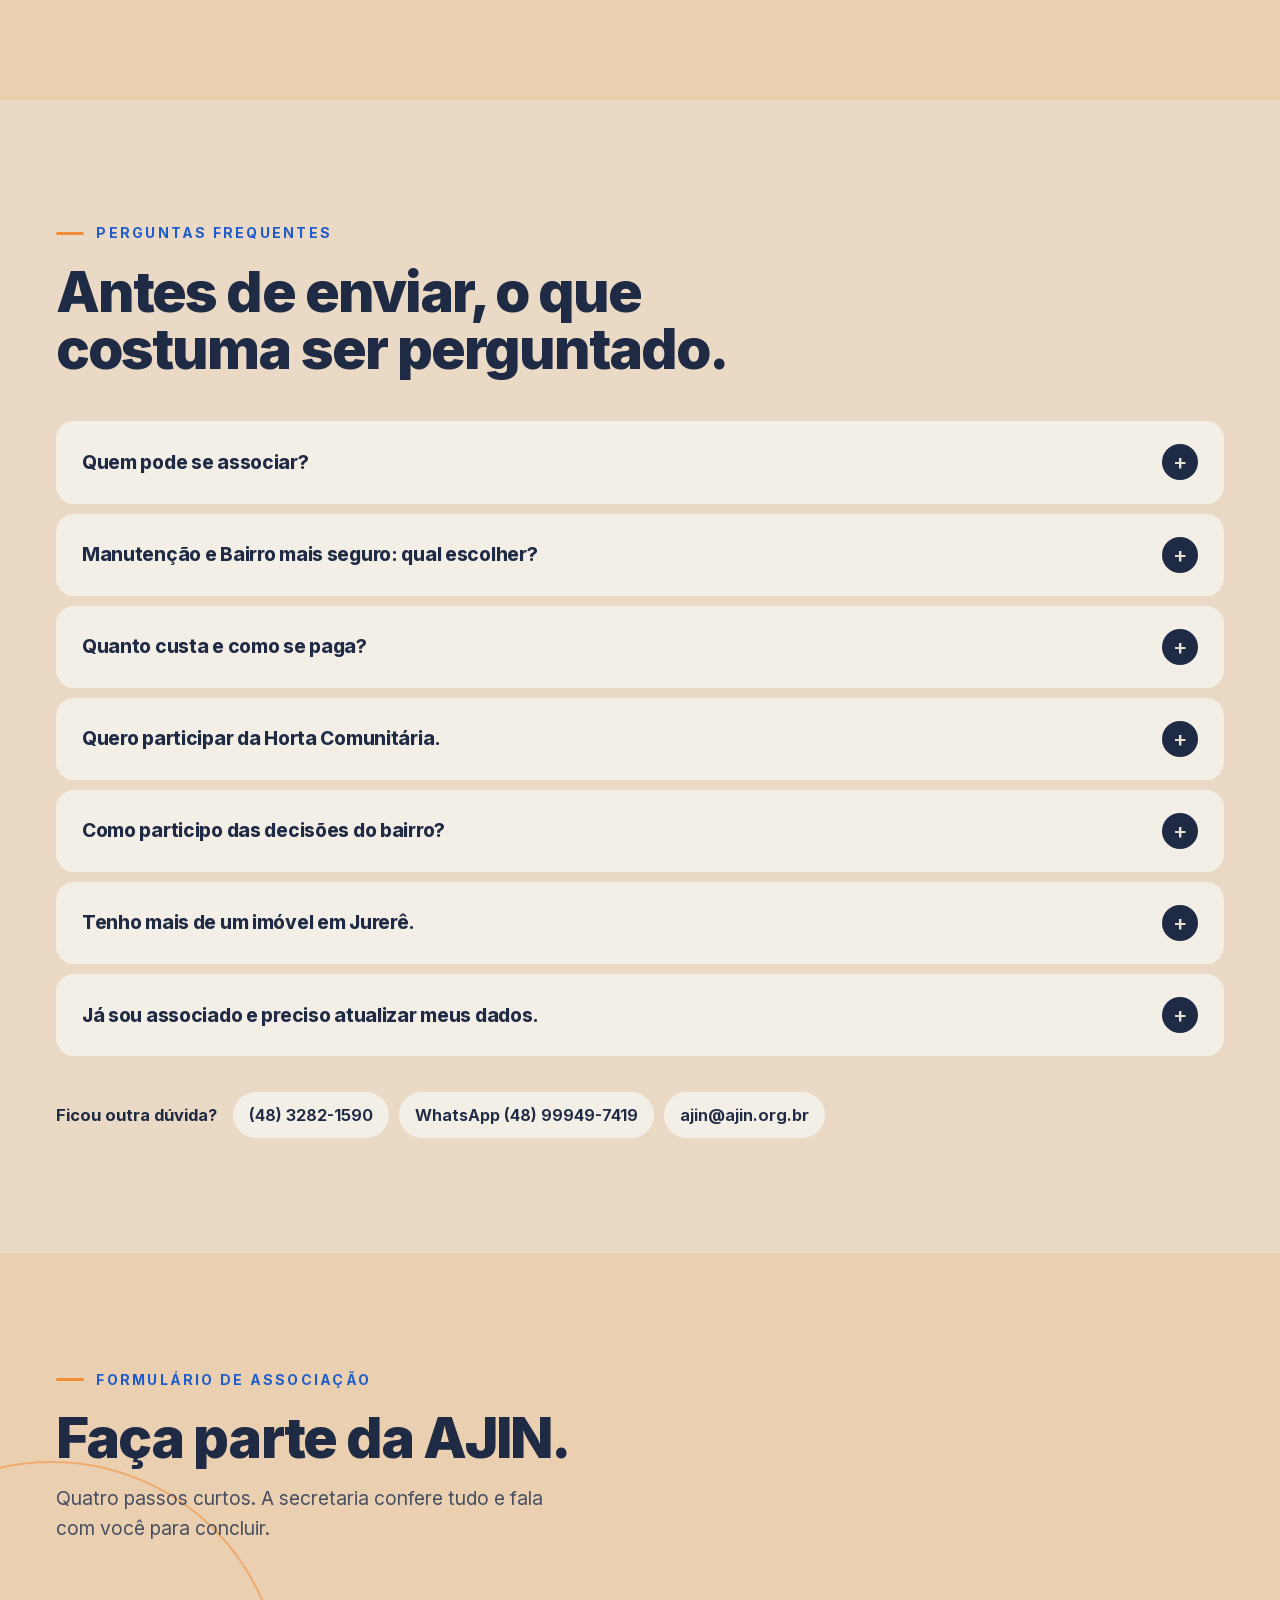
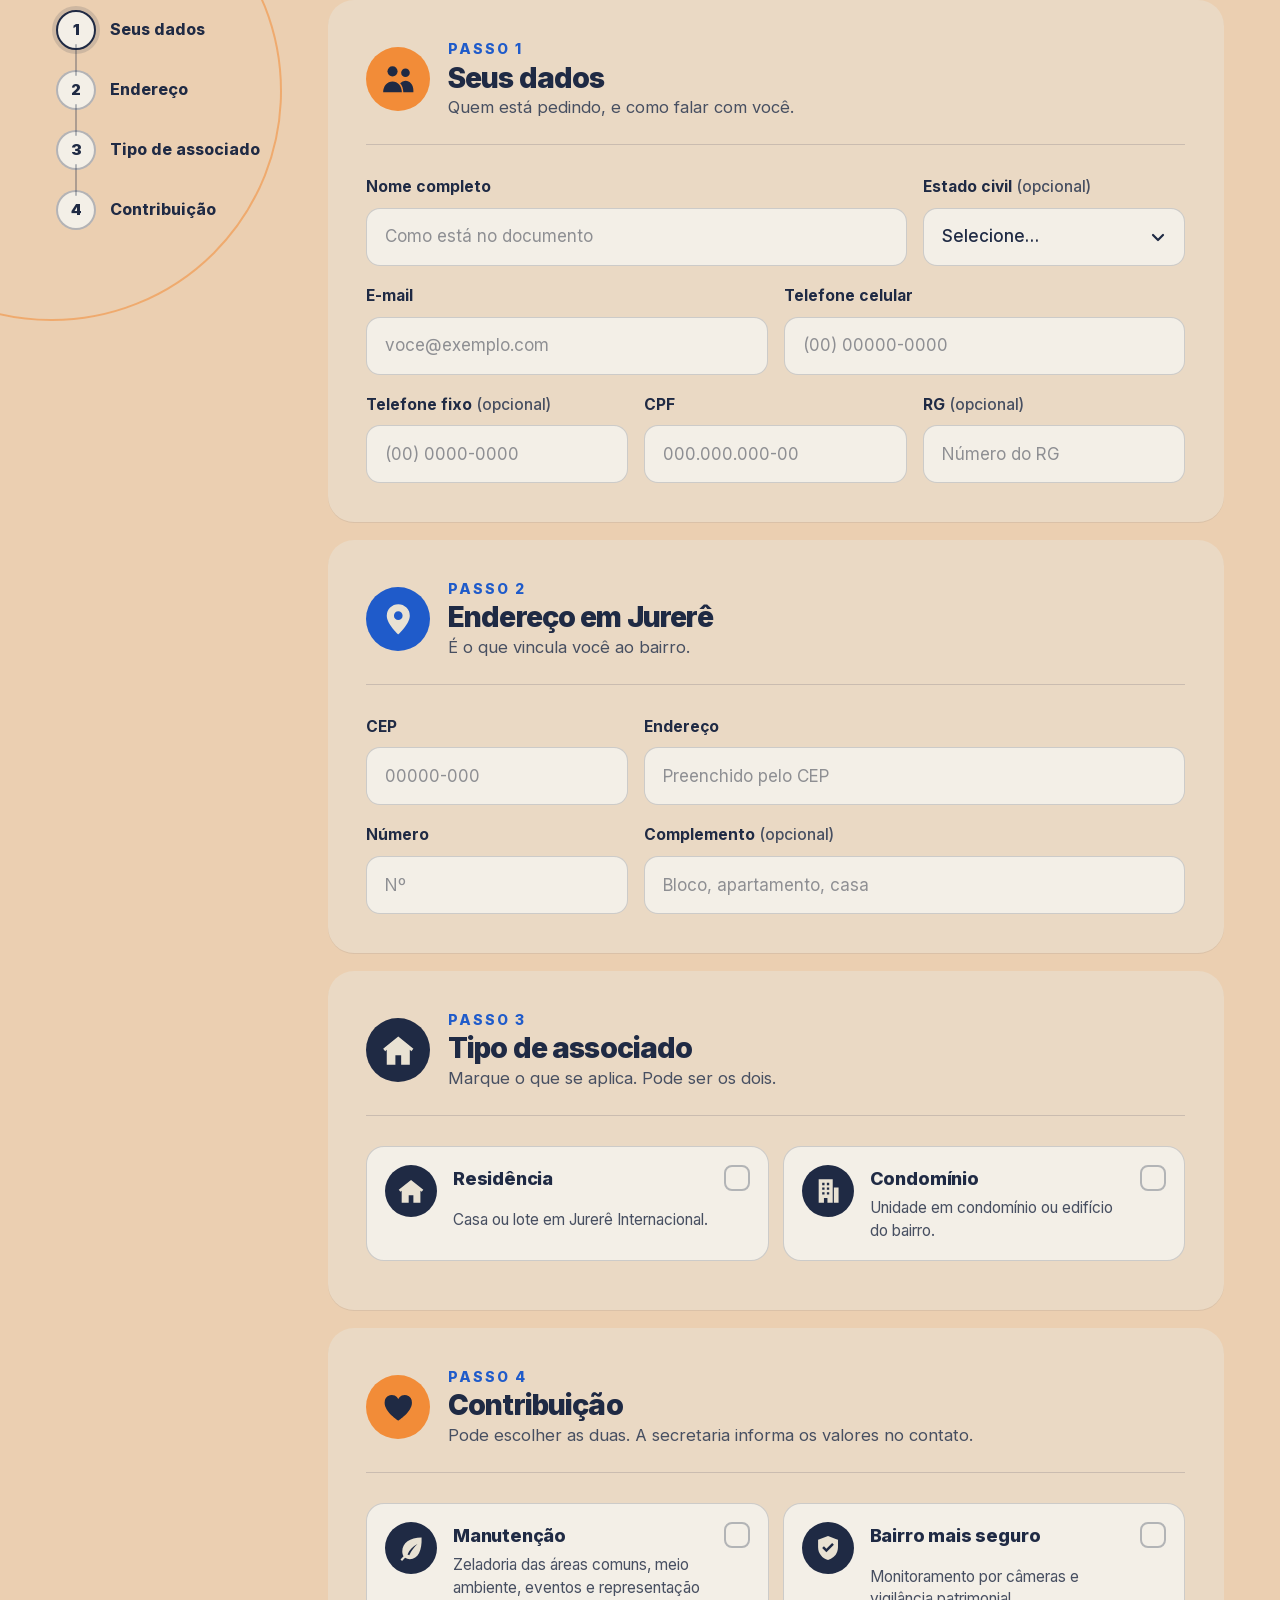
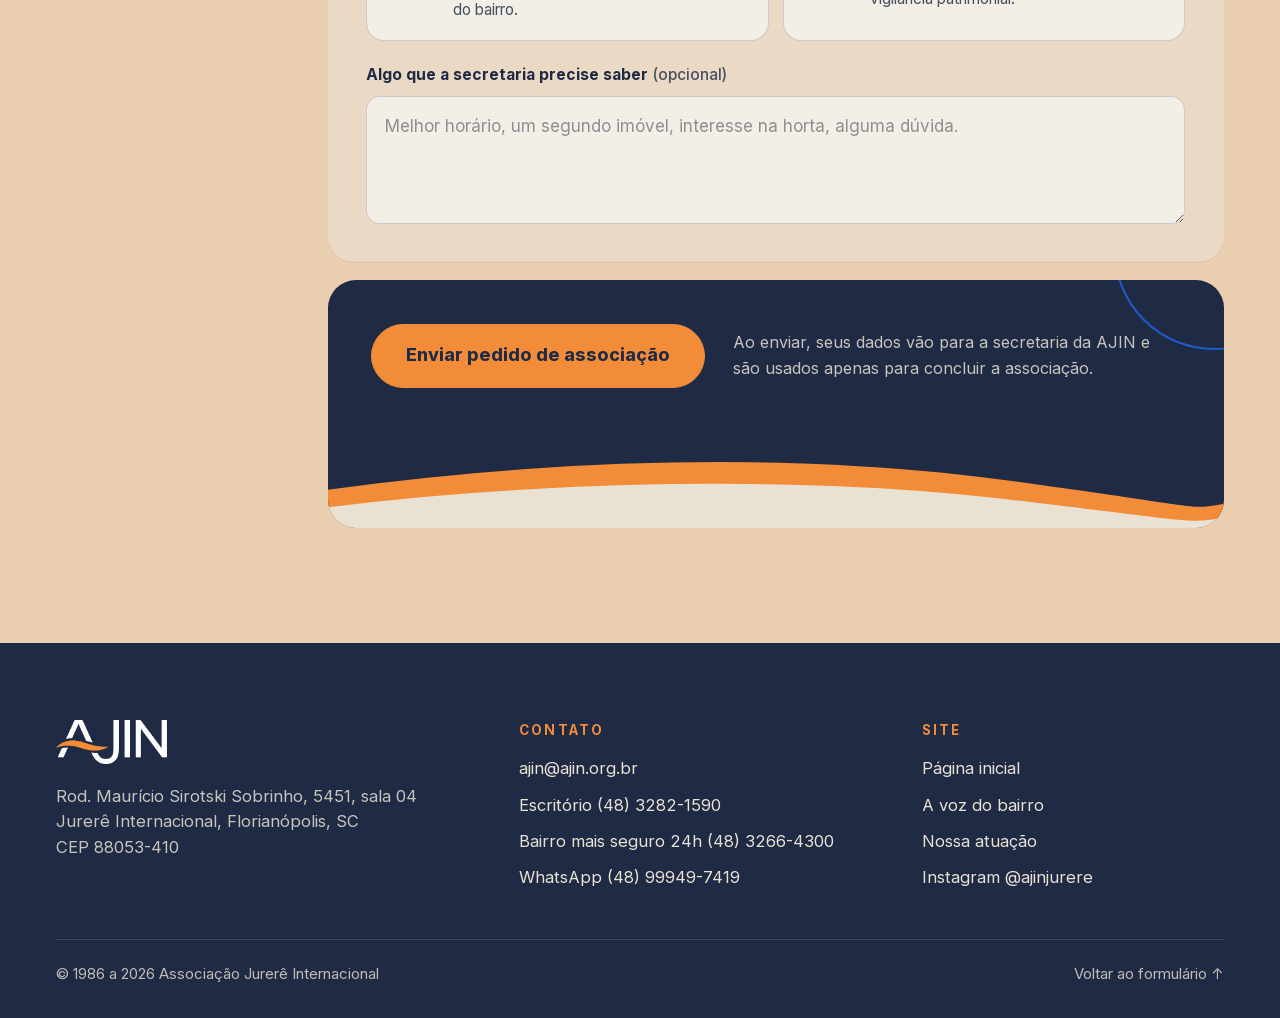
<file: preview/cadastro/index.html>
<!doctype html>
<html lang="pt-BR">
<meta charset="utf-8" />
<title>Associe-se à AJIN</title>
<meta name="robots" content="noindex" />
<meta http-equiv="refresh" content="0; url=/cadastro/" />
<link rel="canonical" href="https://www.ajin.org.br/cadastro/" />
<script>location.replace('/cadastro/' + location.search + location.hash)</script>
<p style="font:16px system-ui;padding:2rem">O site da AJIN agora está no endereço principal. <a href="/cadastro/">Abrir</a>.</p>
</file>
<file: estudio/css/pecas.css>
/* =====================================================================
   Peças da AJIN: o desenho de cada formato, no tamanho final.

   Uma peça é um elemento .peca com largura e altura fixas em pixels
   (1080 de largura nas redes, A4 a 96 dpi nos documentos, 1920 × 1080 nas
   apresentações). O estúdio só reduz a prévia com transform; a exportação
   fotografa a peça no tamanho real.

   Regras da marca aplicadas aqui: quatro cores, Inter, chão quente com
   grão, elementos das placas (curva de areia, arco laranja, três traços,
   círculo vazado, selo postal), laranja nunca como texto em fundo claro,
   elemento decorativo nunca cruzando texto.
   ===================================================================== */
@font-face { font-family: 'Inter'; font-style: normal; font-weight: 400 900; font-display: block; src: url('../../fontes/inter-latin.woff2') format('woff2'); }

.peca {
  --navy: #1f2a44; --mar: #1f5bca; --onda: #f28c38; --areia: #e9e2d3; --branco: #ffffff;
  --papel: #eadbc6; --duna: #ebcfb0; --areia-clara: #f3efe7; --areia-funda: #d6d1c5;
  --fraco: #4b5266; --fraco-claro: #d3cfc6;
  position: relative; overflow: hidden; box-sizing: border-box;
  font-family: 'Inter', -apple-system, 'Segoe UI', sans-serif; color: var(--navy);
  background: var(--papel); -webkit-font-smoothing: antialiased; text-rendering: geometricPrecision;
  font-feature-settings: 'ss01', 'cv11';
}
.peca *, .peca *::before, .peca *::after { box-sizing: border-box; }
.peca img { display: block; max-width: none; }
.peca h1, .peca h2, .peca h3, .peca p { margin: 0; }
.peca .grao { position: absolute; inset: 0; pointer-events: none; opacity: 0.16; mix-blend-mode: multiply; z-index: 50;
  background-image: url("data:image/svg+xml,%3Csvg xmlns='http://www.w3.org/2000/svg' width='240' height='240'%3E%3Cfilter id='n'%3E%3CfeTurbulence type='fractalNoise' baseFrequency='.85' numOctaves='3' stitchTiles='stitch'/%3E%3CfeColorMatrix values='0 0 0 0 .12 0 0 0 0 .16 0 0 0 0 .27 0 0 0 .55 0'/%3E%3C/filter%3E%3Crect width='100%25' height='100%25' filter='url(%23n)'/%3E%3C/svg%3E");
  background-size: 240px; }

/* ---------- peças comuns ---------- */
.p-rotulo { display: inline-flex; align-items: center; gap: 16px; font-weight: 800; letter-spacing: 0.16em; text-transform: uppercase; color: var(--mar); }
.p-rotulo::before { content: ''; width: 44px; height: 5px; border-radius: 5px; background: var(--onda); flex: none; }
.escuro .p-rotulo, .p-rotulo--onda { color: var(--onda); }
.p-titulo { font-weight: 900; letter-spacing: -0.045em; line-height: 0.98; text-wrap: balance; }
.p-texto { font-weight: 500; line-height: 1.45; color: var(--fraco); text-wrap: pretty; }
.escuro { background: var(--navy); color: var(--areia); --fraco: #cfcbc4; }
.p-logo { height: 64px; width: auto; }
.p-foto { position: absolute; inset: 0; width: 100%; height: 100%; object-fit: cover; }
.p-veu { position: absolute; inset: 0; background: linear-gradient(to top, rgba(31,42,68,0.94) 0%, rgba(31,42,68,0.55) 38%, rgba(31,42,68,0) 66%, rgba(31,42,68,0.35) 100%); }
.p-tracos { position: absolute; width: 78px; height: 46px; }
.p-circulo { position: absolute; border-radius: 50%; border: 3px solid var(--mar); pointer-events: none; }
.p-selo { --r: 11px; padding: calc(var(--r) * 2.4); background: var(--areia-clara);
  -webkit-mask: radial-gradient(var(--r), #0000 97%, #000) round calc(-1.5 * var(--r)) calc(-1.5 * var(--r)) / calc(3 * var(--r)) calc(3 * var(--r)), linear-gradient(#000 0 0) no-repeat 50% / calc(100% - 3 * var(--r)) calc(100% - 3 * var(--r));
          mask: radial-gradient(var(--r), #0000 97%, #000) round calc(-1.5 * var(--r)) calc(-1.5 * var(--r)) / calc(3 * var(--r)) calc(3 * var(--r)), linear-gradient(#000 0 0) no-repeat 50% / calc(100% - 3 * var(--r)) calc(100% - 3 * var(--r)); }
.p-selo img { width: 100%; height: 100%; object-fit: cover; }
.p-sombra { filter: drop-shadow(0 26px 36px rgba(31,42,68,0.3)); }
.p-icone { width: 76px; height: 76px; border-radius: 50%; display: grid; place-items: center; flex: none; }
.p-icone svg { width: 54%; height: 54%; fill: currentColor; }
.p-icone--onda { background: var(--onda); color: var(--navy); }
.p-icone--navy { background: var(--navy); color: var(--areia); }
.p-icone--mar { background: var(--mar); color: var(--areia); }
.p-icone--areia { background: var(--areia-clara); color: var(--navy); }
.p-curva { position: absolute; left: 0; right: 0; bottom: 0; width: 100%; }
.p-pendente { background: #f28c3833; outline: 3px dashed var(--onda); outline-offset: 2px; border-radius: 6px; }
.p-vazio { display: grid; place-items: center; background: var(--areia-funda); color: var(--fraco); font-weight: 700; font-size: 26px; letter-spacing: 0.06em; text-transform: uppercase; text-align: center; padding: 20px; }

/* faixa de apoio (parceiros) */
.p-apoio { display: flex; align-items: center; gap: 22px; }
.p-apoio small { font-weight: 800; letter-spacing: 0.16em; text-transform: uppercase; font-size: 18px; opacity: 0.8; }
.p-apoio img { height: 46px; width: auto; }
.p-apoio span.nome { font-weight: 800; font-size: 22px; }

/* =====================================================================
   FLYER DE WHATSAPP · 1080 × 1350 (feed) ou 1080 × 1920 (story)
   A imagem prevalece; a informação vem em destaque; a assinatura é a
   onda laranja com a onda navy.
   ===================================================================== */
.fw { display: grid; grid-template-rows: 1fr auto; }
.fw__foto { position: relative; overflow: hidden; }
.fw__foto::after { content: ''; position: absolute; inset: 0; background: linear-gradient(to bottom, rgba(31,42,68,0.45), rgba(31,42,68,0) 30%); }
.fw__logo { position: absolute; top: 56px; left: 64px; z-index: 2; height: 70px; }
.fw__rotulo { position: absolute; top: 60px; right: 64px; z-index: 2; padding: 14px 24px; border-radius: 100px; background: var(--onda); color: var(--navy); font-weight: 800; font-size: 24px; letter-spacing: 0.12em; text-transform: uppercase; }
.fw__painel { position: relative; background: var(--navy); color: var(--areia); padding: 18px 64px 52px; z-index: 1; }
.fw__onda { position: absolute; left: 0; right: 0; bottom: calc(100% - 2px); width: 100%; height: 120px; display: block; }
.fw__titulo { font-size: 82px; color: var(--branco); }
.fw__sub { margin-top: 24px; font-size: 32px; line-height: 1.35; color: #d7d3cb; font-weight: 500; }
.fw__info { margin-top: 28px; display: grid; gap: 14px; }
.fw__linha { display: grid; grid-template-columns: 58px 1fr; gap: 22px; align-items: center; font-size: 32px; font-weight: 700; color: var(--areia); line-height: 1.2; }
.fw__linha .p-icone { width: 58px; height: 58px; }
.fw__rodape { margin-top: 32px; display: flex; align-items: center; justify-content: space-between; gap: 24px; }
.fw__cta { display: inline-flex; align-items: center; min-height: 84px; padding: 0 40px; border-radius: 100px; background: var(--onda); color: var(--navy); font-weight: 900; font-size: 32px; letter-spacing: -0.01em; }
.fw__contato { font-size: 26px; font-weight: 700; color: #d7d3cb; text-align: right; line-height: 1.35; }
.fw .p-apoio { margin-top: 34px; padding-top: 26px; border-top: 2px solid rgba(233,226,211,0.18); color: var(--areia); }
.fw--story .fw__titulo { font-size: 96px; }
.fw--story .fw__painel { padding-bottom: 120px; }

/* =====================================================================
   CARROSSEL DE INSTAGRAM · 1080 × 1350 por card
   Leitura editorial: frases curtas em continuidade e gancho para o
   próximo card.
   ===================================================================== */
.ig { padding: 92px 88px 0; }
.ig__topo { position: absolute; top: 46px; left: 88px; right: 88px; display: flex; align-items: center; justify-content: space-between; z-index: 5; }
.ig__topo img { height: 50px; }
.ig__topo span { font-size: 22px; font-weight: 800; letter-spacing: 0.14em; color: var(--fraco); }
.ig.escuro .ig__topo span, .ig--foto .ig__topo span { color: #d7d3cb; }
.ig__rodape { position: absolute; left: 88px; right: 88px; bottom: 54px; display: flex; align-items: center; justify-content: space-between; z-index: 5; }
.ig__rodape span { font-size: 24px; font-weight: 700; color: var(--fraco); }
.ig.escuro .ig__rodape span, .ig--foto .ig__rodape span { color: #d7d3cb; }
/* no fecho o rodapé pousa na areia da placa: volta ao navy */
.ig--fecho .ig__rodape span { color: var(--navy) !important; }
.ig__gancho { display: inline-flex; align-items: center; gap: 14px; font-size: 26px; font-weight: 800; color: var(--navy); }
.ig.escuro .ig__gancho, .ig--foto .ig__gancho { color: var(--areia); }
.ig__gancho i { width: 54px; height: 54px; border-radius: 50%; background: var(--onda); display: grid; place-items: center; font-style: normal; color: var(--navy); font-size: 30px; }

/* capa */
.ig--capa { padding: 0; }
.ig--capa .p-foto + .p-veu + .ig__capa { position: absolute; left: 88px; right: 88px; bottom: 150px; color: var(--branco); }
.ig__capa .p-rotulo { font-size: 26px; color: var(--onda); }
.ig__capa h1 { margin-top: 26px; font-size: 104px; color: var(--branco); }
.ig__capa p { margin-top: 26px; font-size: 36px; line-height: 1.35; color: #e4e0d8; font-weight: 500; max-width: 26ch; }
.ig--capa-sem-foto { background: var(--navy); }
.ig--capa-sem-foto .ig__capa { position: absolute; left: 88px; right: 88px; bottom: 220px; }

/* coluna com foto */
.ig--coluna { display: grid; grid-template-rows: auto 1fr; gap: 40px; padding-bottom: 150px; }
.ig--coluna .ig__foto { height: 470px; border-radius: 30px; overflow: hidden; position: relative; margin-top: 30px; }
.ig--coluna h2 { font-size: 66px; }
.ig__itens { display: grid; gap: 26px; margin-top: 30px; }
.ig__item { display: grid; grid-template-columns: 10px 1fr; gap: 26px; }
.ig__item::before { content: ''; border-radius: 10px; background: var(--onda); }
.ig__item b { display: block; font-size: 32px; font-weight: 850; letter-spacing: -0.02em; }
.ig__item span { display: block; margin-top: 6px; font-size: 29px; line-height: 1.4; color: var(--fraco); font-weight: 500; }

/* foto rasgada */
.ig--rasgada { padding: 0; }
.ig--rasgada .ig__foto { position: absolute; left: 0; right: 0; top: 0; height: 760px; overflow: hidden; }
.ig__rasgo { position: absolute; left: 0; right: 0; top: 690px; width: 100%; height: 140px; }
.ig--rasgada .ig__texto { position: absolute; left: 88px; right: 88px; top: 850px; }
.ig--rasgada h2 { font-size: 70px; }
.ig--rasgada h3 { margin-top: 24px; font-size: 30px; font-weight: 850; color: var(--mar); letter-spacing: 0.02em; text-transform: uppercase; }
.ig--rasgada p { margin-top: 14px; font-size: 32px; line-height: 1.42; color: var(--fraco); font-weight: 500; }

/* texto longo */
.ig--longo { background: var(--areia-clara); padding-top: 150px; }
.ig--longo .p-rotulo { font-size: 26px; }
.ig--longo .ig__p1 { margin-top: 38px; font-size: 54px; font-weight: 850; line-height: 1.16; letter-spacing: -0.03em; color: var(--navy); }
.ig--longo .ig__p2 { margin-top: 40px; font-size: 35px; line-height: 1.5; color: var(--fraco); font-weight: 500; }
.ig--longo .ig__p3 { margin-top: 28px; font-size: 35px; line-height: 1.5; color: var(--fraco); font-weight: 500; }
.ig--longo .ig__marca { position: absolute; left: 88px; top: 110px; width: 6px; height: 0; }

/* três caixas */
.ig--caixas { padding-top: 140px; }
.ig--caixas .ig__caixas { display: grid; gap: 22px; }
.ig__caixa { padding: 34px 38px; border-radius: 30px; display: grid; grid-template-columns: 76px 1fr; gap: 8px 28px; align-items: start; }
.ig__caixa .p-icone { grid-row: span 2; }
.ig__caixa b { font-size: 34px; font-weight: 850; letter-spacing: -0.02em; line-height: 1.1; }
.ig__caixa span { font-size: 27px; line-height: 1.4; font-weight: 500; }
.ig__caixa--navy { background: var(--navy); color: var(--areia); } .ig__caixa--navy span { color: #d3cfc6; }
.ig__caixa--mar { background: var(--mar); color: var(--branco); } .ig__caixa--mar span { color: #e6ecf8; }
.ig__caixa--onda { background: var(--onda); color: var(--navy); } .ig__caixa--onda span { color: #2b2f3b; }

/* fechamento */
.ig--fecho { padding: 0; }
.ig--fecho .ig__fecho { position: absolute; left: 88px; right: 88px; top: 230px; }
.ig--fecho h2 { font-size: 92px; color: var(--branco); }
.ig--fecho p { margin-top: 30px; font-size: 38px; line-height: 1.38; color: #d7d3cb; font-weight: 500; max-width: 24ch; }
.ig__fecho-contatos { margin-top: 40px; font-size: 24px; }
.ig--fecho .ig__cta { margin-top: 46px; display: inline-flex; align-items: center; min-height: 90px; padding: 0 44px; border-radius: 100px; background: var(--onda); color: var(--navy); font-weight: 900; font-size: 32px; }
.ig--fecho .p-apoio { position: absolute; left: 88px; right: 88px; bottom: 300px; color: var(--areia); }

/* boletim no instagram: chamada para o PDF */
.ig--boletim .ig__vol { display: inline-flex; flex-direction: column; align-items: center; justify-content: center; width: 170px; height: 170px; border-radius: 34px; background: var(--onda); color: var(--navy); font-weight: 900; line-height: 1; position: absolute; top: 150px; right: 88px; z-index: 3; }
.ig--boletim .ig__vol b { font-size: 76px; letter-spacing: -0.04em; }
.ig--boletim .ig__vol small { font-size: 22px; letter-spacing: 0.12em; margin-top: 6px; }
.ig--link .ig__link { margin-top: 40px; display: grid; gap: 14px; padding: 40px; border-radius: 30px; background: var(--areia-clara); color: var(--navy); }
.ig--link .ig__link b { font-size: 40px; font-weight: 900; letter-spacing: -0.02em; }
.ig--link .ig__link span { font-size: 28px; font-weight: 600; color: var(--fraco); }

/* ---------- contatos institucionais: sempre presentes ---------- */
.p-contatos { display: flex; flex-wrap: wrap; align-items: center; gap: 10px 30px; font-size: 22px; font-weight: 600; color: #cfd0d6; z-index: 4; }
.p-contatos span { display: inline-flex; align-items: center; gap: 9px; white-space: nowrap; }
.p-contatos svg { width: 24px; height: 24px; fill: var(--onda); flex: none; }
.p-contatos b { color: #ece4d6; font-weight: 800; }

/* ---------- flyer de WhatsApp: molde do card de notícia, limpo ----------
   Texto e rodapé numa coluna: o rodapé fica no pé e nunca cruza o texto. */
.fl { padding: 0; background: var(--navy); color: var(--areia); }
/* a foto vai até a onda: a transição é a onda laranja com a onda navy, mais baixa, e só um véu leve no alto para o logo */
.fl__foto { position: absolute; left: 0; right: 0; top: 0; height: 732px; overflow: hidden; }
.fl__foto::after { content: ''; position: absolute; inset: 0; background: linear-gradient(to bottom, rgba(31,42,68,0.5), rgba(31,42,68,0) 30%); }
.fl__transicao { position: absolute; left: 0; right: 0; top: 612px; width: 100%; height: 120px; z-index: 2; display: block; }
.fl__logo { position: absolute; left: 88px; top: 66px; height: 76px; z-index: 3; }
.fl__tag { position: absolute; right: 88px; top: 72px; z-index: 3; padding: 14px 26px; border-radius: 100px; background: var(--onda); color: var(--navy); font-size: 24px; font-weight: 900; letter-spacing: 0.12em; text-transform: uppercase; }
.fl__painel { position: absolute; left: 88px; right: 88px; top: 760px; bottom: 84px; z-index: 3; display: flex; flex-direction: column; }
.fl__texto h1 { font-size: 66px; line-height: 1.02; color: #ece4d6; letter-spacing: -0.04em; }
.fl__texto p { margin-top: 18px; font-size: 30px; line-height: 1.35; color: #cfd0d6; font-weight: 500; max-width: 34ch; }
.fl__info { margin-top: 22px; display: flex; flex-wrap: wrap; gap: 10px 28px; }
.fl__item { display: inline-flex; align-items: center; gap: 12px; font-size: 28px; font-weight: 700; color: #ece4d6; }
.fl__item svg { width: 28px; height: 28px; fill: var(--onda); flex: none; }
.fl__pe { margin-top: auto; padding-top: 18px; display: grid; gap: 14px; }
.fl__cta { font-size: 28px; font-weight: 800; color: var(--onda); }
.fl .p-apoio { color: var(--areia); }
.fl__contatos, .ig__news-contatos { flex-wrap: nowrap; gap: 24px; font-size: 20px; }
.fl__contatos svg, .ig__news-contatos svg { width: 22px; height: 22px; }
.fl--story .fl__foto { height: 1080px; }
.fl--story .fl__transicao { top: 960px; }
/* foto inteira: nada cortado; as sobras ficam no navy do fundo */
.fl--inteira .fl__foto .p-foto { object-fit: contain; }
.fl--story .fl__logo { top: 150px; }
.fl--story .fl__tag { top: 156px; }
.fl--story .fl__painel { top: 1100px; bottom: 130px; }
.fl--story .fl__texto h1 { font-size: 84px; }
.fl--story .fl__texto p { font-size: 36px; }
.fl--story .fl__item { font-size: 34px; }
.fl--story .fl__cta { font-size: 32px; }
.fl--story .fl__contatos { font-size: 24px; flex-wrap: wrap; }

/* ---------- card de notícia (news): a matéria forte do boletim no feed ---------- */
.ig--news { padding: 0; background: var(--navy) url('../marca/fundo-navy.jpg') center/cover; color: var(--areia); }
.ig--news .ig__news-foto { position: absolute; left: 0; right: 0; top: 0; height: 720px; overflow: hidden; }
.ig--news .ig__news-foto::after { content: ''; position: absolute; inset: 0; background: linear-gradient(to bottom, rgba(31,42,68,0.55), rgba(31,42,68,0) 30%, rgba(31,42,68,0) 70%, rgba(31,42,68,0.9)); }
.ig--news .ig__news-tag { position: absolute; left: 88px; top: 654px; z-index: 3; display: inline-flex; align-items: center; gap: 14px; padding: 14px 26px; border-radius: 100px; background: var(--onda); color: var(--navy); font-size: 24px; font-weight: 900; letter-spacing: 0.12em; text-transform: uppercase; }
.ig--news .ig__news-painel { position: absolute; left: 88px; right: 88px; top: 790px; bottom: 100px; z-index: 3; display: flex; flex-direction: column; }
.ig--news .ig__news-pe { margin-top: auto; padding-top: 22px; display: grid; gap: 14px; }
.ig--news .ig__news-texto h1 { font-size: 66px; line-height: 1.02; color: #ece4d6; letter-spacing: -0.04em; }
.ig--news .ig__news-texto p { margin-top: 18px; font-size: 30px; line-height: 1.35; color: #cfd0d6; font-weight: 500; max-width: 30ch; }
.ig--news .ig__news-leia { font-size: 28px; font-weight: 800; color: #ece4d6; }
.ig--news .ig__news-leia b { color: var(--onda); }
.ig--news .ig__onda { position: absolute; right: 0; bottom: 0; width: 620px; height: 80px; z-index: 2; }
.ig--news .ig__topo, .ig--news .ig__rodape { display: none; }
.ig--news .ig__logo-news { position: absolute; left: 88px; top: 66px; height: 76px; z-index: 3; }

/* =====================================================================
   STORY DO INSTAGRAM · 1080 × 1920
   ===================================================================== */
.st { width: 1080px; height: 1920px; padding: 0; background: var(--navy); color: var(--areia); }
.st .p-foto { position: absolute; inset: 0; }
.st--inteira .p-foto { height: 1150px; object-fit: contain; object-position: center 55%; }
.st--inteira .st__veu { background: linear-gradient(to bottom, rgba(31,42,68,0.55), rgba(31,42,68,0) 16%, rgba(31,42,68,0) 48%, rgba(31,42,68,0.97) 64%); }
.st__veu { position: absolute; inset: 0; background: linear-gradient(to bottom, rgba(31,42,68,0.6), rgba(31,42,68,0.05) 22%, rgba(31,42,68,0.55) 42%, rgba(31,42,68,0.95) 70%); }
.st__logo { position: absolute; left: 90px; top: 146px; height: 88px; z-index: 3; }
.st__tag { position: absolute; right: 90px; top: 160px; z-index: 3; padding: 14px 26px; border-radius: 100px; background: var(--onda); color: var(--navy); font-size: 26px; font-weight: 900; letter-spacing: 0.12em; text-transform: uppercase; }
.st__texto { position: absolute; left: 90px; right: 90px; bottom: 580px; z-index: 3; }
.st__texto .p-rotulo { font-size: 28px; color: var(--onda); }
.st__texto h1 { margin-top: 24px; font-size: 104px; line-height: 0.98; color: #fff; letter-spacing: -0.045em; }
.st__texto p { margin-top: 28px; font-size: 40px; line-height: 1.35; color: #e4e0d8; font-weight: 500; }
.st__info { margin-top: 30px; display: grid; gap: 16px; }
.st__info .fw__linha { font-size: 38px; }
.st__link { position: absolute; left: 90px; right: 90px; bottom: 330px; z-index: 4; display: flex; align-items: center; justify-content: space-between; gap: 20px; padding: 34px 40px; border-radius: 32px; background: #fff; color: var(--navy); box-shadow: 0 20px 40px rgba(0,0,0,0.25); }
.st__link b { font-size: 40px; font-weight: 900; letter-spacing: -0.02em; }
.st__link span { font-size: 26px; font-weight: 700; color: var(--fraco); text-align: right; }
.st__onda { position: absolute; right: 0; bottom: 0; width: 100%; height: 130px; z-index: 2; }
.st__contatos { position: absolute; left: 90px; right: 90px; bottom: 210px; font-size: 26px; }
.st__contatos svg { width: 28px; height: 28px; }

/* =====================================================================
   BOLETIM SEMANAL · A4 vertical (794 × 1123 px a 96 dpi)
   ===================================================================== */
.bo { width: 794px; height: 1123px; padding: 96px 64px 74px; }
.bo__cabeca { position: absolute; top: 30px; left: 64px; right: 64px; display: flex; align-items: center; justify-content: space-between; }
.bo__cabeca img { height: 32px; }
.bo__cabeca span { font-size: 11px; font-weight: 800; letter-spacing: 0.14em; text-transform: uppercase; color: var(--fraco); }
.bo__num { display: inline-grid; place-items: center; min-width: 40px; height: 32px; padding: 0 10px; border-radius: 9px; background: var(--onda); color: var(--navy); font-weight: 900; font-size: 17px; }
.bo__rodape { position: absolute; left: 64px; right: 64px; bottom: 26px; display: flex; justify-content: space-between; font-size: 11.5px; font-weight: 700; color: var(--fraco); letter-spacing: 0.04em; }
.bo .p-rotulo { font-size: 12px; gap: 10px; }
.bo .p-rotulo::before { width: 26px; height: 3px; }

/* capa */
.bo--capa { padding: 0; }
.bo--capa .bo__capa { position: absolute; left: 56px; right: 56px; bottom: 160px; color: var(--branco); }
.bo--capa .bo__logo { position: absolute; top: 44px; left: 56px; height: 54px; z-index: 3; }
.bo--capa .bo__vol { position: absolute; top: 48px; right: 56px; z-index: 3; padding: 9px 16px; border-radius: 100px; background: var(--onda); color: var(--navy); font-weight: 900; font-size: 15px; letter-spacing: 0.06em; }
.bo--capa h1 { font-size: 64px; color: var(--branco); margin-top: 14px; }
.bo--capa .bo__chamada { margin-top: 16px; font-size: 17px; color: #e1ddd4; font-weight: 500; max-width: 40ch; line-height: 1.45; }
.bo--capa .bo__data { position: absolute; left: 56px; bottom: 62px; display: flex; align-items: center; gap: 18px; color: var(--areia); z-index: 3; }
.bo--capa .bo__dia { display: grid; place-items: center; width: 92px; height: 92px; border-radius: 22px; background: var(--onda); color: var(--navy); line-height: 1; }
.bo--capa .bo__dia b { font-size: 46px; font-weight: 900; letter-spacing: -0.04em; }
.bo--capa .bo__dia small { font-size: 12px; font-weight: 800; letter-spacing: 0.12em; }
.bo--capa .bo__data span { font-size: 13px; font-weight: 800; letter-spacing: 0.14em; text-transform: uppercase; line-height: 1.6; }
.bo--capa .bo__assina { position: absolute; right: 56px; bottom: 70px; font-size: 12px; font-weight: 800; letter-spacing: 0.14em; text-transform: uppercase; color: #d7d3cb; z-index: 3; }

/* índice */
.bo--indice h2 { margin-top: 16px; font-size: 44px; }
.bo__lista { margin-top: 30px; display: grid; gap: 10px; }
.bo__lista div { display: grid; grid-template-columns: 54px 1fr; gap: 16px; align-items: center; padding: 14px 18px; border-radius: 14px; background: var(--areia-clara); }
.bo__lista b { display: grid; place-items: center; height: 38px; border-radius: 10px; background: var(--navy); color: var(--areia); font-size: 16px; font-weight: 900; }
.bo__lista span { font-size: 15.5px; font-weight: 750; line-height: 1.3; }
.bo__lista em { display: block; font-style: normal; font-size: 12.5px; font-weight: 600; color: var(--fraco); margin-top: 2px; }
.bo--indice .bo__placa { position: absolute; left: 64px; right: 64px; bottom: 80px; border-radius: 20px; background: var(--navy); color: var(--areia); padding: 24px 28px 70px; overflow: hidden; }
.bo--indice .bo__placa b { font-size: 21px; font-weight: 850; letter-spacing: -0.02em; }
.bo--indice .bo__placa p { margin-top: 6px; font-size: 13.5px; color: #d3cfc6; line-height: 1.5; }

/* matéria */
.bo--materia .bo__chapeu { display: flex; align-items: center; justify-content: space-between; }
.bo--materia h2 { margin-top: 12px; font-size: 32px; line-height: 1.05; }
.bo--materia .bo__fina { margin-top: 10px; font-size: 15px; font-weight: 650; color: var(--navy); line-height: 1.45; }
.bo__fotos { margin-top: 18px; display: grid; gap: 8px; }
.bo__fotos[data-n="1"] { grid-template-columns: 1fr; }
.bo__fotos[data-n="2"] { grid-template-columns: 1fr 1fr; }
.bo__fotos[data-n="3"] { grid-template-columns: 2fr 1fr; grid-template-rows: 1fr 1fr; }
.bo__fotos[data-n="3"] figure:first-child { grid-row: span 2; }
.bo__fotos[data-n="4"] { grid-template-columns: 1fr 1fr; }
.bo__fotos figure { margin: 0; border-radius: 14px; overflow: hidden; background: var(--areia-funda); position: relative; }
.bo__fotos img { width: 100%; height: 100%; object-fit: cover; }
.bo__corpo { margin-top: 18px; columns: 2; column-gap: 26px; font-size: 13.2px; line-height: 1.58; color: #2f3546; font-weight: 450; }
.bo__corpo p { margin: 0 0 9px; break-inside: avoid-column; }
.bo__corpo--uma { columns: 1; }
.bo__destaque { margin-top: 14px; display: grid; grid-template-columns: 6px 1fr; gap: 14px; padding: 14px 18px; border-radius: 14px; background: var(--areia-clara); }
.bo__destaque::before { content: ''; border-radius: 6px; background: var(--onda); }
.bo__destaque small { display: block; font-size: 10.5px; font-weight: 800; letter-spacing: 0.14em; text-transform: uppercase; color: var(--mar); }
.bo__destaque b { display: block; margin-top: 3px; font-size: 14px; font-weight: 750; line-height: 1.4; }
.bo__cont { font-size: 11px; font-weight: 800; letter-spacing: 0.14em; text-transform: uppercase; color: var(--mar); margin-top: 6px; }

/* ocorrências */
.bo--ocorrencias h2 { margin-top: 12px; font-size: 32px; }
.bo__ocs { margin-top: 20px; display: grid; gap: 10px; }
.bo__oc { display: grid; grid-template-columns: 112px 1fr; gap: 16px; padding: 14px 18px; border-radius: 14px; background: var(--areia-clara); }
.bo__oc b { font-size: 13px; font-weight: 900; color: var(--navy); line-height: 1.35; }
.bo__oc b small { display: block; font-weight: 700; color: var(--fraco); font-size: 12px; }
.bo__oc span { font-size: 13px; line-height: 1.5; color: #2f3546; }
.bo__oc span strong { display: block; font-size: 13.5px; color: var(--navy); }

/* informações */
.bo--info h2 { margin-top: 12px; font-size: 32px; }
.bo__cards { margin-top: 20px; display: grid; grid-template-columns: 1fr 1fr; gap: 12px; }
.bo__card { padding: 18px 20px; border-radius: 16px; display: grid; gap: 6px; align-content: start; }
.bo__card b { font-size: 17px; font-weight: 850; letter-spacing: -0.01em; }
.bo__card span { font-size: 13px; line-height: 1.5; }
.bo__card--navy { background: var(--navy); color: var(--areia); } .bo__card--navy span { color: #d3cfc6; }
.bo__card--mar { background: var(--mar); color: var(--branco); } .bo__card--mar span { color: #e6ecf8; }
.bo__card--onda { background: var(--onda); color: var(--navy); }
.bo__card--clara { background: var(--areia-clara); color: var(--navy); } .bo__card--clara span { color: var(--fraco); }
.bo__contatos { margin-top: 18px; display: grid; grid-template-columns: repeat(2, 1fr); gap: 10px; }
.bo__contatos div { padding: 14px 18px; border-radius: 14px; background: var(--navy); color: var(--areia); }
.bo__contatos small { display: block; font-size: 10.5px; font-weight: 800; letter-spacing: 0.14em; text-transform: uppercase; color: var(--onda); }
.bo__contatos b { font-size: 17px; font-weight: 850; }

/* fecho */
.bo--fecho { padding: 0; background: var(--navy); color: var(--areia); }
.bo--fecho .bo__fecho { position: absolute; left: 64px; right: 64px; top: 280px; }
.bo--fecho h2 { font-size: 58px; color: var(--branco); }
.bo--fecho p { margin-top: 18px; font-size: 17px; line-height: 1.5; color: #d3cfc6; max-width: 40ch; }
.bo--fecho .bo__contatos div { background: rgba(233,226,211,0.08); }
.bo--fecho .p-apoio { position: absolute; left: 64px; right: 64px; bottom: 300px; color: var(--areia); }
.bo--fecho .p-apoio small { font-size: 11px; } .bo--fecho .p-apoio img { height: 30px; }

/* ---------- boletim: calor e contraste, tudo dentro do quadro ---------- */
.bo { background: #efe2cc url('../marca/fundo-papel.jpg') center/cover; background-blend-mode: multiply; }
.bo__onda { position: absolute; right: 0; bottom: 0; width: 560px; height: 92px; z-index: 1; }
.bo__icones { position: absolute; left: 64px; bottom: 30px; height: 12px; z-index: 2; }
.bo__rodape { left: 206px; right: 64px; bottom: 26px; z-index: 2; }
.bo__rodape b { color: var(--navy); font-weight: 900; }
.bo__rodape span:last-child { position: relative; z-index: 3; padding: 4px 10px; border-radius: 100px; background: var(--navy); color: var(--areia); }
.bo__sublinhado { display: block; width: 190px; height: 20px; margin-top: 10px; }

.bo__editoria { display: inline-flex; align-items: center; gap: 8px; padding: 6px 13px; border-radius: 100px; font-size: 11px; font-weight: 800; letter-spacing: 0.14em; text-transform: uppercase; }
.bo__editoria--navy { background: var(--navy); color: var(--areia); }
.bo__editoria--mar { background: var(--mar); color: #fff; }
.bo__editoria--onda { background: var(--onda); color: var(--navy); }

/* capa */
.bo--capa .p-veu { background: linear-gradient(to top, rgba(31,42,68,0.92) 8%, rgba(31,42,68,0.35) 48%, rgba(31,42,68,0.25) 70%, rgba(31,42,68,0.55)); }
.bo--capa .bo__capa { bottom: 230px; }
.bo--capa .bo__sublinhado { width: 320px; height: 26px; margin-top: 12px; }
.bo--capa .bo__data { bottom: 130px; }
.bo--capa .bo__assina { bottom: 150px; }
.bo--capa .bo__onda { width: 100%; height: 120px; }
.bo--capa .bo__brilho { position: absolute; right: 110px; top: 150px; width: 34px; z-index: 3; }

/* índice */
.bo__lista div { grid-template-columns: 58px 1fr; background: rgba(255,255,255,0.55); border: 1px solid rgba(31,42,68,0.08); box-shadow: 0 6px 14px rgba(31,42,68,0.06); }
.bo__lista b { background: none; color: var(--onda); font-size: 30px; letter-spacing: -0.04em; height: auto; }
.bo--indice .bo__placa { bottom: 110px; background: var(--mar) url('../marca/fundo-azul.jpg') center/cover; padding: 26px 200px 30px 28px; }
.bo--indice .bo__placa .bo__selo { position: absolute; right: 26px; top: 50%; translate: 0 -50%; width: 130px; }
.bo--indice .bo__placa p { color: #e6ecf8; }

/* matéria: fotos como impressos, retas, dentro do quadro; destaque em cartão */
.bo__fotos { gap: 12px; }
.bo__fotos figure { border-radius: 8px; overflow: hidden; background: #fff; padding: 6px; box-shadow: 0 8px 20px rgba(31,42,68,0.12); }
.bo__fotos figure > img { border-radius: 4px; }
.bo__destaque { margin-top: 18px; grid-template-columns: 6px 30px 1fr; gap: 14px; padding: 16px 18px; background: var(--areia-clara); border: 1px solid rgba(31,42,68,0.08); }
.bo__destaque > img.icone { width: 30px; height: 30px; margin-top: 2px; }
.bo__destaque small { color: var(--mar); }

/* ocorrências: navy limpo */
.bo--ocorrencias { background: var(--navy); color: var(--areia); }
.bo--ocorrencias h2 { color: #ece4d6; }
.bo--ocorrencias .p-rotulo { color: var(--onda); }
.bo--ocorrencias .bo__cabeca span:not(.bo__num) { color: #cfd0d6; }
.bo--ocorrencias .bo__oc { background: #27324f; border-left: 5px solid var(--onda); border-radius: 12px; }
.bo--ocorrencias .bo__oc b { color: var(--onda); }
.bo--ocorrencias .bo__oc b small { color: #cfd0d6; }
.bo--ocorrencias .bo__oc span { color: #dcd6cb; }
.bo--ocorrencias .bo__oc span strong { color: #ece4d6; }
.bo--ocorrencias .bo__rodape { color: #cfd0d6; }
.bo--ocorrencias .bo__rodape b { color: var(--onda); }

/* informações: azul-mar com os contatos grandes e o convite para associar-se */
.bo--info { background: var(--mar) url('../marca/fundo-azul.jpg') center/cover; color: var(--areia); }
.bo--info h2 { color: #ece4d6; }
.bo--info .p-rotulo { color: #ece4d6; }
.bo--info .bo__cabeca span:not(.bo__num) { color: #dfe6f6; }
.bo--info .bo__rodape { color: #dfe6f6; }
.bo--info .bo__rodape b { color: #fff; }
.bo__grandes { margin-top: 26px; display: grid; grid-template-columns: 1fr 1fr; gap: 14px; }
.bo__grandes > div { padding: 20px 22px 18px; border-radius: 18px; background: rgba(255,255,255,0.14); border: 1px solid rgba(255,255,255,0.22); display: grid; gap: 4px; align-content: start; }
.bo__grandes .ic { width: 40px; height: 40px; border-radius: 12px; background: var(--onda); display: grid; place-items: center; margin-bottom: 10px; }
.bo__grandes .ic svg { width: 22px; height: 22px; fill: var(--navy); }
.bo__grandes small { font-size: 11px; font-weight: 800; letter-spacing: 0.14em; text-transform: uppercase; color: #ece4d6; }
.bo__grandes b { font-size: 29px; font-weight: 900; letter-spacing: -0.03em; color: #fff; line-height: 1.05; overflow-wrap: anywhere; }
.bo__grandes em { font-style: normal; font-size: 12.5px; color: #dfe6f6; }
.bo__associe { margin-top: 18px; display: grid; grid-template-columns: 1fr 166px; gap: 22px; align-items: center; padding: 26px 28px; border-radius: 22px; background: var(--onda); color: var(--navy); }
.bo__associe small { font-size: 12px; font-weight: 800; letter-spacing: 0.16em; text-transform: uppercase; }
.bo__associe b { display: block; margin-top: 6px; font-size: 32px; font-weight: 900; letter-spacing: -0.03em; line-height: 1; }
.bo__associe p { margin-top: 12px; font-size: 14px; line-height: 1.5; color: #2b3245; }
.bo__planos { margin-top: 14px; display: flex; flex-wrap: wrap; gap: 8px; }
.bo__planos span { padding: 6px 12px; border-radius: 100px; background: var(--navy); color: var(--areia); font-size: 12px; font-weight: 800; }
.bo__qr { display: grid; justify-items: center; gap: 8px; }
.bo__qr img { width: 150px; height: 150px; border-radius: 14px; background: #fff; padding: 8px; }
.bo__qr small { font-size: 11px; font-weight: 800; letter-spacing: 0.12em; text-transform: uppercase; color: var(--navy); }

/* fecho: navy, pessoas e selo */
.bo--fecho { background: var(--navy) url('../marca/fundo-navy.jpg') center/cover; }
.bo--fecho .bo__fecho { top: 120px; }
.bo--fecho h2 { color: var(--onda); }
.bo--fecho .bo__pessoas { position: absolute; left: 0; right: 0; bottom: 0; width: 100%; height: 300px; object-fit: cover; object-position: top; z-index: 0; opacity: 0.95; }
.bo--fecho .bo__selo { position: absolute; right: 56px; top: 56px; width: 120px; }
.bo--fecho .bo__associe--fecho { margin-top: 26px; grid-template-columns: 1fr 126px; padding: 20px 24px; }
.bo--fecho .bo__associe--fecho b { font-size: 26px; }
.bo--fecho .bo__associe--fecho p { font-size: 13px; }
.bo--fecho .bo__qr img { width: 114px; height: 114px; }
.bo--fecho .bo__rodape b { color: var(--onda); }

/* =====================================================================
   E-MAIL (prévia; o HTML enviado é gerado em tabelas, à parte)
   ===================================================================== */
.em { width: 680px; background: var(--papel); padding: 30px 40px 40px; }
.em__caixa { width: 600px; background: #fbf8f2; border-radius: 18px; overflow: hidden; }

/* =====================================================================
   APRESENTAÇÃO · 1920 × 1080
   No padrão do deck "Programa de Parcerias" (out/2026): logo no alto à
   esquerda, "Jurerê Internacional" com as ondas no alto à direita, os
   quatro ícones no pé, a onda laranja subindo no canto com o filete azul.
   Fundos: azul-mar com textura, navy com meio-tom, papel claro pontilhado.
   Elementos à mão (sublinhado, elipse, brilho), fotos como impressos com
   fita, notas de papel, o selo circular e a ilustração das pessoas.
   ===================================================================== */
.ap { --m: 120px; padding: 0; background: #f7f5f0 url('../marca/fundo-papel.jpg') center/cover; color: var(--navy); }
.ap--azul { background: var(--mar) url('../marca/fundo-azul.jpg') center/cover; color: var(--areia); }
.ap--navy { background: var(--navy) url('../marca/fundo-navy.jpg') center/cover; color: var(--areia); }
.ap--navy::before { content: ''; position: absolute; right: 0; top: 0; width: 1100px; height: 860px; background: url('../marca/meio-tom.webp') right top/contain no-repeat; opacity: 0.85; pointer-events: none; }
.ap__logo { position: absolute; left: var(--m); top: 98px; height: 80px; z-index: 5; }
.ap__bairro { position: absolute; right: var(--m); top: 116px; text-align: right; font-size: 17px; font-weight: 800; letter-spacing: 0.12em; line-height: 1.3; text-transform: uppercase; z-index: 5; }
.ap__bairro img { display: block; margin: 16px 0 0 auto; width: 24px; }
.ap__icones { position: absolute; left: var(--m); bottom: 104px; height: 20px; z-index: 5; }
.ap__onda { position: absolute; right: 0; bottom: 0; width: 1340px; height: 200px; z-index: 1; }
.ap__miolo { position: absolute; left: var(--m); right: var(--m); top: 250px; z-index: 3; }
.ap__eyebrow { display: block; font-size: 20px; font-weight: 800; letter-spacing: 0.16em; text-transform: uppercase; color: var(--onda); }
.ap__titulo { margin-top: 14px; font-size: 68px; font-weight: 800; line-height: 1.04; letter-spacing: -0.035em; text-wrap: balance; }
.ap--azul .ap__titulo, .ap--navy .ap__titulo { color: #ece4d6; }
.ap__texto { margin-top: 30px; font-size: 27px; line-height: 1.5; font-weight: 500; color: #3a4258; text-wrap: pretty; }
.ap__texto p + p { margin-top: 14px; }
.ap--azul .ap__texto, .ap--navy .ap__texto { color: #dcd6cb; }

/* capa */
.ap--capa .ap__miolo { top: 320px; right: 900px; }
.ap--capa .ap__titulo { font-size: 132px; line-height: 0.98; letter-spacing: -0.045em; }
.ap--capa .ap__eyebrow { color: #ece4d6; }
.ap__sublinhado { display: block; width: 620px; height: auto; margin-top: 18px; }
.ap--capa .ap__texto { margin-top: 40px; font-size: 32px; max-width: 24ch; color: #ece4d6; }
.ap__assina { position: absolute; left: var(--m); bottom: 190px; font-size: 21px; font-weight: 500; color: #cfd6ea; z-index: 5; }
.ap__assina b { color: #ece4d6; font-weight: 700; }
.ap__aj { position: absolute; right: 120px; top: 230px; width: 900px; z-index: 2; }
.ap__brilho { position: absolute; width: 44px; z-index: 2; }
.ap--capa::before { content: ''; position: absolute; right: 0; top: 0; width: 1100px; height: 1080px; background: url('../marca/meio-tom.webp') right top/cover no-repeat; opacity: 0.35; mix-blend-mode: multiply; }

/* texto com itens numerados */
.ap--itens .ap__miolo { display: grid; grid-template-columns: 0.95fr 1.05fr; gap: 110px; }
.ap__itens { display: grid; grid-template-columns: 1fr 1fr; gap: 56px 54px; padding-top: 30px; }
.ap__item { border-top: 2px solid currentColor; padding-top: 28px; }
.ap__item small { display: block; font-size: 22px; font-weight: 800; color: var(--onda); }
.ap__item b { display: block; margin-top: 10px; font-size: 29px; font-weight: 800; letter-spacing: -0.01em; }
.ap__item span { display: block; margin-top: 12px; font-size: 22px; line-height: 1.5; color: #3a4258; }
.ap--azul .ap__item span, .ap--navy .ap__item span { color: #cfd0d6; }

/* números */
.ap__destaque { margin-top: 40px; display: grid; grid-template-columns: auto 1fr; gap: 60px; align-items: center; }
.ap__grande { position: relative; padding: 30px 60px; font-size: 168px; font-weight: 800; letter-spacing: -0.05em; line-height: 1; color: #ece4d6; }
.ap__grande img { position: absolute; left: -26px; top: -10px; width: calc(100% + 40px); height: calc(100% + 20px); }
.ap__destaque p { font-size: 34px; font-weight: 700; line-height: 1.35; color: #ece4d6; max-width: 20ch; }
.ap__nums { margin-top: 56px; display: grid; grid-template-columns: repeat(4, 1fr); gap: 54px; }
.ap__num { border-top: 2px solid rgba(233, 226, 211, 0.4); padding-top: 26px; }
.ap:not(.ap--navy):not(.ap--azul) .ap__num { border-top-color: rgba(31, 42, 68, 0.35); }
.ap__num b { display: block; font-size: 66px; font-weight: 800; letter-spacing: -0.04em; line-height: 1; }
.ap__num span { display: block; margin-top: 14px; font-size: 22px; line-height: 1.4; color: #b8bccb; }
.ap:not(.ap--navy):not(.ap--azul) .ap__num span { color: #4b5266; }

/* foto como impresso com fita */
.ap--foto .ap__miolo { right: 1160px; }
.ap__impresso { position: absolute; z-index: 2; background: #fff; padding: 12px; box-shadow: 0 30px 60px rgba(31, 42, 68, 0.22), 0 4px 10px rgba(31, 42, 68, 0.12); }
.ap__impresso > div { position: relative; width: 100%; height: 100%; overflow: hidden; }
.ap__impresso .fita { position: absolute; width: 220px; z-index: 3; }
.ap__etiqueta { position: absolute; left: 34px; top: 34px; z-index: 4; display: inline-flex; align-items: center; gap: 12px; padding: 12px 22px; border-radius: 100px; background: #fff; font-size: 20px; font-weight: 700; color: var(--navy); box-shadow: 0 6px 16px rgba(0,0,0,.15); }
.ap__etiqueta::before { content: ''; width: 14px; height: 14px; border-radius: 50%; background: var(--mar); }

/* notas de papel */
.ap__notas { margin-top: 50px; display: grid; grid-template-columns: repeat(4, 1fr); gap: 34px; }
.ap__nota { position: relative; min-height: 430px; padding: 64px 36px 36px; background: url('../marca/papel-nota.webp') center/100% 100% no-repeat; filter: drop-shadow(0 18px 24px rgba(31, 42, 68, 0.16)); }
.ap__nota:nth-child(2n) { rotate: 0.6deg; } .ap__nota:nth-child(3n) { rotate: -0.5deg; }
.ap__nota .fita { position: absolute; left: 50%; top: -26px; width: 160px; translate: -50% 0; }
.ap__nota .icone { width: 46px; height: 46px; }
.ap__nota small { display: block; margin-top: 30px; font-size: 17px; font-weight: 800; letter-spacing: 0.14em; text-transform: uppercase; color: var(--onda); }
.ap__nota b { display: block; margin-top: 10px; font-size: 32px; font-weight: 800; line-height: 1.12; letter-spacing: -0.02em; }
.ap__nota span { display: block; margin-top: 16px; font-size: 21px; line-height: 1.5; color: #3a4258; }

/* destaque azul com a ilustração das pessoas */
.ap--pessoas .ap__miolo { right: 1060px; top: 300px; }
.ap__pessoas { position: absolute; right: 0; bottom: 0; width: 1060px; z-index: 2; }

/* fechamento */
.ap--fecho .ap__titulo { font-size: 110px; color: var(--onda) !important; letter-spacing: -0.045em; }
.ap__passos { margin-top: 56px; display: grid; grid-template-columns: repeat(4, 1fr); gap: 54px; }
.ap__passos .ap__item { border-top-color: rgba(233, 226, 211, 0.4); }
.ap__contato { position: absolute; left: var(--m); bottom: 230px; z-index: 4; font-size: 22px; line-height: 1.55; color: #dcd6cb; }
.ap__contato small { display: block; margin-bottom: 12px; font-size: 19px; font-weight: 800; letter-spacing: 0.14em; text-transform: uppercase; color: var(--onda); }
.ap__contato b { color: #ece4d6; font-size: 25px; }
.ap__frase { position: absolute; left: 1040px; right: 380px; bottom: 300px; z-index: 4; font-size: 30px; font-weight: 700; line-height: 1.35; color: #ece4d6; }
.ap__selo { position: absolute; right: 140px; bottom: 270px; width: 210px; z-index: 4; }

/* citação */
.ap--citacao .ap__miolo { top: 330px; right: 400px; }
.ap--citacao blockquote { margin: 0; font-size: 92px; font-weight: 800; line-height: 1.06; letter-spacing: -0.04em; color: #ece4d6; }
.ap--citacao blockquote em { font-style: normal; color: var(--onda); }
.ap--citacao .ap__texto { margin-top: 36px; }

/* =====================================================================
   DOCUMENTO AJIN · papel timbrado do brandbook (pág. 25)
   Folha branca; "Jurerê Internacional" no alto à esquerda e os ícones
   da marca à direita; o ano empilhado em laranja ao lado do título em
   caixa alta; a onda cinza clara no pé; linha de assinatura; quadrado
   de cor colado no canto inferior esquerdo; logo AJIN à direita.
   Serve ao ofício, ao comunicado e à ficha de adesão.
   ===================================================================== */
.doc { width: 794px; height: 1123px; background: #fff; color: var(--navy); padding: 150px 76px 150px 76px; }
.doc__topo { position: absolute; top: 52px; left: 76px; right: 76px; display: flex; align-items: flex-start; justify-content: space-between; }
.doc__bairro { font-size: 11.5px; line-height: 1.35; letter-spacing: 0.06em; text-transform: uppercase; color: var(--navy); }
.doc__bairro b { display: block; font-weight: 800; }
.doc__icones { display: flex; gap: 14px; color: #a9adb6; }
.doc__icones svg { width: 13px; height: 13px; fill: currentColor; }
.doc__cabeca { display: grid; grid-template-columns: 54px 1fr; align-items: start; }
.doc__ano { font-size: 12px; font-weight: 800; line-height: 1.15; color: var(--onda); padding-top: 9px; letter-spacing: 0.04em; }
.doc__titulo { margin: 0; font-size: 46px; font-weight: 900; line-height: 1; letter-spacing: -0.035em; text-transform: uppercase; color: var(--navy); }
.doc__sub { grid-column: 2; margin: 12px 0 0; font-size: 13px; line-height: 1.5; color: var(--fraco); }
.doc__miolo { margin-left: 54px; position: relative; z-index: 1; }
.doc__onda { position: absolute; left: 0; right: 0; bottom: 96px; width: 100%; height: 200px; z-index: 0; }
.doc__assinatura { position: absolute; left: 130px; bottom: 104px; z-index: 1; display: flex; align-items: flex-end; gap: 10px; font-size: 13px; font-style: italic; color: #8b909c; }
.doc__assinatura i { display: block; width: 250px; border-bottom: 1px solid #8b909c; height: 1px; }
.doc__assinatura em { font-style: normal; font-size: 11px; color: var(--fraco); display: block; margin-top: 6px; }
.doc__canto { position: absolute; left: 0; bottom: 0; width: 46px; height: 46px; background: var(--onda); }
.doc__canto--mar { background: var(--mar); }
.doc__logo { position: absolute; right: 64px; bottom: 72px; height: 48px; z-index: 1; }
.doc__rodape { position: absolute; left: 76px; right: 64px; bottom: 22px; font-size: 10.5px; line-height: 1.5; color: #8b909c; display: flex; justify-content: space-between; gap: 18px; padding-left: 54px; }

/* ofício, comunicado, edital */
.of__meta { display: flex; justify-content: space-between; gap: 20px; margin-top: 30px; font-size: 13px; }
.of__meta b { font-weight: 800; }
.of__dest { margin-top: 26px; font-size: 13.5px; line-height: 1.6; }
.of__assunto { margin-top: 20px; font-size: 13.5px; }
.of__assunto b { font-weight: 800; }
.of__corpo { margin-top: 20px; font-size: 13.5px; line-height: 1.7; color: #2b3245; }
.of__corpo p { margin: 0 0 12px; }
.of__fecho { margin-top: 18px; font-size: 13.5px; }
.of__assina { position: absolute; left: 130px; bottom: 76px; z-index: 1; font-size: 12px; line-height: 1.45; color: var(--fraco); }
.of__assina b { color: var(--navy); font-weight: 800; }

/* ficha de adesão */
.fa__grupo { margin-top: 14px; }
.fa__grupo h3 { display: flex; align-items: baseline; gap: 10px; margin: 0 0 6px; font-size: 11.5px; font-weight: 800; letter-spacing: 0.14em; text-transform: uppercase; color: var(--mar); }
.fa__grupo h3 small { font-size: 11px; font-weight: 700; color: var(--onda); letter-spacing: 0.04em; }
.fa__grupo h3 em { font-style: normal; font-weight: 600; letter-spacing: 0.04em; text-transform: none; color: #8b909c; }
.fa__linhas { display: grid; grid-template-columns: repeat(6, 1fr); column-gap: 16px; }
.fa__campo { grid-column: span 3; padding: 7px 0 5px; border-bottom: 1px solid #d5d8de; min-height: 40px; }
.fa__campo--6 { grid-column: span 6; } .fa__campo--4 { grid-column: span 4; } .fa__campo--2 { grid-column: span 2; } .fa__campo--1 { grid-column: span 1; }
.fa__campo small { display: block; font-size: 9.5px; font-weight: 700; letter-spacing: 0.1em; text-transform: uppercase; color: #8b909c; }
.fa__campo span { display: block; margin-top: 3px; font-size: 13.5px; font-weight: 600; color: var(--navy); min-height: 18px; overflow-wrap: anywhere; }
.fa__opcoes { display: flex; flex-wrap: wrap; gap: 8px 22px; padding: 8px 0 2px; font-size: 13px; font-weight: 600; }
.fa__opcao { display: inline-flex; align-items: center; gap: 8px; color: var(--navy); }
.fa__opcao i { width: 15px; height: 15px; border: 1.6px solid var(--navy); border-radius: 4px; display: grid; place-items: center; }
.fa__opcao--marcada i { background: var(--navy); }
.fa__opcao--marcada i::after { content: ''; width: 7px; height: 4px; border: 2px solid #fff; border-top: 0; border-right: 0; transform: rotate(-45deg) translate(1px, -1px); }
.fa__opcao em { font-style: normal; font-weight: 500; color: var(--fraco); }
.fa__declara { margin-top: 12px; font-size: 11.5px; line-height: 1.55; color: #4b5266; }
.fa__selo { position: absolute; right: 76px; top: 150px; text-align: right; font-size: 11px; line-height: 1.5; color: var(--fraco); }
.fa__selo b { display: block; font-size: 13px; color: var(--navy); }
.fa__local { position: absolute; left: 130px; bottom: 150px; z-index: 1; display: flex; align-items: flex-end; gap: 10px; font-size: 13px; font-style: italic; color: #8b909c; }
.fa__local i { display: block; width: 250px; border-bottom: 1px solid #8b909c; height: 1px; }
</file>
<file: estudio/css/estudio.css>
/* =====================================================================
   Mostra dos moldes das peças da AJIN.
   Mesmo papel quente do site, navy no alto; os cards em trilho horizontal.
   ===================================================================== */
@font-face { font-family: 'Inter'; font-weight: 400 900; font-display: swap; src: url('../../fontes/inter-latin.woff2') format('woff2'); }
:root {
  --navy: #1f2a44; --mar: #1f5bca; --onda: #f28c38; --areia: #e9e2d3;
  --papel: #eadbc6; --folha: #f6f1e8; --linha: #d9cdb9; --fraco: #4b5266;
}
* { box-sizing: border-box; }
html, body { margin: 0; }
body { background: var(--papel); color: var(--navy); font-family: 'Inter', system-ui, sans-serif; font-size: 16px; line-height: 1.5; }
button { font: inherit; color: inherit; }

/* topo */
.topo { position: sticky; top: 0; z-index: 20; display: flex; align-items: center; gap: 20px; padding: 12px 24px; background: var(--navy); color: var(--areia); }
.topo__marca img { display: block; height: 30px; width: auto; }
.topo__nome { font-weight: 800; font-size: 17px; letter-spacing: -0.01em; }
.topo__estado { margin-left: auto; font-size: 13px; font-weight: 600; padding: 6px 12px; border-radius: 100px; border: 1px solid rgba(233, 226, 211, 0.3); color: #cfcbc4; white-space: nowrap; }

/* cabeça da mostra */
.mostra { padding: 30px 0 64px; }
.mostra__cabeca { display: grid; grid-template-columns: 1fr auto; gap: 18px 32px; align-items: end; max-width: 1240px; margin: 0 auto 24px; padding: 0 32px; }
.mostra__cabeca h1 { margin: 0; font-size: clamp(30px, 3.8vw, 46px); font-weight: 900; letter-spacing: -0.03em; line-height: 1.04; }
.mostra__cabeca p { margin: 12px 0 0; max-width: 64ch; color: var(--fraco); font-size: 17px; }
.mostra__nav { display: flex; align-items: center; gap: 10px; padding-bottom: 6px; }
.mostra__nav button { width: 50px; height: 50px; border-radius: 50%; border: 1.5px solid var(--navy); background: #fff; font-size: 22px; line-height: 1; cursor: pointer; transition: background 0.15s, color 0.15s; }
.mostra__nav button:hover { background: var(--navy); color: var(--areia); }
.mostra__nav span { min-width: 6ch; text-align: center; font-weight: 800; font-variant-numeric: tabular-nums; }

/* trilho horizontal: um molde por parada */
.trilho { display: flex; align-items: flex-start; gap: 32px; overflow-x: auto; overscroll-behavior-x: contain; scroll-snap-type: x mandatory; scroll-padding-left: max(32px, calc((100vw - 1240px) / 2)); padding: 10px max(32px, calc((100vw - 1240px) / 2)) 36px; scrollbar-width: thin; scrollbar-color: var(--navy) transparent; }
.trilho:focus-visible { outline: 3px solid var(--mar); outline-offset: -3px; border-radius: 12px; }
.trilho::after { content: ''; flex: 0 0 1px; }

.molde { flex: 0 0 auto; scroll-snap-align: start; }
.molde + .molde { padding-left: 36px; border-left: 1.5px solid var(--linha); }
.molde__cabeca { margin-bottom: 14px; }
.molde__canal { display: inline-block; padding: 3px 10px; border-radius: 100px; background: var(--areia); font-size: 12.5px; font-weight: 800; text-transform: uppercase; letter-spacing: 0.05em; }
.molde__cabeca h2 { margin: 8px 0 0; font-size: 26px; font-weight: 900; letter-spacing: -0.03em; line-height: 1.1; }
.molde__cabeca p { margin: 4px 0 0; color: var(--fraco); font-size: 15px; }
.molde__paginas-n { display: block; margin-top: 4px; font-size: 13px; font-weight: 600; color: var(--fraco); }

/* todas as páginas do molde, inteiras, lado a lado; a peça é desenhada no tamanho real e reduzida */
.molde__paginas { display: flex; align-items: flex-start; gap: 18px; }
.molde__pagina { flex: 0 0 auto; }
.molde__pagina-nome { display: block; margin-top: 8px; font-size: 13px; font-weight: 600; color: var(--fraco); min-height: 1.2em; }
.molde__quadro { position: relative; overflow: hidden; border-radius: 10px; background: #fff; box-shadow: 0 20px 48px rgba(31, 42, 68, 0.22); }
.molde__quadro > .peca { position: absolute; left: 0; top: 0; transform-origin: 0 0; }
.molde__quadro--rola { overflow-y: auto; overscroll-behavior: contain; scrollbar-width: thin; scrollbar-color: var(--navy) transparent; }

@media (max-width: 720px) {
  .topo { padding: 10px 16px; gap: 12px; }
  .topo__estado { display: none; }
  .mostra { padding-top: 22px; }
  .mostra__cabeca { grid-template-columns: 1fr; padding: 0 16px; margin-bottom: 16px; }
  .mostra__cabeca p { font-size: 15.5px; }
  .mostra__nav { padding-bottom: 0; }
  .trilho { gap: 16px; padding: 6px 16px 28px; scroll-padding-left: 16px; }
  .molde + .molde { padding-left: 16px; }
  .molde__paginas { gap: 12px; }
  .molde__cabeca h2 { font-size: 22px; }
}
</file>
<file: preview/app/assets/app.css>
:root{--ajin-navy: var(--navy);--ajin-orange: var(--orange);--ajin-orange-soft: #f7a95f;--ajin-orange-deep: #d9722a;--navy: #1f2a44;--orange: #e07b28;--paper: #fffdfa;--slate: #8b8378;--r-xs: 8px;--r-sm: 12px;--r-md: 16px;--r-lg: 22px;--r-xl: 28px;--r-pill: 999px;--rail-w: 244px;--titlebar-h: 38px;--hier-admin: 1;--hier-diretor: .66;--hier-membro: .42;--ease-out: cubic-bezier(.23, 1, .32, 1);--ease-in-out: cubic-bezier(.77, 0, .175, 1);--ease-drawer: cubic-bezier(.32, .72, 0, 1);--dur-press: .13s;--dur-fast: .14s;--dur: .2s;--dur-slow: .28s;--chart-done: var(--slate);--chart-open: var(--orange);--chart-late: color-mix(in srgb, var(--orange) 82%, #000);--chart-waiting: color-mix(in srgb, var(--orange) 48%, var(--slate));--chart-idle: color-mix(in srgb, var(--slate) 45%, transparent);--track-display: -.035em;--track-title: -.02em;--track-body: 0em;--track-small: .005em;--track-caps: .09em}[data-theme=light]{--bg-abyss: #f3efe9;--bg-deep: #faf7f3;--bg-navy: #ffffff;--ok: var(--slate);--warn: var(--orange);--danger: var(--orange);--info: var(--slate);--glass-fill: var(--card-bg);--glass-fill-strong: var(--card-bg);--glass-border: rgba(31, 42, 68, .13);--glass-border-soft: rgba(31, 42, 68, .08);--glass-sheen: none;--card-bg: #fffdfa;--surface-tint: rgba(120, 96, 64, .05);--surface-tint-hover: rgba(120, 96, 64, .085);--hairline: rgba(90, 74, 52, .11);--accent-wash: color-mix(in srgb, var(--orange) 6%, var(--card-bg));--shadow-sm: 0 1px 2px rgba(74, 58, 38, .05);--shadow-md: 0 2px 6px -2px rgba(74, 58, 38, .07), 0 6px 18px -10px rgba(74, 58, 38, .1);--shadow-lg: 0 12px 34px -14px rgba(74, 58, 38, .2);--shadow-accent: 0 2px 8px -2px rgba(224, 123, 40, .35);--text-hi: #16203a;--text-mid: rgba(22, 32, 58, .76);--text-low: rgba(22, 32, 58, .56);--text-faint: rgba(22, 32, 58, .4);--aurora-warm: rgba(233, 150, 74, .4);--aurora-cool: rgba(206, 150, 92, .26);--grid-line: rgba(90, 74, 52, .05);--grain-opacity: .02;--wave-opacity: .55;--logo-light: block;--logo-dark: none;--scrollbar: rgba(90, 74, 52, .2);--scrollbar-hover: rgba(90, 74, 52, .34);--select-bg: #fffdfa;--ink: #1f2a44;--area-comunicacao: #c96f2c;--area-financeiro: #2e7d5b;--area-administrativo: #2c5f8a;--area-seguranca: #b0453c;--area-manutencao: #6a5aa4;--area-eventos: #a94a76;--area-juridico: #8a6a1f;--area-esportes: #1f7b88}[data-theme=dark]{--bg-abyss: #101420;--bg-deep: #151a28;--bg-navy: #1a2030;--ok: #9aa8bd;--warn: #f2a05a;--danger: #f2a05a;--info: #9aa8bd;--glass-fill: var(--card-bg);--glass-fill-strong: var(--card-bg);--glass-border: rgba(255, 255, 255, .1);--glass-border-soft: rgba(255, 255, 255, .07);--glass-sheen: none;--card-bg: #1a2030;--surface-tint: rgba(255, 246, 233, .05);--surface-tint-hover: rgba(255, 246, 233, .085);--hairline: rgba(255, 246, 233, .09);--accent-wash: color-mix(in srgb, var(--orange) 9%, var(--card-bg));--shadow-sm: 0 1px 2px rgba(0, 0, 0, .4);--shadow-md: 0 2px 8px -2px rgba(0, 0, 0, .5);--shadow-lg: 0 10px 34px -14px rgba(0, 0, 0, .7);--shadow-accent: 0 1px 2px rgba(0, 0, 0, .4);--text-hi: #f2f5fa;--text-mid: rgba(228, 235, 246, .72);--text-low: rgba(206, 217, 234, .5);--text-faint: rgba(198, 210, 230, .34);--aurora-warm: rgba(233, 150, 74, .4);--aurora-cool: rgba(150, 116, 88, .3);--grid-line: rgba(255, 255, 255, .028);--grain-opacity: .035;--wave-opacity: .5;--logo-light: none;--logo-dark: block;--scrollbar: rgba(255, 255, 255, .14);--scrollbar-hover: rgba(255, 255, 255, .26);--select-bg: #242e3f;--ink: #eaf0fa;--area-comunicacao: #e59454;--area-financeiro: #5cb98d;--area-administrativo: #6a9fd0;--area-seguranca: #dd7a72;--area-manutencao: #9c8ede;--area-eventos: #dd85ab;--area-juridico: #cfa845;--area-esportes: #56b3c0}:root{--glass-blur: 0px;--glass-saturate: 100%}@font-face{font-family:Inter AJIN;src:url(/preview/app/assets/Inter-Regular.otf) format("opentype");font-weight:400;font-display:swap}@font-face{font-family:Inter AJIN;src:url(/preview/app/assets/Inter-Medium.otf) format("opentype");font-weight:500;font-display:swap}@font-face{font-family:Inter AJIN;src:url(/preview/app/assets/Inter-SemiBold.otf) format("opentype");font-weight:600;font-display:swap}@font-face{font-family:Inter AJIN;src:url(/preview/app/assets/Inter-Bold.otf) format("opentype");font-weight:700;font-display:swap}*,*:before,*:after{box-sizing:border-box}html,body,#root{height:100%;margin:0}html{font-size:100%}body{font-family:Inter AJIN,-apple-system,BlinkMacSystemFont,Segoe UI,system-ui,sans-serif;font-size:.875rem;line-height:1.5;letter-spacing:var(--track-body);color:var(--text-hi);background:var(--bg-abyss);-webkit-font-smoothing:antialiased;text-rendering:optimizeLegibility;overflow:hidden;-webkit-user-select:none;user-select:none;cursor:default;transition:background var(--dur) var(--ease-out),color var(--dur) var(--ease-out)}h1,h2,h3,h4,p{margin:0}h1,h2,h3{line-height:1.18;letter-spacing:var(--track-title)}h1{letter-spacing:var(--track-display);line-height:1.1}small,.chip,.column__count{letter-spacing:var(--track-small)}button{font:inherit;color:inherit;border:none;background:none;cursor:pointer}input,textarea,select{font:inherit;color:inherit;-webkit-user-select:text;user-select:text}code{font-family:ui-monospace,SF Mono,Menlo,monospace;font-size:.92em}::-webkit-scrollbar{width:10px;height:10px}::-webkit-scrollbar-track{background:transparent}::-webkit-scrollbar-thumb{background:var(--scrollbar);border:3px solid transparent;background-clip:content-box;border-radius:var(--r-pill)}::-webkit-scrollbar-thumb:hover{background:var(--scrollbar-hover);background-clip:content-box}.ajin-backdrop{position:fixed;top:0;right:0;bottom:0;left:0;z-index:0;background:var(--bg-abyss);transition:background var(--dur) var(--ease-out)}.ajin-backdrop:before,.ajin-backdrop:after,.ajin-backdrop__grid,.ajin-backdrop__wave{display:none}:where(button,a,input,textarea,select,[tabindex]):focus-visible{outline:none;box-shadow:0 0 0 2px var(--bg-navy),0 0 0 4px color-mix(in srgb,var(--orange) 85%,transparent);border-radius:var(--r-sm);transition:box-shadow var(--dur-press) var(--ease-out)}[data-theme=light] :where(button,a,input,textarea,select,[tabindex]):focus-visible{box-shadow:0 0 0 2px var(--bg-navy),0 0 0 4px color-mix(in srgb,var(--navy) 70%,transparent)}@media(prefers-reduced-motion:reduce){*,*:before,*:after{animation-duration:.01ms!important;animation-iteration-count:1!important;transition-duration:.12s!important;scroll-behavior:auto!important}.modal,.status-menu,.slash,.toast,.section-card:hover,.area-card:hover,.btn:active{transform:none!important}}@media(prefers-reduced-transparency:reduce){.glass,.glass--strong,.topbar,.rail{background:var(--bg-navy)!important;backdrop-filter:none!important;-webkit-backdrop-filter:none!important}}@media(prefers-contrast:more){.glass,.surface,.paper{border-color:var(--text-low)!important}.btn--ghost{border-color:var(--text-mid)!important}}.glass{position:relative;background:var(--bg-navy);border:1px solid var(--hairline);border-radius:var(--r-md);box-shadow:var(--shadow-sm)}.glass--strong{background:var(--card-bg);border-color:var(--glass-border)}.surface{position:relative;background:var(--card-bg);border:1px solid var(--hairline);border-radius:var(--r-md);box-shadow:var(--shadow-sm)}.surface--raised{box-shadow:var(--shadow-md)}.panel{padding:22px 24px}.panel--tight{padding:14px}.section-card{--tint: var(--ajin-orange);display:flex;flex-direction:column;gap:11px;padding:13px;text-align:left;width:100%;border-radius:var(--r-lg);transition:transform var(--dur) var(--ease-out),box-shadow var(--dur) var(--ease-out),border-color var(--dur) var(--ease-out)}.section-card__head{display:flex;align-items:center;gap:9px;min-width:0;padding:0 3px}.section-card__chev{margin-left:auto;color:var(--text-faint);transition:transform var(--dur) var(--ease-out),color var(--dur) var(--ease-out)}.section-card:hover .section-card__chev{transform:translate(3px);color:var(--tint)}.section-card__preview{display:grid;gap:5px}.section-card__row{display:flex;align-items:center;gap:7px;font-size:11.5px;line-height:1.35;color:var(--text-low);min-width:0}.section-card__row:before{content:"";width:4px;height:4px;border-radius:50%;background:color-mix(in srgb,var(--tint) 60%,transparent);flex:none}.section-card__row span{min-width:0;overflow:hidden;text-overflow:ellipsis;white-space:nowrap}.section-card:hover{transform:translateY(-3px);border-color:color-mix(in srgb,var(--tint) 40%,transparent);box-shadow:var(--shadow-lg),var(--glass-sheen)}.section-card:active{transform:translateY(-1px)}.section-card__icon{display:grid;place-items:center;width:24px;height:24px;flex:none;color:var(--text-hi)}.section-card__title{font-size:14px;font-weight:700;letter-spacing:-.012em;line-height:1.35;letter-spacing:-.01em}.section-card__desc{font-size:11.5px;line-height:1.55;color:var(--text-low);padding:0 3px 3px}.section-card__foot{display:flex;align-items:center;gap:8px;margin-top:auto;padding-top:11px;border-top:1px solid var(--hairline);font-size:11px;color:var(--text-faint)}.section-card--locked{opacity:.5;cursor:not-allowed}.section-card--locked:hover{transform:none;box-shadow:var(--shadow-md),var(--glass-sheen);border-color:var(--glass-border-soft)}.section-head{display:flex;align-items:flex-end;justify-content:space-between;gap:16px;margin-bottom:18px}.section-head__title{font-size:16px;font-weight:620;letter-spacing:-.016em;color:var(--text-hi)}.section-head__sub{margin-top:4px;font-size:12px;line-height:1.5;color:var(--text-faint)}.btn{display:inline-flex;align-items:center;justify-content:center;gap:8px;height:36px;padding:0 15px;border-radius:var(--r-pill);font-size:13px;font-weight:500;white-space:nowrap;border:1px solid transparent;transition:transform var(--dur-fast) var(--ease-out),background var(--dur-fast) var(--ease-out),box-shadow var(--dur-fast) var(--ease-out),border-color var(--dur-fast) var(--ease-out),color var(--dur-fast) var(--ease-out)}.btn:active{transform:scale(.97)}.btn--primary{background:linear-gradient(150deg,var(--ajin-orange-soft),var(--ajin-orange) 55%,var(--ajin-orange-deep));color:#17110a;font-weight:600;box-shadow:var(--shadow-accent),inset 0 1px #fff6}.btn--primary:hover{box-shadow:0 18px 40px -14px #f28c38a6,inset 0 1px #ffffff80}.btn--ghost{background:var(--surface-tint);border-color:var(--hairline);color:var(--text-mid)}.btn--ghost:hover{background:var(--surface-tint-hover);border-color:var(--glass-border);color:var(--text-hi)}.btn--sm{height:30px;padding:0 12px;font-size:12.5px}.btn--icon{width:34px;height:34px;padding:0;border-radius:11px}.btn--icon.btn--sm{width:30px;height:30px}.field{display:block}.field__label{display:block;margin-bottom:7px;font-size:12px;font-weight:500;color:var(--text-low)}.input{width:100%;height:40px;padding:0 13px;border-radius:var(--r-sm);background:var(--surface-tint);border:1px solid var(--hairline);color:var(--text-hi);outline:none;transition:border-color var(--dur-fast) var(--ease-out),background var(--dur-fast) var(--ease-out),box-shadow var(--dur-fast) var(--ease-out)}.input::placeholder{color:var(--text-faint)}.input:focus{background:var(--surface-tint-hover);border-color:var(--ajin-orange);box-shadow:0 0 0 3.5px color-mix(in srgb,var(--ajin-orange) 20%,transparent)}textarea.input{height:auto;min-height:92px;padding:11px 13px;resize:vertical;line-height:1.55}select.input{-webkit-appearance:none;-moz-appearance:none;appearance:none;cursor:pointer;background-image:url("data:image/svg+xml,%3Csvg xmlns='http://www.w3.org/2000/svg' width='12' height='8' fill='none'%3E%3Cpath d='M1 1.5 6 6.5 11 1.5' stroke='%23808ea6' stroke-width='1.6' stroke-linecap='round' stroke-linejoin='round'/%3E%3C/svg%3E");background-repeat:no-repeat;background-position:right 13px center;padding-right:34px}select.input option{background:var(--select-bg);color:var(--text-hi)}.chip{display:inline-flex;align-items:center;gap:6px;height:22px;padding:0 9px;border-radius:var(--r-pill);font-size:11.5px;font-weight:500;background:var(--surface-tint);border:1px solid var(--hairline);color:var(--text-mid);white-space:nowrap}.chip__dot{width:6px;height:6px;border-radius:50%;background:currentColor;flex:none}.chip--tinted{background:color-mix(in srgb,var(--tint) 14%,transparent);border-color:color-mix(in srgb,var(--tint) 32%,transparent);color:var(--tint)}.chip--priority-alta{--tint: var(--danger)}.chip--priority-media{--tint: var(--warn)}.chip--priority-baixa{--tint: var(--info)}.avatar{display:inline-grid;place-items:center;width:30px;height:30px;border-radius:50%;font-size:11.5px;font-weight:600;color:#12182a;flex:none;box-shadow:inset 0 1px #ffffff59}.avatar--sm{width:24px;height:24px;font-size:10px}.avatar-stack{display:flex;align-items:center}.avatar-stack .avatar{margin-left:-7px;border:2px solid var(--bg-deep)}.avatar-stack__rest{margin-left:5px;font-size:11.5px;font-weight:600;color:var(--text-faint);font-variant-numeric:tabular-nums}.avatar-stack .avatar:first-child{margin-left:0}.presence-dot{width:8px;height:8px;border-radius:50%;background:var(--ok);box-shadow:0 0 0 2.5px color-mix(in srgb,var(--ok) 25%,transparent);flex:none}.meter{height:6px;border-radius:var(--r-pill);background:var(--surface-tint-hover);overflow:hidden}.meter__fill{height:100%;border-radius:inherit;background:linear-gradient(90deg,var(--ajin-orange-soft),var(--ajin-orange));transition:width var(--dur-slow) var(--ease-out)}.empty{display:grid;place-items:center;gap:10px;padding:40px 20px;text-align:center;color:var(--text-low);font-size:13px}.modal-scrim{position:fixed;top:0;right:0;bottom:0;left:0;z-index:100;display:grid;place-items:center;padding:40px;background:color-mix(in srgb,#0b0d12 52%,transparent);animation:fade-in var(--dur) var(--ease-out)}.modal{width:100%;max-width:560px;max-height:82vh;overflow-y:auto;padding:24px;background:var(--bg-navy);border:1px solid var(--glass-border);border-radius:var(--r-xl);box-shadow:var(--shadow-lg);animation:modal-in var(--dur) var(--ease-out)}.modal--wide{max-width:760px}.modal__head{display:flex;align-items:flex-start;justify-content:space-between;gap:16px;margin-bottom:20px}.modal__title{font-size:17px;font-weight:600}.modal__sub{margin-top:3px;font-size:12.5px;color:var(--text-low)}.modal__foot{display:flex;justify-content:flex-end;gap:10px;margin-top:24px}.stack{display:grid;gap:14px}@keyframes fade-in{0%{opacity:0}}@keyframes modal-in{0%{opacity:0;transform:translateY(10px) scale(.98)}}.canvas{display:grid;place-items:center;width:100%;aspect-ratio:16 / 9;border-radius:var(--r-md);background:#fffdf8;color:#1f2a44;overflow:hidden;padding:10px 14px;box-shadow:inset 0 0 0 1px #5a4a3417}.canvas svg{width:100%;height:100%;max-height:108px}.canvas--tall{aspect-ratio:3 / 2}.canvas--sm{aspect-ratio:2 / 1}.canvas--sm svg{max-height:62px}.glass--deep{background:var(--card-bg);border-color:var(--glass-border);box-shadow:var(--shadow-sm)}.glass--deep:hover{border-color:color-mix(in srgb,var(--navy) 24%,transparent)}.paper{position:relative;background:var(--card-bg);border:1px solid var(--hairline);border-radius:var(--r-md);box-shadow:var(--shadow-sm);transition:border-color var(--dur-fast) var(--ease-out),background var(--dur-fast) var(--ease-out)}button.paper:hover{border-color:color-mix(in srgb,var(--navy) 22%,transparent)}button.paper:active{transform:scale(.995)}.section-preview{overflow:hidden}.section-preview__head{display:flex;align-items:flex-start;gap:11px;padding:15px 16px 13px}.section-preview__icon{display:grid;place-items:center;width:26px;height:26px;color:var(--text-hi);flex:none;margin-top:1px}.section-preview__title{display:inline-flex;align-items:center;gap:6px;font-size:14.5px;font-weight:700;letter-spacing:-.015em;color:var(--text-hi);padding:0;transition:gap var(--dur-fast) var(--ease-out)}.section-preview__title:hover{gap:10px;text-decoration:underline;text-underline-offset:3px}.section-preview__desc{font-size:11.5px;line-height:1.5;color:var(--text-low);margin-top:3px;max-width:78ch}.table--preview{min-width:520px}.table--preview th{padding:8px 16px;background:var(--surface-tint)}.table--preview td{padding:9px 16px;font-size:12px}.section-preview__more{display:block;width:100%;padding:10px;font-size:11.5px;color:var(--text-faint);border-top:1px solid var(--hairline);transition:background var(--dur-fast) var(--ease-out),color var(--dur-fast) var(--ease-out)}.section-preview__more:hover{background:var(--surface-tint);color:var(--text-hi)}.bell-dot{position:absolute;top:-3px;right:-3px;min-width:16px;height:16px;padding:0 4px;border-radius:var(--r-pill);background:var(--orange);color:#fff;font-size:10px;font-weight:700;line-height:16px;text-align:center;box-shadow:0 0 0 2px var(--card-bg)}.scope-option{display:grid;gap:3px;padding:11px 13px;border-radius:var(--r-sm);border:1px solid var(--hairline);background:var(--surface-tint);text-align:left;transition:background var(--dur-fast) var(--ease-out),border-color var(--dur-fast) var(--ease-out),color var(--dur-fast) var(--ease-out),transform var(--dur-press) var(--ease-out)}.scope-option strong{font-size:12.5px;font-weight:600}.scope-option span{font-size:11.5px;color:var(--text-faint);line-height:1.45}.scope-option--on{border-color:var(--orange);background:color-mix(in srgb,var(--orange) 9%,transparent)}.scope-option--on strong{color:var(--orange)}.faces{display:flex;flex-wrap:wrap;gap:8px}.faces__pick{padding:3px;border-radius:50%;border:2px solid transparent;line-height:0;transition:border-color var(--dur-fast) var(--ease-out),transform var(--dur-fast) var(--ease-out)}.faces__pick:hover{transform:translateY(-2px);border-color:var(--hairline)}.faces__pick--on{border-color:var(--orange)}.switch{display:inline-flex;padding:3px;border-radius:var(--r-pill);background:var(--surface-tint);border:1px solid var(--hairline)}.switch button{padding:4px 11px;border-radius:var(--r-pill);font-size:11.5px;font-weight:500;color:var(--text-faint);transition:background var(--dur-fast) var(--ease-out),border-color var(--dur-fast) var(--ease-out),color var(--dur-fast) var(--ease-out),transform var(--dur-press) var(--ease-out)}.switch button:hover{color:var(--text-mid)}.switch .switch__on{background:var(--card-bg);color:var(--text-hi);font-weight:600;box-shadow:var(--shadow-sm)}.icon-picker{position:relative;display:inline-flex}.icon-picker__current{display:grid;place-items:center;width:46px;height:46px;border-radius:12px;color:var(--text-hi);transition:background var(--dur-fast) var(--ease-out)}.icon-picker__current:hover{background:var(--surface-tint)}.icon-picker__scrim{position:fixed;top:0;right:0;bottom:0;left:0;z-index:30}.icon-picker__menu{position:absolute;top:calc(100% + 6px);left:0;z-index:31;width:292px;padding:11px;border-radius:14px;background:var(--card-bg);border:1px solid var(--glass-border);box-shadow:0 24px 52px -20px #0a122273;animation:toast-in .16s var(--ease-out)}.icon-picker__grid{display:grid;grid-template-columns:repeat(7,1fr);gap:3px;max-height:216px;overflow-y:auto}.icon-picker__opt{display:grid;place-items:center;aspect-ratio:1;border-radius:8px;color:var(--text-mid);transition:background var(--dur-fast) var(--ease-out),color var(--dur-fast) var(--ease-out)}.icon-picker__opt:hover{background:var(--surface-tint-hover);color:var(--text-hi)}.icon-picker__opt--on{background:color-mix(in srgb,var(--orange) 16%,transparent);color:var(--orange)}.dots{display:flex;align-items:center;justify-content:center;gap:7px;margin-top:14px;padding-top:12px;border-top:1px solid var(--hairline)}.dots__dot{width:7px;height:7px;border-radius:50%;background:var(--glass-border);transition:background var(--dur-fast) var(--ease-out),border-color var(--dur-fast) var(--ease-out),color var(--dur-fast) var(--ease-out),transform var(--dur-press) var(--ease-out)}.dots__dot:hover{background:var(--text-faint)}.dots__dot--on{width:20px;border-radius:var(--r-pill);background:var(--orange)}.dots__arrow{display:grid;place-items:center;width:24px;height:24px;border-radius:7px;color:var(--text-faint)}.dots__arrow:hover:not(:disabled){background:var(--surface-tint);color:var(--text-hi)}.dots__arrow:disabled{opacity:.3}.section-card:active,.area-card:active,.chat__channel:active,.chat__person:active,.lens-btn:active,.viewbar button:active,.pipeline-pill:active,.status:not(.status--static):active,.suggest__chip:active,.icon-picker__current:active,.board__card:active,.taskboard__card:active,.list__item:active,.db-table-btn:active,.access-toggle:active,.scope-option:active{transform:scale(.97)}.section-card:active,.area-card:active,.board__card:active,.list__item:active{transform:scale(.99)}.section-card,.area-card,.chat__channel,.chat__person,.list__item,.board__card,.taskboard__card,.icon-picker__current{transition:transform var(--dur-press) var(--ease-out),background var(--dur-fast) var(--ease-out),border-color var(--dur-fast) var(--ease-out),box-shadow var(--dur-fast) var(--ease-out)}@media(hover:none){.section-card:hover,.area-card:hover,.board__card:hover,.taskboard__card:hover{transform:none}}.panel--lead{position:relative;background:var(--accent-wash);border-color:color-mix(in srgb,var(--tint, var(--orange)) 26%,var(--hairline));box-shadow:var(--shadow-md);overflow:hidden}.panel--lead:before{content:"";position:absolute;inset:0 0 auto;height:2px;background:linear-gradient(90deg,var(--tint, var(--orange)),color-mix(in srgb,var(--tint, var(--orange)) 25%,transparent))}.panel--plain{background:none;border:none;border-radius:0;box-shadow:none;padding:16px 0 0;border-top:1px solid var(--hairline)}.stat__value,.chart-donut__total,.chart-bars__value,.chart-rows__total{font-variant-numeric:tabular-nums;letter-spacing:var(--track-title)}.empty{display:grid;justify-items:center;gap:8px;padding:34px 24px;border:1px dashed color-mix(in srgb,var(--hairline) 140%,transparent);border-radius:var(--r-md);background:color-mix(in srgb,var(--surface-tint) 55%,transparent);font-size:12.5px;line-height:1.55;color:var(--text-low);text-align:center;max-width:460px;margin-inline:auto}.app{position:relative;z-index:1;display:grid;grid-template-columns:var(--rail-w) 1fr;height:100%;padding-top:var(--titlebar-h);background:var(--bg-abyss)}.titlebar{position:fixed;top:0;left:0;right:0;height:var(--titlebar-h);z-index:50;-webkit-app-region:drag;display:flex;align-items:center;justify-content:center;pointer-events:none}.titlebar__label{font-size:11px;font-weight:500;color:var(--text-faint);letter-spacing:.08em;text-transform:uppercase}.rail{display:flex;flex-direction:column;min-height:0;padding:14px 10px 10px;border:none;border-right:1px solid var(--hairline);border-radius:0;box-shadow:none;background:var(--bg-deep);overflow-x:hidden}.rail__brand{display:flex;align-items:center;padding:2px 4px 14px}.brand-logo--light{display:var(--logo-light)}.brand-logo--dark{display:var(--logo-dark)}.rail__logo{height:30px;width:auto}.rail__label{padding:0 6px;margin:2px 0 8px;font-size:10.5px;font-weight:600;letter-spacing:.12em;text-transform:uppercase;color:var(--text-faint)}.rail__scroll{display:grid;gap:1px;overflow-x:hidden;align-content:start;overflow-y:auto;min-height:0;flex:1}.rail-item{--tint: var(--ajin-orange);position:relative;display:grid;grid-template-columns:14px 22px 1fr auto;align-items:center;gap:8px;width:100%;min-height:34px;padding:6px 10px 6px 6px;border-radius:var(--r-xs);border:1px solid transparent;text-align:left;color:var(--text-mid);transition:background var(--dur-fast) var(--ease-out),border-color var(--dur-fast) var(--ease-out),color var(--dur-fast) var(--ease-out)}.rail-item>.rail-item__icon:first-child{grid-column:1 / 3;justify-self:center}.rail-item__caret{color:var(--text-faint);transition:transform var(--dur-fast) var(--ease-out)}.rail-item__caret--open{transform:rotate(90deg)}.rail-item:hover{background:var(--surface-tint)}.rail-item--active{background:color-mix(in srgb,var(--tint) 14%,transparent);border-color:color-mix(in srgb,var(--tint) 32%,transparent)}.rail-item--active:after{content:"";position:absolute;left:-1px;top:50%;transform:translateY(-50%);width:3px;height:20px;border-radius:var(--r-pill);background:var(--tint)}.rail-item--locked{opacity:.42;cursor:not-allowed}.rail-item--locked:hover{background:transparent}.rail-item__icon{display:grid;place-items:center;width:22px;height:22px;color:var(--text-low)}.rail-item--active .rail-item__icon{color:var(--text-hi)}.rail-item__name{min-width:0;font-size:13.5px;font-weight:500;line-height:1.3;overflow-wrap:anywhere}.rail-item--active .rail-item__name{color:var(--text-hi);font-weight:600}.rail-item__count{font-size:11px;font-weight:600;color:var(--text-faint);font-variant-numeric:tabular-nums}.rail-item--active .rail-item__count{color:var(--tint)}.rail__divider{height:1px;background:var(--hairline);margin:10px 4px}.rail__foot{margin-top:10px;padding-top:12px;border-top:1px solid var(--hairline)}.rail__user{display:flex;align-items:center;gap:10px;padding:7px 8px;border-radius:var(--r-sm);width:100%;transition:background var(--dur-fast) var(--ease-out)}.rail__user:hover{background:var(--surface-tint)}.rail__user-name{font-size:12.5px;font-weight:500;line-height:1.2}.rail__user-role{font-size:11px;color:var(--text-faint)}.rail__online{display:flex;align-items:center;gap:8px;padding:8px 8px 2px;font-size:11px;color:var(--text-faint)}.main{display:flex;flex-direction:column;min-width:0;min-height:0;background:var(--bg-abyss)}.topbar{display:flex;align-items:center;justify-content:space-between;gap:18px;padding:9px 18px;border:none;border-bottom:1px solid var(--hairline);border-radius:0;box-shadow:none;background:var(--bg-deep);flex:none}.crumbs{display:flex;align-items:center;gap:6px;min-width:0;font-size:13px}.crumbs__link{display:inline-flex;align-items:center;gap:7px;padding:5px 10px;border-radius:var(--r-sm);color:var(--text-low);transition:background var(--dur-fast) var(--ease-out),color var(--dur-fast) var(--ease-out);white-space:nowrap}.crumbs__link:hover{background:var(--surface-tint);color:var(--text-hi)}.crumbs__current{display:inline-flex;align-items:center;gap:8px;padding:5px 10px;font-weight:600;color:var(--text-hi);white-space:nowrap;overflow:hidden;text-overflow:ellipsis}.crumbs__sep{color:var(--text-faint);display:inline-flex}.topbar__right{display:flex;align-items:center;gap:9px;flex:none}.topbar__versao{background:color-mix(in srgb,var(--orange) 14%,transparent);border:1px solid color-mix(in srgb,var(--orange) 35%,transparent);color:color-mix(in srgb,var(--orange) 80%,var(--text-high));font-weight:550;white-space:nowrap;transition:transform .16s var(--ease-out),background .16s var(--ease-out)}.topbar__versao:hover{background:color-mix(in srgb,var(--orange) 22%,transparent)}.topbar__versao:active{transform:scale(.97)}@starting-style{.topbar__versao{opacity:0;transform:translateY(-6px)}}@media(prefers-reduced-motion:reduce){@starting-style{.topbar__versao{transform:none}}}.search{position:relative;width:220px}.search .input{height:34px;padding-left:34px;border-radius:var(--r-pill);font-size:12.5px}.search__icon{position:absolute;left:12px;top:50%;transform:translateY(-50%);color:var(--text-faint);pointer-events:none}.content{flex:1;min-height:0;overflow-y:auto;overflow-x:hidden;padding:20px 22px 24px}.content--flush{overflow:hidden;display:flex;flex-direction:column}.view{animation:view-in .12s var(--ease-out);padding-bottom:10px}@keyframes view-in{0%{opacity:0}}.page-head{--tint: var(--ajin-orange);display:flex;align-items:flex-start;gap:16px;margin:6px 2px 22px}.page-head__icon{display:grid;place-items:center;width:46px;height:46px;color:var(--text-hi);flex:none}.page-head__title{font-size:27px;font-weight:700;letter-spacing:-.035em;line-height:1.15}.page-head__sub{margin-top:5px;font-size:13.5px;color:var(--text-low);max-width:72ch;line-height:1.5}.page-head__actions{margin-left:auto;display:flex;align-items:center;gap:9px;flex:none}.page-meta{display:flex;flex-wrap:wrap;gap:8px;margin-top:12px}.grid{display:grid;gap:16px}.grid+.grid,.grid+.paper,.grid+section,.paper+.grid,.paper+.paper,.dash+.paper,.dash+section,section+.grid{margin-top:18px}.grid.grid>*+*,.dash.dash>*+*,.taskboard.taskboard>*+*,.board.board>*+*{margin-top:0}.grid--kpi{grid-template-columns:repeat(auto-fit,minmax(190px,1fr))}.grid--2{grid-template-columns:repeat(auto-fit,minmax(340px,1fr))}.grid--3{grid-template-columns:repeat(auto-fit,minmax(272px,1fr))}.grid--sections{grid-template-columns:repeat(auto-fill,minmax(238px,1fr))}.grid--areas{grid-template-columns:repeat(auto-fill,minmax(292px,1fr))}.block-title{display:flex;align-items:center;gap:9px;margin:30px 2px 13px;font-size:12px;font-weight:600;letter-spacing:.1em;text-transform:uppercase;color:var(--text-faint)}.block-title:after{content:"";flex:1;height:1px;background:var(--hairline)}.rail-subs{display:grid;gap:1px;margin:1px 0 5px 27px;padding-left:10px;overflow:hidden;border-left:1px solid color-mix(in srgb,var(--tint) 35%,transparent);animation:subs-in .16s var(--ease-out)}@keyframes subs-in{0%{opacity:0;transform:translateY(-4px)}}.rail-sub{display:grid;grid-template-columns:16px 1fr;align-items:start;gap:9px;width:100%;padding:6px 8px;border-radius:var(--r-xs);font-size:12.5px;color:var(--text-low);text-align:left;transition:background var(--dur-fast) var(--ease-out),color var(--dur-fast) var(--ease-out)}.rail-sub:hover{background:var(--surface-tint);color:var(--text-hi)}.rail-sub--active{background:color-mix(in srgb,var(--tint) 15%,transparent);color:var(--tint);font-weight:600}.rail-sub__name{min-width:0;line-height:1.35;overflow-wrap:anywhere}.rail-sub>svg{margin-top:1px}.topbar__fila{display:inline-flex;align-items:center;gap:6px;padding:5px 10px;border-radius:999px;font-size:11.5px;font-weight:550;white-space:nowrap;background:color-mix(in srgb,var(--amber, #c98a2b) 14%,transparent);color:color-mix(in srgb,var(--amber, #c98a2b) 75%,var(--text-high))}.topbar__fila-ponto{width:6px;height:6px;border-radius:50%;background:currentColor;animation:fila-respira 2.4s ease-in-out infinite}@keyframes fila-respira{50%{opacity:.35}}@media(prefers-reduced-motion:reduce){.topbar__fila-ponto{animation:none}}.pedidos{display:grid;gap:12px}.pedido{display:grid;gap:12px;padding:16px;border-radius:var(--r-md);border:1px solid var(--hairline);background:var(--surface-tint)}.pedido__quem{display:flex;align-items:center;gap:12px;min-width:0}.pedido__dados{display:flex;flex-wrap:wrap;gap:10px 28px;margin:0}.pedido__dados dt{font-size:10.5px;font-weight:600;letter-spacing:.07em;text-transform:uppercase;color:var(--text-faint)}.pedido__dados dd{margin:2px 0 0;font-size:13px;color:var(--text-mid)}.pedido__texto{margin:0;padding-left:12px;border-left:2px solid color-mix(in srgb,var(--orange) 45%,transparent);font-size:13.5px;line-height:1.55;color:var(--text-mid)}.pedido__acoes{display:flex;justify-content:flex-end;gap:8px}.convite{display:inline-flex;align-items:center;gap:2px;border:1px solid color-mix(in srgb,var(--navy) 26%,transparent);background:color-mix(in srgb,var(--navy) 7%,transparent);border-radius:9px;padding-right:3px;animation:convite-entra .24s var(--ease-out) both}@keyframes convite-entra{0%{opacity:0;transform:translateY(-5px)}}.convite__acao{display:inline-flex;align-items:center;gap:6px;background:transparent;border:0;color:var(--text-high);font-weight:550;white-space:nowrap}.convite__acao--dica{font-size:11.5px;color:var(--text-mid);padding:5px 9px;cursor:default}.convite__dispensar{border:0;background:transparent;color:var(--text-faint);font-size:15px;line-height:1;padding:4px 6px;border-radius:6px;cursor:pointer;transition:color .14s var(--ease-out),background .14s var(--ease-out)}.convite__dispensar:hover{color:var(--text-high);background:color-mix(in srgb,var(--navy) 10%,transparent)}@media(prefers-reduced-motion:reduce){.convite{animation:none}}.kpi{--tint: var(--ajin-orange);padding:15px 17px;overflow:hidden}.kpi__label{font-size:11.5px;font-weight:500;color:var(--text-low)}.kpi__value{margin-top:7px;font-size:28px;font-weight:700;letter-spacing:-.035em;line-height:1;font-variant-numeric:tabular-nums;color:var(--tint)}.kpi__foot{display:flex;align-items:center;gap:6px;margin-top:10px;font-size:11.5px;color:var(--text-faint)}.area-tile{--tint: var(--ajin-orange);display:flex;flex-direction:column;gap:11px;padding:13px;text-align:left;width:100%;border-radius:var(--r-lg);transition:transform var(--dur) var(--ease-out),box-shadow var(--dur) var(--ease-out),border-color var(--dur) var(--ease-out)}.area-tile:hover{transform:translateY(-3px);border-color:color-mix(in srgb,var(--tint) 42%,transparent);box-shadow:var(--shadow-lg),var(--glass-sheen)}.area-tile--locked{opacity:.55;cursor:not-allowed}.area-tile--locked:hover{transform:none;box-shadow:var(--shadow-md),var(--glass-sheen);border-color:var(--glass-border-soft)}.area-tile__top{display:flex;align-items:center;gap:12px}.area-tile__icon{display:grid;place-items:center;width:32px;height:32px;color:var(--text-hi);flex:none}.area-tile__name{font-size:15px;font-weight:700;letter-spacing:-.015em;line-height:1.25}.area-tile__director{font-size:11.5px;color:var(--text-faint);margin-top:2px}.area-tile__stats{display:flex;gap:18px;padding-top:12px;margin-top:auto;border-top:1px solid var(--hairline)}.area-tile__stat-value{font-size:17px;font-weight:700;font-variant-numeric:tabular-nums;letter-spacing:-.02em;line-height:1.1}.area-tile__stat-label{font-size:10.5px;color:var(--text-faint);margin-top:2px}.cal{display:grid;grid-template-columns:repeat(7,1fr);gap:5px}.cal__dow{font-size:10px;font-weight:600;letter-spacing:.08em;text-transform:uppercase;color:var(--text-faint);text-align:center;padding-bottom:4px}.cal__day{position:relative;min-height:92px;padding:7px;border-radius:10px;border:1px solid var(--hairline);background:var(--card-bg);text-align:left;transition:background var(--dur-fast) var(--ease-out),border-color var(--dur-fast) var(--ease-out)}.cal__day:hover{background:var(--surface-tint-hover)}.cal__day--out{opacity:.35}.cal__day--today{border-color:var(--ajin-orange);background:color-mix(in srgb,var(--ajin-orange) 12%,transparent)}.cal__num{font-size:11px;font-weight:600;color:var(--text-mid);font-variant-numeric:tabular-nums}.cal__day--today .cal__num{color:var(--ajin-orange)}.cal__events{display:grid;gap:3px;margin-top:4px}.cal__event{--tint: var(--ajin-orange);display:block;width:100%;text-align:left;font-size:10px;line-height:1.3;padding:3px 5px;border-radius:5px;background:color-mix(in srgb,var(--tint) calc(16% * var(--weight, 1)),transparent);border:1px solid color-mix(in srgb,var(--tint) calc(38% * var(--weight, 1)),transparent);color:var(--tint);opacity:calc(.55 + .45 * var(--weight, 1));font-weight:500;overflow:hidden;display:-webkit-box;-webkit-line-clamp:2;-webkit-box-orient:vertical}.cal__more{font-size:9.5px;color:var(--text-faint);padding-left:4px}.agenda-item{--tint: var(--ajin-orange);display:flex;gap:11px;padding:10px;border-radius:var(--r-sm);width:100%;text-align:left;transition:background var(--dur-fast) var(--ease-out)}.agenda-item:hover{background:var(--surface-tint)}.agenda-item__date{display:grid;place-items:center;width:40px;flex:none;line-height:1.05;color:var(--text-hi)}.agenda-item__day{font-size:15px;font-weight:700;font-variant-numeric:tabular-nums}.agenda-item__month{font-size:8.5px;font-weight:600;text-transform:uppercase;letter-spacing:.06em}.board{display:flex;flex-direction:column;min-height:0;flex:1}.board__head{display:flex;align-items:center;justify-content:space-between;gap:16px;flex-wrap:wrap;margin-bottom:13px;flex:none}.board__pipelines{display:flex;align-items:center;gap:7px;flex-wrap:wrap}.pipeline-pill{display:inline-flex;align-items:center;gap:7px;height:32px;padding:0 13px;border-radius:var(--r-pill);font-size:12.5px;font-weight:500;color:var(--text-low);background:var(--surface-tint);border:1px solid var(--hairline);transition:background var(--dur-fast) var(--ease-out),border-color var(--dur-fast) var(--ease-out),color var(--dur-fast) var(--ease-out),transform var(--dur-press) var(--ease-out)}.pipeline-pill:hover{background:var(--surface-tint-hover);color:var(--text-mid)}.pipeline-pill--active{color:var(--text-hi);font-weight:600;background:color-mix(in srgb,var(--ajin-orange) 15%,transparent);border-color:color-mix(in srgb,var(--ajin-orange) 38%,transparent)}.board__columns{display:flex;gap:12px;flex:1;min-height:0;overflow-x:auto;overflow-y:hidden;padding:2px 2px 10px}.column{display:flex;flex-direction:column;width:294px;flex:none;min-height:0;border-radius:var(--r-lg);background:var(--surface-tint);border:1px solid transparent;transition:background var(--dur) var(--ease-out),border-color var(--dur) var(--ease-out)}.column--over{background:color-mix(in srgb,var(--tint) 12%,transparent);border-color:color-mix(in srgb,var(--tint) 45%,transparent)}.column__head{display:flex;align-items:center;gap:9px;padding:13px 13px 10px;flex:none}.column__dot{width:9px;height:9px;border-radius:50%;background:var(--tint);flex:none}.column__name{font-size:12.5px;font-weight:600;flex:1;min-width:0;overflow:hidden;text-overflow:ellipsis;white-space:nowrap}.column__count{display:grid;place-items:center;min-width:20px;height:20px;padding:0 6px;border-radius:var(--r-pill);background:var(--surface-tint-hover);font-size:11px;font-weight:600;color:var(--text-low);font-variant-numeric:tabular-nums}.column__wip{font-size:10.5px;color:var(--text-faint);font-weight:500}.column__wip--over{color:var(--warn)}.column__cards{display:grid;align-content:start;gap:8px;padding:0 10px 10px;overflow-y:auto;flex:1;min-height:0}.column__add{margin:0 10px 10px;height:31px;border-radius:var(--r-sm);border:1px dashed var(--glass-border);color:var(--text-faint);font-size:12px;display:flex;align-items:center;justify-content:center;gap:6px;transition:background var(--dur-fast) var(--ease-out),border-color var(--dur-fast) var(--ease-out),color var(--dur-fast) var(--ease-out),transform var(--dur-press) var(--ease-out);flex:none}.column__add:hover{border-color:var(--ajin-orange);color:var(--ajin-orange);background:color-mix(in srgb,var(--ajin-orange) 8%,transparent)}.column-new{width:210px;flex:none;border-radius:var(--r-lg);border:1px dashed var(--glass-border);color:var(--text-faint);display:flex;align-items:center;justify-content:center;gap:8px;font-size:12.5px;transition:background var(--dur-fast) var(--ease-out),border-color var(--dur-fast) var(--ease-out),color var(--dur-fast) var(--ease-out),transform var(--dur-press) var(--ease-out)}.column-new:hover{border-color:var(--ajin-orange);color:var(--ajin-orange);background:color-mix(in srgb,var(--ajin-orange) 6%,transparent)}.card{--tint: var(--ajin-orange);padding:11px;border-radius:var(--r-sm);background:var(--bg-navy);border:1px solid var(--hairline);box-shadow:var(--shadow-sm);cursor:grab;text-align:left;width:100%;transition:transform var(--dur-fast) var(--ease-out),box-shadow var(--dur-fast) var(--ease-out),opacity var(--dur-fast) var(--ease-out)}.card:hover{transform:translateY(-2px);box-shadow:var(--shadow-md)}.card--dragging{opacity:.4;cursor:grabbing}.card__top{display:flex;align-items:center;gap:6px;margin-bottom:8px;flex-wrap:wrap}.card__title{font-size:13px;font-weight:500;line-height:1.4;color:var(--text-hi)}.card__desc{margin-top:5px;font-size:11.5px;line-height:1.5;color:var(--text-low);display:-webkit-box;-webkit-line-clamp:2;-webkit-box-orient:vertical;overflow:hidden}.card__foot{display:flex;align-items:center;justify-content:space-between;gap:8px;margin-top:10px;padding-top:9px;border-top:1px solid var(--hairline)}.card__meta{display:flex;align-items:center;gap:5px;font-size:11px;color:var(--text-faint)}.card__meta--late{color:var(--danger)}.table-wrap{overflow-x:auto;border-radius:var(--r-md)}.table{width:100%;border-collapse:collapse;font-size:12.5px;min-width:600px}.table th{position:sticky;top:0;z-index:1;text-align:left;padding:10px 13px;font-size:10.5px;font-weight:600;letter-spacing:.06em;text-transform:uppercase;color:var(--text-faint);background:var(--bg-navy);border-bottom:1px solid var(--hairline);white-space:nowrap}.table td{padding:11px 13px;border-bottom:1px solid var(--hairline);color:var(--text-mid);vertical-align:middle}.table tbody tr{transition:background var(--dur-fast) var(--ease-out)}.table tbody tr:hover{background:var(--surface-tint)}.table tbody tr:last-child td{border-bottom:none}.table__strong{color:var(--text-hi);font-weight:500}.table__num{font-variant-numeric:tabular-nums;text-align:right}.cell-person{display:flex;align-items:center;gap:9px}.list{display:grid;gap:1px}.list__item{display:flex;align-items:center;gap:11px;padding:10px 11px;border-radius:var(--r-sm);transition:background var(--dur-fast) var(--ease-out);text-align:left;width:100%}.list__item:hover{background:var(--surface-tint)}.list__title{font-size:12.5px;font-weight:500;color:var(--text-hi);line-height:1.35}.list__sub{font-size:11.5px;color:var(--text-faint);margin-top:2px}.list__time{margin-left:auto;font-size:11px;color:var(--text-faint);white-space:nowrap;flex:none}.kb-grid{display:grid;grid-template-columns:repeat(auto-fill,minmax(252px,1fr));gap:12px}.kb-card{--tint: var(--ajin-orange);display:flex;flex-direction:column;gap:8px;padding:15px;min-height:150px;text-align:left;width:100%;transition:border-color var(--dur-fast) var(--ease-out),background var(--dur-fast) var(--ease-out)}.kb-card:hover{border-color:color-mix(in srgb,var(--tint) 38%,transparent);background:var(--surface-tint-hover)}.kb-card__icon{display:grid;place-items:center;width:26px;height:26px;color:var(--text-hi)}.kb-card__title{font-size:13px;font-weight:700;line-height:1.35}.kb-card__excerpt{font-size:11.5px;line-height:1.55;color:var(--text-low);display:-webkit-box;-webkit-line-clamp:3;-webkit-box-orient:vertical;overflow:hidden}.kb-card__foot{display:flex;align-items:center;gap:8px;margin-top:auto;padding-top:10px;font-size:11px;color:var(--text-faint);border-top:1px solid var(--hairline)}.flow{display:flex;align-items:stretch;gap:10px;overflow-x:auto;padding:4px 2px 10px}.flow__step{--tint: var(--ajin-orange);position:relative;width:182px;flex:none;padding:12px;border-radius:var(--r-sm);background:var(--card-bg);border:1px solid var(--hairline)}.flow__step:not(:last-child):after{content:"";position:absolute;right:-10px;top:50%;width:10px;height:1.5px;background:color-mix(in srgb,var(--tint) 55%,transparent)}.flow__kind{font-size:10px;font-weight:600;letter-spacing:.09em;text-transform:uppercase;color:var(--tint)}.flow__title{margin-top:6px;font-size:12.5px;font-weight:500;line-height:1.4}.flow__stat{margin-top:8px;font-size:11px;color:var(--text-faint)}.db-side{display:grid;gap:2px;align-content:start}.db-table-btn{display:flex;align-items:center;gap:9px;width:100%;padding:8px 10px;border-radius:var(--r-sm);font-size:12.5px;color:var(--text-low);text-align:left;transition:background var(--dur-fast) var(--ease-out),border-color var(--dur-fast) var(--ease-out),color var(--dur-fast) var(--ease-out),transform var(--dur-press) var(--ease-out)}.db-table-btn:hover{background:var(--surface-tint);color:var(--text-mid)}.db-table-btn--active{background:color-mix(in srgb,var(--ajin-orange) 14%,transparent);color:var(--ajin-orange);font-weight:500}.db-table-btn__rows{margin-left:auto;font-size:10.5px;color:var(--text-faint);font-variant-numeric:tabular-nums}.db-layout{display:grid;grid-template-columns:224px 1fr;gap:14px;align-items:start}.db-type{font-family:ui-monospace,SF Mono,Menlo,monospace;font-size:10.5px;color:var(--text-faint);background:var(--surface-tint);padding:2px 6px;border-radius:5px}.res-row{display:grid;grid-template-columns:1fr 128px 56px;align-items:center;gap:14px;padding:11px 4px;border-bottom:1px solid var(--hairline)}.res-row:last-child{border-bottom:none}.res-row__name{font-size:12.5px;font-weight:500}.res-row__role{font-size:11px;color:var(--text-faint);margin-top:2px}.res-row__pct{font-size:12px;font-weight:600;text-align:right;font-variant-numeric:tabular-nums}.res-row__pct--over{color:var(--danger)}.access-grid{display:flex;flex-wrap:wrap;gap:6px}.access-toggle{--tint: var(--ajin-orange);display:inline-flex;align-items:center;gap:6px;padding:6px 10px;border-radius:var(--r-pill);font-size:11.5px;font-weight:500;color:var(--text-faint);background:var(--surface-tint);border:1px solid transparent;transition:background var(--dur-fast) var(--ease-out),border-color var(--dur-fast) var(--ease-out),color var(--dur-fast) var(--ease-out),transform var(--dur-press) var(--ease-out)}.access-toggle:hover{background:var(--surface-tint-hover);color:var(--text-mid)}.access-toggle--on{color:var(--tint);background:color-mix(in srgb,var(--tint) 15%,transparent);border-color:color-mix(in srgb,var(--tint) 36%,transparent)}.user-row{display:grid;grid-template-columns:240px 1fr auto;gap:16px;align-items:center;padding:14px 4px;border-bottom:1px solid var(--hairline)}.user-row:last-child{border-bottom:none}.role-badge{--tint: var(--info);font-size:10.5px;font-weight:600;letter-spacing:.04em;text-transform:uppercase;padding:3px 8px;border-radius:var(--r-pill);background:color-mix(in srgb,var(--tint) 15%,transparent);color:var(--tint);border:1px solid color-mix(in srgb,var(--tint) 30%,transparent)}.role-badge--admin{--tint: var(--ajin-orange)}.role-badge--diretor{--tint: var(--info)}.role-badge--membro{--tint: var(--text-low)}.auth{position:relative;z-index:1;display:grid;place-items:center;height:100%;padding:32px;overflow-y:auto}.auth__card{width:100%;max-width:412px;padding:32px;border-radius:var(--r-xl);animation:view-in var(--dur-slow) var(--ease-out)}.auth__logo{height:38px;width:auto}.auth__title{margin-top:22px;font-size:21px;font-weight:600;letter-spacing:-.025em}.auth__sub{margin-top:6px;font-size:13px;color:var(--text-low);line-height:1.5}.auth__form{display:grid;gap:14px;margin-top:24px}.auth__switch{margin-top:18px;text-align:center;font-size:12.5px;color:var(--text-low)}.auth__link{color:var(--ajin-orange);font-weight:600;text-decoration:none}.auth__link:hover{text-decoration:underline}.passos{padding:13px 15px 14px;border-radius:var(--r-sm);background:color-mix(in srgb,var(--ajin-orange) 9%,transparent);border:1px solid color-mix(in srgb,var(--ajin-orange) 22%,transparent)}.passos__titulo{margin:0 0 10px;font-size:12.5px;font-weight:600;color:var(--text-hi)}.passos__lista{margin:0;padding:0;list-style:none;display:grid;gap:8px}.passos__lista li{display:grid;grid-template-columns:20px 1fr;gap:9px;align-items:start;font-size:12px;line-height:1.5;color:var(--text-mid)}.passos__n{width:20px;height:20px;display:grid;place-items:center;border-radius:999px;background:color-mix(in srgb,var(--ajin-orange) 20%,transparent);color:var(--ajin-orange);font-size:11px;font-weight:700;font-variant-numeric:tabular-nums}.auth__troca{margin-top:2px;text-align:center;font-size:12.5px;color:var(--text-low)}.auth__troca .link{border:0;background:none;padding:0;font:inherit;font-weight:600;color:var(--ajin-orange);cursor:pointer}.auth__troca .link:hover{text-decoration:underline}.auth__note{margin-top:20px;padding:11px 13px;border-radius:var(--r-sm);background:color-mix(in srgb,var(--ajin-orange) 10%,transparent);border:1px solid color-mix(in srgb,var(--ajin-orange) 24%,transparent);font-size:11.5px;line-height:1.55;color:var(--text-mid)}.report-editor{display:grid;grid-template-columns:1fr 1fr;gap:18px;align-items:start}.report-preview{position:sticky;top:0;max-height:62vh;overflow-y:auto;border-radius:var(--r-md);background:#f2f3f6;padding:14px}.report-doc{background:#fff;color:#16203a;padding:30px 28px;border-radius:6px;box-shadow:0 2px 12px -4px #00000040;font-size:11px;line-height:1.6}.report-doc__head{display:flex;align-items:center;gap:12px;padding-bottom:14px;border-bottom:2px solid #f28c38}.report-doc__logo{height:26px;width:auto}.report-doc__meta{margin-left:auto;text-align:right}.report-doc__org{font-size:10px;font-weight:600;letter-spacing:.04em;text-transform:uppercase;color:#1f2a44}.report-doc__period{font-size:10px;color:#6a7488;margin-top:2px}.report-doc__title{font-size:19px;font-weight:700;letter-spacing:-.02em;margin-top:20px;color:#1f2a44}.report-doc__intro{font-size:11.5px;color:#4c586e;margin-top:7px;padding-bottom:16px;border-bottom:1px solid #e3e7ee}.report-doc__item{padding:13px 0;border-bottom:1px solid #eef1f5;break-inside:avoid}.report-doc__area{font-size:8.5px;font-weight:700;letter-spacing:.1em;text-transform:uppercase}.report-doc__item-title{font-size:12.5px;font-weight:600;margin-top:4px;color:#1f2a44}.report-doc__item-body{font-size:11px;color:#55617a;margin-top:4px}.report-doc__foot{margin-top:20px;padding-top:12px;border-top:1px solid #e3e7ee;font-size:9px;color:#8a93a5;text-align:center}@media print{body>*{display:none!important}.modal-scrim{display:block!important;position:static!important;padding:0!important;background:none!important;-webkit-backdrop-filter:none!important;backdrop-filter:none!important}.modal{max-width:none!important;max-height:none!important;padding:0!important;border:none!important;box-shadow:none!important;background:none!important;overflow:visible!important}.modal__head,.modal__foot,.report-editor>.stack{display:none!important}.report-editor{display:block!important}.report-preview{position:static!important;max-height:none!important;overflow:visible!important;background:none!important;padding:0!important}.report-doc{box-shadow:none!important;border-radius:0!important;padding:0!important}@page{margin:16mm}}.list--split{display:grid;grid-template-columns:repeat(auto-fit,minmax(320px,1fr));gap:2px 16px}.props{display:grid;gap:2px;margin:0}.props__row{display:grid;grid-template-columns:150px 1fr;gap:14px;align-items:center;padding:7px 8px;border-radius:var(--r-xs)}.props__row:hover{background:var(--surface-tint)}.props dt{font-size:12px;color:var(--text-faint)}.props dd{margin:0;font-size:12.5px;color:var(--text-mid);min-width:0}.dash{display:grid;grid-template-columns:minmax(0,1.25fr) minmax(0,1fr);gap:16px;align-items:start}@media(max-width:1100px){.dash{grid-template-columns:1fr}}.dash__kpis{display:grid;grid-template-columns:repeat(auto-fit,minmax(96px,1fr));gap:0}.dash__kpi{padding:2px 16px;border-left:1px solid var(--hairline)}.dash__kpi:first-child{padding-left:0;border-left:none}.dash__kpi-value{font-size:27px;font-weight:700;letter-spacing:-.035em;line-height:1;font-variant-numeric:tabular-nums}.dash__kpi-label{margin-top:6px;font-size:11px;color:var(--text-faint);line-height:1.3}.check{width:18px;height:18px;flex:none;border-radius:5px;border:1.5px solid var(--glass-border);transition:background var(--dur-fast) var(--ease-out),border-color var(--dur-fast) var(--ease-out)}.check:hover{border-color:var(--navy);background:var(--surface-tint)}.check--on{display:grid;place-items:center;border-color:var(--ok);background:color-mix(in srgb,var(--ok) 18%,transparent);color:var(--ok)}.task-status{display:inline-flex;align-items:center;gap:5px;margin-top:4px;padding:2px 7px;border-radius:var(--r-pill);font-size:10.5px;font-weight:500;color:var(--text-low);background:var(--surface-tint);border:1px solid var(--hairline);transition:background var(--dur-fast) var(--ease-out),border-color var(--dur-fast) var(--ease-out),color var(--dur-fast) var(--ease-out),transform var(--dur-press) var(--ease-out)}.task-status:hover{color:var(--text-hi);border-color:var(--glass-border)}.mini-board{display:flex;gap:9px;overflow-x:auto;padding:0 16px 14px}.mini-col{width:176px;flex:none;border-radius:var(--r-sm);background:var(--surface-tint);border:1px solid var(--hairline);padding:9px}.mini-col__head{display:flex;align-items:center;gap:6px;font-size:10.5px;font-weight:600;letter-spacing:.04em;text-transform:uppercase;color:var(--text-faint);margin-bottom:8px}.mini-col__lock{margin-left:auto;display:inline-flex;color:var(--text-faint)}.mini-card{display:block;width:100%;text-align:left;padding:8px 9px;margin-bottom:6px;border-radius:8px;background:var(--card-bg);border:1px solid var(--hairline);font-size:11.5px;line-height:1.35;color:var(--text-mid);transition:border-color var(--dur-fast) var(--ease-out)}.mini-card:hover{border-color:var(--navy);color:var(--text-hi)}.mini-card__meta{display:flex;align-items:center;gap:5px;margin-top:5px;font-size:10px;color:var(--text-faint)}.mini-col__add{width:100%;padding:6px;border-radius:8px;border:1px dashed var(--glass-border);font-size:11px;color:var(--text-faint)}.mini-col__add:hover{color:var(--orange);border-color:var(--orange)}.toasts{position:fixed;top:calc(var(--titlebar-h) + 12px);right:18px;z-index:90;display:grid;gap:9px;width:336px;pointer-events:none}.toast{pointer-events:auto;display:flex;align-items:flex-start;gap:11px;padding:12px 13px;border-radius:15px;background:var(--card-bg);border:1px solid var(--hairline);box-shadow:0 18px 40px -14px #0a12226b;text-align:left;animation:toast-in .26s var(--ease-out) backwards}@keyframes toast-in{0%{opacity:0;transform:translate(24%) scale(.96)}}.toast__icon{display:grid;place-items:center;width:26px;height:26px;flex:none;border-radius:8px;background:color-mix(in srgb,var(--orange) 16%,transparent);color:var(--orange)}.toast__close{flex:none;width:22px;height:22px;display:grid;place-items:center;border-radius:7px;color:var(--text-faint);transition:background var(--dur-fast) var(--ease-out),color var(--dur-fast) var(--ease-out)}.toast__close:hover{background:var(--surface-tint);color:var(--text-hi)}.toast--more{justify-content:center;font-size:11.5px;color:var(--text-faint);padding:9px}.toast--more:hover{color:var(--text-hi)}.toast--leaving{animation:toast-out .18s var(--ease-out) forwards}@keyframes toast-out{to{opacity:0;transform:translate(24%) scale(.97)}}.toast__title{display:block;font-size:12.5px;font-weight:600;line-height:1.35}.toast__body{margin-top:3px;font-size:11.5px;line-height:1.45;color:var(--text-low);display:-webkit-box;-webkit-line-clamp:2;-webkit-box-orient:vertical;overflow:hidden}.toast__app{display:block;font-size:9.5px;font-weight:700;letter-spacing:.1em;text-transform:uppercase;color:var(--text-faint);margin-bottom:4px}.modal--bare{padding:0;max-width:780px}.page-bar{position:sticky;bottom:0;z-index:6;display:flex;align-items:center;gap:12px;padding:12px 20px 12px 24px;background:var(--card-bg);border-top:1px solid transparent;border-radius:0 0 var(--r-xl) var(--r-xl);transition:border-color var(--dur) var(--ease-out),box-shadow var(--dur) var(--ease-out)}.page-bar--float{border-top-color:var(--hairline);box-shadow:0 -14px 26px -20px #0009}.page-bar__id{flex:1;min-width:0;display:flex;align-items:baseline;gap:8px;opacity:0;transition:opacity var(--dur) var(--ease-out)}.page-bar--float .page-bar__id{opacity:1}.page-bar__title{font-size:12.5px;font-weight:650;color:var(--text-low);white-space:nowrap;overflow:hidden;text-overflow:ellipsis}.page-bar__sub{font-size:11.5px;color:var(--text-faint);white-space:nowrap;overflow:hidden;text-overflow:ellipsis;flex:none;max-width:40%}.page-bar__actions{display:flex;align-items:center;gap:8px;flex:none;margin-left:auto}.page-bar__actions .btn{height:32px;padding:0 13px;font-size:12.5px}.modal__close{position:absolute;top:14px;right:16px;width:30px;height:30px;display:grid;place-items:center;border-radius:9px;color:var(--text-faint);z-index:7}.modal__close:hover{background:var(--surface-tint);color:var(--text-hi)}.page{position:relative;padding:46px 56px 32px}.page__title{width:100%;border:none;background:none;outline:none;resize:none;overflow:hidden;font:inherit;font-size:30px;font-weight:700;letter-spacing:-.035em;line-height:1.2;color:var(--text-hi);padding:0;margin-bottom:18px;field-sizing:content}.page__title::placeholder{color:var(--text-faint)}.prop-input{border:1px solid transparent;background:none;border-radius:6px;padding:3px 7px;margin-left:-7px;font:inherit;font-size:12.5px;color:var(--text-mid);outline:none;-webkit-appearance:none;-moz-appearance:none;appearance:none;cursor:pointer}.prop-input:hover,.prop-input:focus{background:var(--surface-tint);border-color:var(--hairline)}.page__rule{border:none;border-top:1px solid var(--hairline);margin:20px 0}.page__note{margin-top:14px;padding:11px 13px;border-radius:var(--r-sm);background:color-mix(in srgb,var(--orange) 10%,var(--card-bg));border:1px solid color-mix(in srgb,var(--orange) 26%,transparent);font-size:12.5px;line-height:1.55}.page__body{width:100%;min-height:160px;border:none;background:none;outline:none;resize:none;font:inherit;font-size:14.5px;line-height:1.75;color:var(--text-mid);padding:0;field-sizing:content}.page__body::placeholder{color:var(--text-faint)}.page__section-title{display:flex;align-items:center;gap:10px;margin:30px 0 12px;font-size:16px;font-weight:700;letter-spacing:-.02em}.page__section-title .btn{margin-left:auto}.page__hint{font-size:12.5px;color:var(--text-faint);line-height:1.6}.page__block{padding:12px 0;border-top:1px solid var(--hairline)}.page__block-head{display:flex;align-items:center;gap:9px}.page__block-num{display:grid;place-items:center;width:20px;height:20px;flex:none;font-size:11px;font-weight:700;color:var(--text-faint)}.page__block-title{flex:1;width:100%;min-width:0;border:none;background:none;outline:none;font:inherit;font-size:13.5px;font-weight:600;color:var(--text-hi);padding:3px 0}.page__block-body{width:100%;margin-top:6px;padding-left:29px;border:none;background:none;outline:none;resize:none;font:inherit;font-size:13px;line-height:1.7;color:var(--text-low);field-sizing:content;min-height:48px}.page__foot{display:flex;gap:9px;margin-top:32px;padding-top:16px;border-top:1px solid var(--hairline)}.demand{padding:16px 17px;border-color:color-mix(in srgb,var(--orange) 38%,transparent);border-left:3px solid var(--orange)}.demand__top{display:flex;align-items:center;gap:8px}.demand__flag{display:inline-flex;align-items:center;gap:5px;font-size:10px;font-weight:700;letter-spacing:.08em;text-transform:uppercase;color:var(--orange)}.demand__top .btn{margin-left:auto}.demand__title{display:block;text-align:left;font-size:14px;font-weight:700;line-height:1.4;margin-top:9px}.demand__title:hover{text-decoration:underline;text-underline-offset:3px}.demand__detail{font-size:12px;line-height:1.55;color:var(--text-low);margin-top:6px}.demand__foot{display:flex;align-items:center;gap:10px;margin-top:14px;padding-top:11px;border-top:1px solid var(--hairline)}.task-status--demanda{color:var(--orange);border-color:color-mix(in srgb,var(--orange) 38%,transparent);background:color-mix(in srgb,var(--orange) 10%,transparent);font-weight:600}.blocks{display:grid;gap:2px;align-content:start;min-height:260px}.blocks__row{position:relative;display:flex;align-items:flex-start;gap:8px;padding:1px 0;border-radius:6px}.blocks__row:hover{background:color-mix(in srgb,var(--surface-tint) 55%,transparent)}.blocks__text{flex:1;min-width:0;border:none;background:none;outline:none;resize:none;font:inherit;color:var(--text-mid);padding:3px 0;field-sizing:content;line-height:1.7;font-size:14.5px}.blocks__text::placeholder{color:var(--text-faint)}.blocks__text--h1{font-size:22px;font-weight:700;letter-spacing:-.025em;line-height:1.3;color:var(--text-hi);padding-top:14px}.blocks__text--h2{font-size:18px;font-weight:700;letter-spacing:-.02em;line-height:1.35;color:var(--text-hi);padding-top:11px}.blocks__text--h3{font-size:15px;font-weight:700;color:var(--text-hi);padding-top:8px}.blocks__text--citacao{font-style:italic;color:var(--text-low);padding-left:12px;border-left:2px solid var(--glass-border)}.blocks__text--destaque{background:color-mix(in srgb,var(--orange) 10%,transparent);border-left:3px solid var(--orange);padding:9px 12px;border-radius:0 8px 8px 0}.blocks__text--tarefa-feita{text-decoration:line-through;color:var(--text-faint)}.blocks__bullet,.blocks__num{flex:none;width:18px;text-align:right;padding-top:6px;font-size:13px;color:var(--text-faint);font-variant-numeric:tabular-nums}.blocks__check{flex:none;width:16px;height:16px;margin-top:7px;display:grid;place-items:center;border-radius:4px;border:1.5px solid var(--glass-border);color:var(--orange)}.blocks__check--on{border-color:var(--orange);background:color-mix(in srgb,var(--orange) 14%,transparent)}.blocks__divider{flex:1;border:none;border-top:1px solid var(--hairline);margin:12px 0}.blocks__remove{opacity:0;width:20px;height:20px;display:grid;place-items:center;border-radius:5px;color:var(--text-faint)}.blocks__row:hover .blocks__remove{opacity:1}.slash{position:fixed;z-index:120;width:288px;padding:6px;border-radius:13px;background:var(--card-bg);border:1px solid var(--glass-border);box-shadow:0 22px 48px -18px #0a122273;transform-origin:var(--origin, top left);opacity:1;transform:scale(1);transition:opacity .15s var(--ease-out),transform .15s var(--ease-out);max-height:264px;overflow-y:auto;overscroll-behavior:contain}@starting-style{.slash{opacity:0;transform:scale(.97)}}.slash__head{padding:6px 9px 8px;font-size:10px;font-weight:700;letter-spacing:.1em;text-transform:uppercase;color:var(--text-faint)}.slash__item{display:flex;align-items:center;gap:10px;width:100%;padding:7px 9px;border-radius:8px;text-align:left;color:var(--text-mid)}.slash__item--on{background:var(--surface-tint-hover);color:var(--text-hi)}.slash__label{display:block;font-size:12.5px;font-weight:600}.slash__hint{display:block;font-size:11px;color:var(--text-faint);margin-top:1px}.suggest{display:flex;align-items:center;gap:7px;flex-wrap:wrap;margin:-8px 0 18px}.suggest__label{font-size:11px;color:var(--text-faint)}.suggest__chip{padding:4px 11px;border-radius:var(--r-pill);font-size:12px;color:var(--text-low);background:var(--surface-tint);border:1px solid var(--hairline);transition:background var(--dur-fast) var(--ease-out),border-color var(--dur-fast) var(--ease-out),color var(--dur-fast) var(--ease-out),transform var(--dur-press) var(--ease-out)}.suggest__chip:hover{color:var(--orange);border-color:color-mix(in srgb,var(--orange) 40%,transparent)}.remember{display:flex;align-items:center;gap:8px;font-size:12px;color:var(--text-low);cursor:pointer}.demand-page{display:grid;grid-template-columns:minmax(0,1fr) 296px;min-height:420px}@media(max-width:860px){.demand-page{grid-template-columns:1fr}}.comments{display:flex;flex-direction:column;border-left:1px solid var(--hairline);background:var(--surface-tint);border-radius:0 var(--r-xl) var(--r-xl) 0}.comments__head{display:flex;align-items:center;gap:8px;padding:18px 18px 12px;font-size:12.5px;font-weight:700;letter-spacing:-.01em}.comments__count{display:grid;place-items:center;min-width:20px;height:20px;padding:0 6px;border-radius:var(--r-pill);background:var(--surface-tint-hover);font-size:11px;font-weight:600;color:var(--text-low)}.comments__list{flex:1;min-height:0;overflow-y:auto;padding:0 14px;display:grid;gap:10px;align-content:start}.comment{display:flex;gap:9px;padding:11px;border-radius:var(--r-sm);background:var(--card-bg);border:1px solid var(--hairline)}.comment__head{display:flex;align-items:center;gap:6px;font-size:11.5px}.comment__head strong{font-size:12px;font-weight:600}.comment__at{margin-left:auto;color:var(--text-faint);font-size:10.5px}.comment__remove{width:18px;height:18px;display:grid;place-items:center;border-radius:5px;color:var(--text-faint)}.comment__remove:hover{background:var(--surface-tint);color:var(--text-hi)}.comment__text{font-size:12.5px;line-height:1.55;color:var(--text-mid);margin-top:5px;white-space:pre-wrap}.comments__compose{padding:12px 14px 16px;border-top:1px solid var(--hairline)}.chart-bars{display:flex;align-items:flex-end;gap:8px;padding-top:6px}.chart-bars__col{flex:1;min-width:0;display:flex;flex-direction:column;align-items:center;height:100%;gap:5px}.chart-bars__value{font-size:11px;font-weight:700;font-variant-numeric:tabular-nums;color:var(--text-mid)}.chart-bars__bar{width:100%;max-width:42px;border-radius:5px 5px 2px 2px;margin-top:auto;transition:height var(--dur-slow) var(--ease-out)}.chart-bars__label{font-size:9.5px;color:var(--text-faint);text-align:center;line-height:1.2;overflow:hidden;text-overflow:ellipsis;white-space:nowrap;max-width:100%}.chart-donut{display:flex;align-items:center;gap:16px}.chart-donut__total{text-anchor:middle;font-size:26px;font-weight:700;fill:var(--text-hi);font-variant-numeric:tabular-nums}.chart-donut__caption{text-anchor:middle;font-size:9px;fill:var(--text-faint);text-transform:uppercase;letter-spacing:.08em}.chart-legend{list-style:none;margin:0;padding:0;display:grid;gap:6px;font-size:11.5px;color:var(--text-low)}.chart-legend--row{grid-auto-flow:column;grid-auto-columns:max-content;gap:14px;margin-top:10px}.chart-legend li{display:flex;align-items:center;gap:7px}.chart-legend strong{margin-left:auto;padding-left:8px;color:var(--text-hi);font-variant-numeric:tabular-nums}.chart-legend--row strong{margin-left:0;padding-left:0}.chart-legend__dot{width:9px;height:9px;border-radius:3px;flex:none}.chart-line svg{width:100%;display:block}.chart-line__labels{display:flex;justify-content:space-between;margin-top:6px;font-size:9.5px;color:var(--text-faint)}.chart-stack{display:flex;height:12px;border-radius:var(--r-pill);overflow:hidden;background:var(--surface-tint-hover)}.chart-stack__part{transition:width var(--dur-slow) var(--ease-out)}.page__titlebar{display:flex;align-items:flex-start;gap:8px;margin-left:-10px;margin-bottom:18px}.page__titlebar .page__title{margin-bottom:0;padding-top:3px}.viewbar{display:inline-flex;padding:3px;border-radius:var(--r-pill);background:var(--surface-tint);border:1px solid var(--hairline);gap:1px}.viewbar button{display:inline-flex;align-items:center;gap:5px;padding:4px 10px;border-radius:var(--r-pill);font-size:11.5px;font-weight:500;color:var(--text-faint);transition:background var(--dur-fast) var(--ease-out),border-color var(--dur-fast) var(--ease-out),color var(--dur-fast) var(--ease-out),transform var(--dur-press) var(--ease-out)}.lenses{display:flex;flex-wrap:wrap;justify-content:flex-end;gap:5px;max-width:300px;flex-shrink:5}.lens-btn{display:inline-flex;align-items:center;gap:6px;height:25px;padding:0 9px;border-radius:var(--r-pill);border:1px solid var(--hairline);font-size:11px;font-weight:550;color:var(--text-faint);white-space:nowrap;transition:background var(--dur-fast) var(--ease-out),border-color var(--dur-fast) var(--ease-out),color var(--dur-fast) var(--ease-out),transform var(--dur-press) var(--ease-out)}.lens-btn:hover{color:var(--text-hi);background:var(--surface-tint)}.lens-btn--on{color:var(--text-hi);border-color:color-mix(in srgb,var(--lens) 58%,transparent);background:color-mix(in srgb,var(--lens) 15%,transparent)}.lens-btn__dot{width:6px;height:6px;flex:none;border-radius:50%;background:var(--lens)}.lens-btn__count{font-size:10.5px;font-weight:700;color:var(--text-faint)}.lens-btn--on .lens-btn__count,.viewbar button:hover{color:var(--text-mid)}.viewbar .viewbar__on{background:var(--card-bg);color:var(--text-hi);font-weight:600;box-shadow:var(--shadow-sm)}.taskboard{display:flex;gap:10px;overflow-x:auto;padding-bottom:6px}.taskboard__col{width:208px;flex:none;border-radius:var(--r-md);background:var(--surface-tint);padding:10px}.taskboard__head{display:flex;align-items:center;gap:6px;margin-bottom:9px;font-size:11px;font-weight:600;color:var(--text-low)}.taskboard__name{min-width:0;overflow:hidden;text-overflow:ellipsis;white-space:nowrap}.taskboard__card{display:block;width:100%;text-align:left;padding:9px 10px;margin-bottom:6px;border-radius:9px;background:var(--card-bg);border:1px solid var(--hairline);font-size:12px;line-height:1.4;color:var(--text-mid);transition:border-color var(--dur-fast) var(--ease-out)}.taskboard__card:hover{border-color:var(--navy);color:var(--text-hi)}.taskboard__meta{display:flex;align-items:center;gap:6px;margin-top:7px;font-size:10.5px;color:var(--text-faint)}.chat{display:grid;grid-template-columns:216px minmax(0,1fr);gap:14px;flex:1;min-height:0}.chat__channels{display:flex;flex-direction:column;min-height:0;padding:12px 10px;overflow:hidden}.chat__section{display:flex;align-items:center;gap:8px;padding:14px 0 8px;margin-top:6px;border-top:1px solid var(--hairline);flex:none}.chat__section-count{margin-left:auto;margin-right:8px;font-size:10.5px;color:var(--text-faint);font-variant-numeric:tabular-nums}.chat__people{flex:1;min-height:0;overflow:hidden;display:grid;align-content:start}.chat__channel{display:flex;align-items:center;gap:9px;width:100%;padding:8px 10px;border-radius:var(--r-sm);font-size:12.5px;color:var(--text-low);text-align:left;transition:background var(--dur-fast) var(--ease-out),border-color var(--dur-fast) var(--ease-out),color var(--dur-fast) var(--ease-out),transform var(--dur-press) var(--ease-out)}.chat__channel:hover{background:var(--surface-tint);color:var(--text-mid)}.chat__channel--on{background:color-mix(in srgb,var(--tint) 14%,transparent);color:var(--tint);font-weight:600}.chat__channel-name{flex:1;min-width:0;overflow:hidden;text-overflow:ellipsis;white-space:nowrap}.chat__thread{display:flex;flex-direction:column;min-height:0;overflow:hidden}.chat__head{display:flex;align-items:center;gap:14px;padding:16px 20px 13px;border-bottom:1px solid var(--hairline)}.chat__messages{flex:1;min-height:0;overflow-y:auto;padding:16px 20px;display:grid;gap:12px;align-content:start}.msg{display:flex;gap:10px}.msg--grouped{margin-top:-8px}.msg__head{display:flex;align-items:center;gap:7px;margin-bottom:3px}.msg__head strong{font-size:12.5px;font-weight:600}.msg__at{font-size:10.5px;color:var(--text-faint)}.msg__text{font-size:13px;line-height:1.6;color:var(--text-mid);white-space:pre-wrap}.msg--mine .msg__text{color:var(--text-hi)}.chat__compose{display:flex;gap:10px;align-items:flex-end;padding:13px 20px;border-top:1px solid var(--hairline)}.chat__note{padding:0 20px 14px;font-size:11px;color:var(--text-faint)}.chart-rows{display:grid;gap:8px}.chart-rows__row{display:grid;grid-template-columns:92px 1fr 28px;align-items:center;gap:10px}.chart-rows__label{font-size:11px;color:var(--text-low);overflow:hidden;text-overflow:ellipsis;white-space:nowrap}.chart-rows__track{display:flex;height:11px;border-radius:var(--r-pill);overflow:hidden;background:var(--surface-tint-hover)}.chart-rows__part{transition:width var(--dur-slow) var(--ease-out)}.chart-rows__total{font-size:11px;font-weight:700;text-align:right;font-variant-numeric:tabular-nums;color:var(--text-mid)}.demand--new{display:flex;flex-direction:column;align-items:flex-start;justify-content:center;gap:8px;text-align:left;border-style:dashed;border-left-style:dashed;background:transparent;box-shadow:none;min-height:148px}.demand--new:hover{background:color-mix(in srgb,var(--orange) 7%,transparent);border-color:var(--orange)}.demand__new-icon{display:grid;place-items:center;width:34px;height:34px;border-radius:10px;background:color-mix(in srgb,var(--orange) 14%,transparent);color:var(--orange)}.demand--new .demand__title{color:var(--orange)}.chat__person{display:flex;align-items:center;gap:9px;width:100%;height:var(--row, 40px);padding:0 8px;border-radius:var(--r-sm);text-align:left;transition:background var(--dur-fast) var(--ease-out)}.chat__person:hover{background:var(--surface-tint)}.chat__person--on{background:color-mix(in srgb,var(--orange) 13%,transparent)}.chat__person-name{display:block;font-size:12.5px;font-weight:500;color:var(--text-mid);overflow:hidden;text-overflow:ellipsis;white-space:nowrap}.chat__person--on .chat__person-name{color:var(--orange);font-weight:600}.chat__people[data-compact] .chat__person-last{display:none}.chat__people[data-compact] .chat__person-name{font-size:12px}.chat__person-last{display:block;font-size:10.5px;color:var(--text-faint);overflow:hidden;text-overflow:ellipsis;white-space:nowrap;margin-top:1px}.status{display:inline-flex;align-items:center;gap:7px;height:28px;padding:0 10px;border-radius:999px;border:1px solid color-mix(in srgb,var(--stage) 34%,transparent);background:color-mix(in srgb,var(--stage) 12%,transparent);color:var(--text-hi);font-size:12px;font-weight:550;white-space:nowrap;transition:background var(--dur-fast) var(--ease-out)}.status:hover{background:color-mix(in srgb,var(--stage) 20%,transparent)}.status--compact{height:24px;padding:0 8px;font-size:11px;gap:6px}.status--static{cursor:default}.status__dot{width:7px;height:7px;flex:none;border-radius:50%;background:var(--stage)}.status__caret{color:var(--text-faint)}.status__scrim{position:fixed;top:0;right:0;bottom:0;left:0;z-index:119}.status-menu{position:fixed;z-index:120;width:268px;overflow-y:auto;padding:6px;background:var(--card-bg);border:1px solid var(--hairline);border-radius:var(--r-md);box-shadow:var(--shadow-lg);transform-origin:var(--origin, top left);opacity:1;transform:scale(1);transition:opacity .15s var(--ease-out),transform .15s var(--ease-out)}@starting-style{.status-menu{opacity:0;transform:scale(.97)}}.status-menu__head{padding:7px 9px 8px;font-size:10px;font-weight:700;letter-spacing:.09em;text-transform:uppercase;color:var(--text-faint)}.status-menu__item{display:flex;align-items:center;gap:9px;width:100%;padding:8px 9px;border-radius:var(--r-sm);text-align:left;font-size:12.5px;color:var(--text-mid)}.status-menu__item:hover{background:var(--surface-tint);color:var(--text-hi)}.status-menu__item--on{background:color-mix(in srgb,var(--stage) 13%,transparent);color:var(--text-hi)}.status-menu__step{width:17px;flex:none;font-size:10.5px;font-weight:700;color:var(--text-faint)}.status-menu__name{flex:1;min-width:0;overflow:hidden;text-overflow:ellipsis;white-space:nowrap}.status-menu__note{padding:8px 9px 4px;font-size:11px;line-height:1.45;color:var(--text-faint)}.page__note--warn{border-color:color-mix(in srgb,var(--orange) 45%,transparent);background:color-mix(in srgb,var(--orange) 9%,transparent)}.motor__bar{display:flex;align-items:center;justify-content:space-between;gap:12px;flex-wrap:wrap;margin-bottom:14px;flex:none}.cycle__step{display:flex;gap:14px;padding:18px 0;border-top:1px solid var(--hairline)}.cycle__step:first-of-type{border-top:none;padding-top:4px}.cycle__num{width:24px;height:24px;flex:none;display:grid;place-items:center;border-radius:50%;border:1px solid var(--hairline);font-size:11.5px;font-weight:700;color:var(--text-faint)}.cycle__label{font-size:13px;font-weight:600;color:var(--text-hi);margin-bottom:10px}.cycle__options{display:grid;gap:6px}.cycle__options--row{display:flex;flex-wrap:wrap;gap:6px}.cycle__opt{display:block;width:100%;padding:10px 12px;border-radius:var(--r-sm);border:1px solid var(--hairline);text-align:left;transition:background var(--dur-fast) var(--ease-out),border-color var(--dur-fast) var(--ease-out),transform var(--dur-press) var(--ease-out)}.cycle__opt:hover{background:var(--surface-tint)}.cycle__opt:active{transform:scale(.99)}.cycle__opt--on{border-color:color-mix(in srgb,var(--orange) 55%,transparent);background:color-mix(in srgb,var(--orange) 10%,transparent)}.cycle__opt-title{display:block;font-size:13px;font-weight:550;color:var(--text-hi)}.cycle__opt-sub{display:block;margin-top:2px;font-size:11.5px;line-height:1.45;color:var(--text-faint)}.cycle__chip{display:inline-flex;align-items:center;gap:6px;height:30px;padding:0 12px;border-radius:var(--r-pill);border:1px solid var(--hairline);font-size:12.5px;color:var(--text-mid);transition:background var(--dur-fast) var(--ease-out),border-color var(--dur-fast) var(--ease-out),color var(--dur-fast) var(--ease-out),transform var(--dur-press) var(--ease-out)}.cycle__chip:hover{color:var(--text-hi);background:var(--surface-tint)}.cycle__chip:active{transform:scale(.97)}.cycle__chip--on{color:var(--text-hi);border-color:color-mix(in srgb,var(--orange) 55%,transparent);background:color-mix(in srgb,var(--orange) 13%,transparent)}.data-row{display:flex;align-items:center;gap:8px;padding:6px 0;border-bottom:1px solid var(--hairline)}.data-row:last-of-type{border-bottom:none}.vertical-chip{display:grid;gap:2px;padding:10px 13px;border-radius:var(--r-sm);border:1px solid var(--hairline);background:var(--surface-tint);font-size:12px;min-width:190px}.vertical-chip strong{font-size:12.5px;text-transform:capitalize;color:var(--text-hi)}.vertical-chip__note{font-size:11px;color:var(--text-faint);line-height:1.4}.publish-check{display:flex;align-items:flex-start;gap:9px;width:100%;padding:7px 0;text-align:left;font-size:12.5px;color:var(--text-mid)}.publish-check:hover{color:var(--text-hi)}.publish-check--on{color:var(--text-faint);text-decoration:line-through}.art{display:grid;grid-template-columns:minmax(0,1fr) 320px;gap:20px;padding:26px 28px;align-items:start}.art__stage{display:grid;place-items:center;min-height:420px;padding:16px;border-radius:var(--r-md);background:var(--surface-tint)}.art__preview{max-width:100%;max-height:62vh;border-radius:6px;box-shadow:var(--shadow-md)}.art__panel{min-width:0}.tpl-grid{display:grid;grid-template-columns:repeat(auto-fill,minmax(150px,1fr));gap:12px}.tpl-card{display:grid;gap:4px;padding:8px;border-radius:var(--r-sm);border:1px solid var(--hairline);text-align:left;transition:border-color var(--dur-fast) var(--ease-out),transform var(--dur-press) var(--ease-out)}.tpl-card:active{transform:scale(.99)}.tpl-card--on{border-color:color-mix(in srgb,var(--orange) 55%,transparent);background:color-mix(in srgb,var(--orange) 8%,transparent)}.tpl-card__img{width:100%;aspect-ratio:4 / 5;object-fit:cover;border-radius:6px;background:var(--surface-tint)}.tpl-card__name{font-size:12.5px;font-weight:550;color:var(--text-hi);overflow:hidden;text-overflow:ellipsis;white-space:nowrap}.tpl-card__meta{font-size:11px;color:var(--text-faint)}.tpl-editor{display:grid;grid-template-columns:minmax(0,1fr) 300px;gap:20px;align-items:start}.tpl-stage{position:relative;width:100%;max-width:420px;border-radius:var(--r-sm);overflow:hidden;background:var(--surface-tint);touch-action:none;-webkit-user-select:none;user-select:none}.tpl-stage__img{width:100%;height:100%;object-fit:cover;display:block;pointer-events:none}.tpl-zone{position:absolute;border:1.5px solid var(--orange);background:color-mix(in srgb,var(--orange) 14%,transparent);border-radius:3px;cursor:grab}.tpl-zone:active{cursor:grabbing}.tpl-zone--on{border-color:#fff;box-shadow:0 0 0 1.5px var(--orange);background:color-mix(in srgb,var(--orange) 22%,transparent)}.tpl-zone--foto{border-style:dashed;border-color:var(--slate);background:color-mix(in srgb,var(--slate) 18%,transparent)}.tpl-zone__tag{position:absolute;top:-9px;left:3px;padding:0 5px;border-radius:3px;background:var(--orange);color:#fff;font-size:8.5px;font-weight:700;letter-spacing:.04em;text-transform:uppercase;white-space:nowrap}.tpl-zone__handle{position:absolute;right:-5px;bottom:-5px;width:11px;height:11px;border-radius:2px;background:#fff;border:1.5px solid var(--orange);cursor:nwse-resize}.tpl-props{min-width:0}.tpl-swatch{width:22px;height:22px;border-radius:6px;border:1px solid var(--hairline);transition:transform var(--dur-press) var(--ease-out)}.tpl-swatch:active{transform:scale(.92)}.tpl-swatch--on{box-shadow:0 0 0 2px var(--card-bg),0 0 0 3.5px var(--orange)}.card-art{display:block;width:100%;max-width:340px;border-radius:var(--r-sm);border:1px solid var(--hairline);margin-top:4px}@media(max-width:1000px){.art,.tpl-editor{grid-template-columns:minmax(0,1fr)}}.kb-card__source{display:inline-flex;align-items:center;gap:6px;margin-top:8px;padding:4px 9px;border-radius:var(--r-pill);border:1px solid var(--hairline);font-size:11px;color:var(--text-low);max-width:100%;overflow:hidden;text-overflow:ellipsis;white-space:nowrap;transition:border-color var(--dur-fast) var(--ease-out),color var(--dur-fast) var(--ease-out)}.kb-card__source:hover{color:var(--text-hi);border-color:color-mix(in srgb,var(--orange) 45%,transparent)}.access-row{display:grid;grid-template-columns:minmax(0,1.4fr) 150px minmax(0,2fr) auto;align-items:center;gap:14px;padding:12px 0;border-bottom:1px solid var(--hairline)}.access-row:last-child{border-bottom:none}.access-row__quem{display:flex;align-items:center;gap:10px;min-width:0}.access-row__areas{display:flex;flex-wrap:wrap;gap:5px}@media(max-width:1100px){.access-row{grid-template-columns:minmax(0,1fr)}}
</file>
